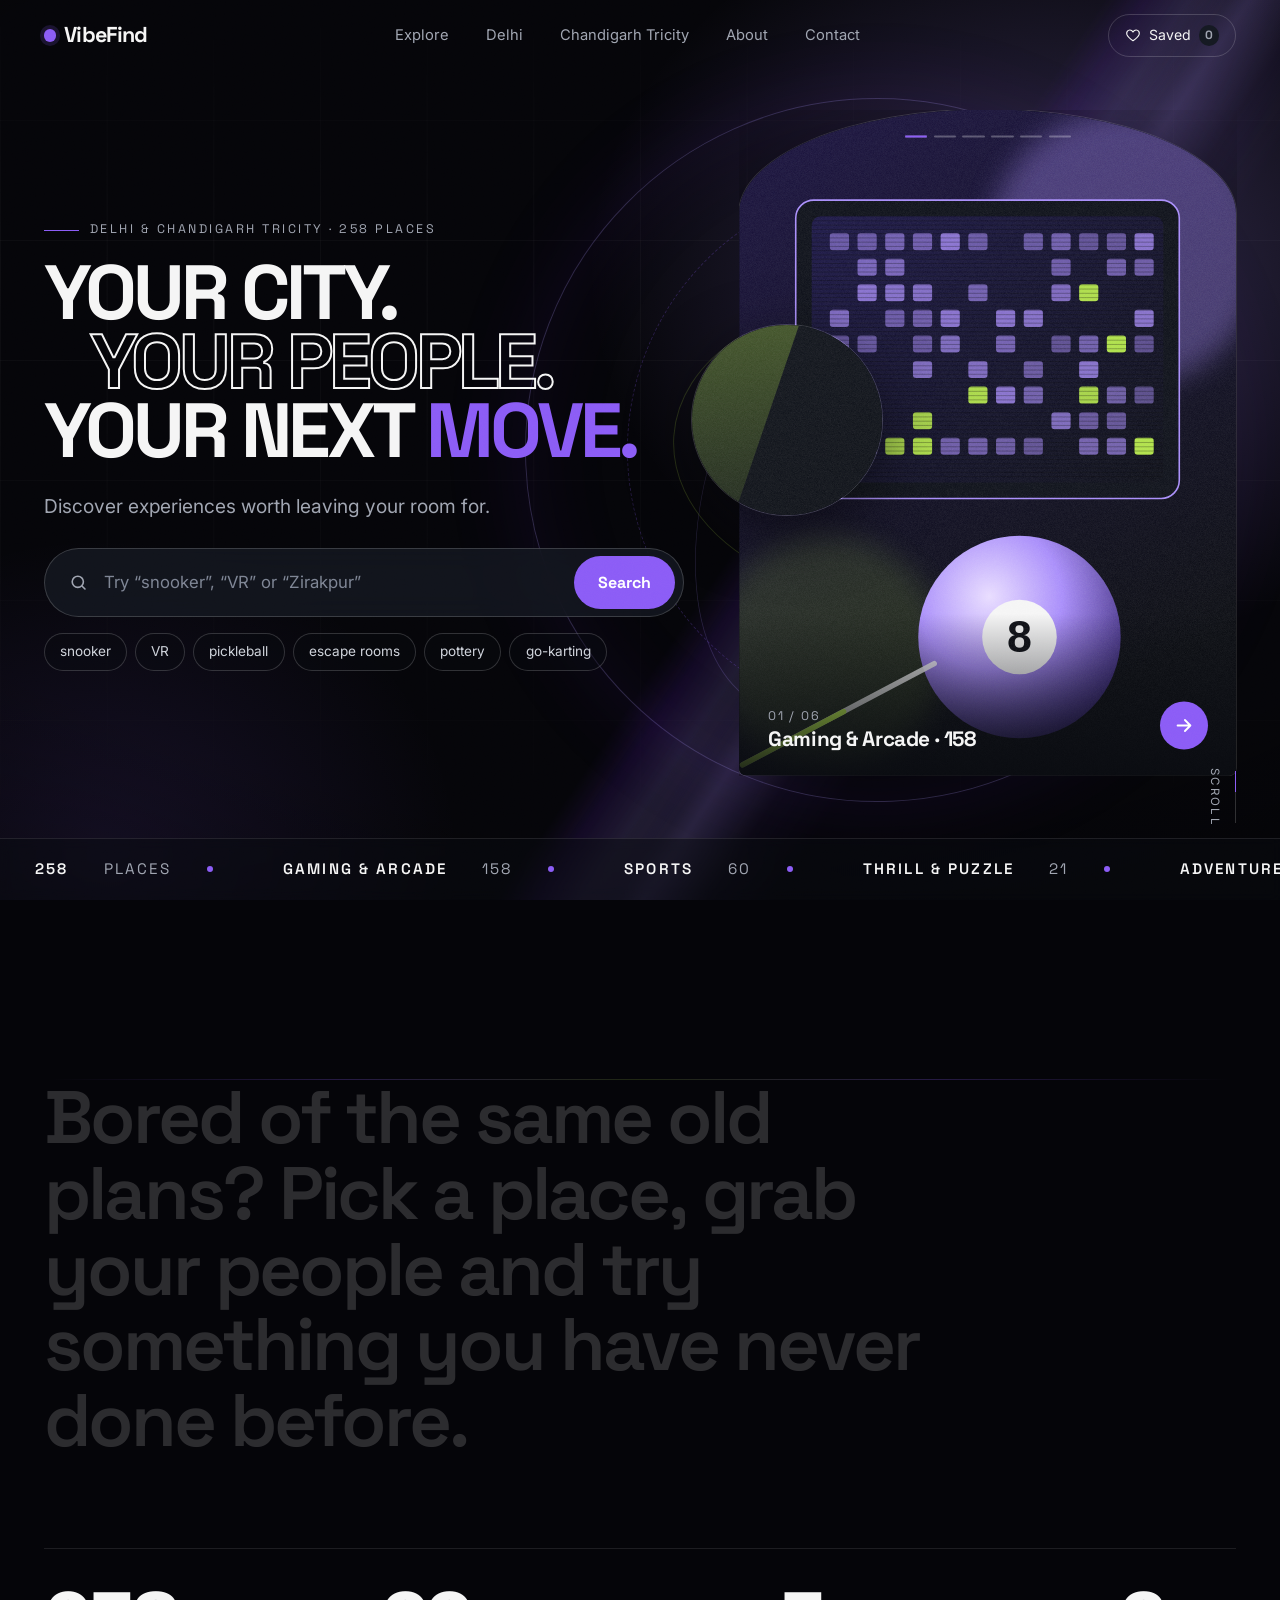
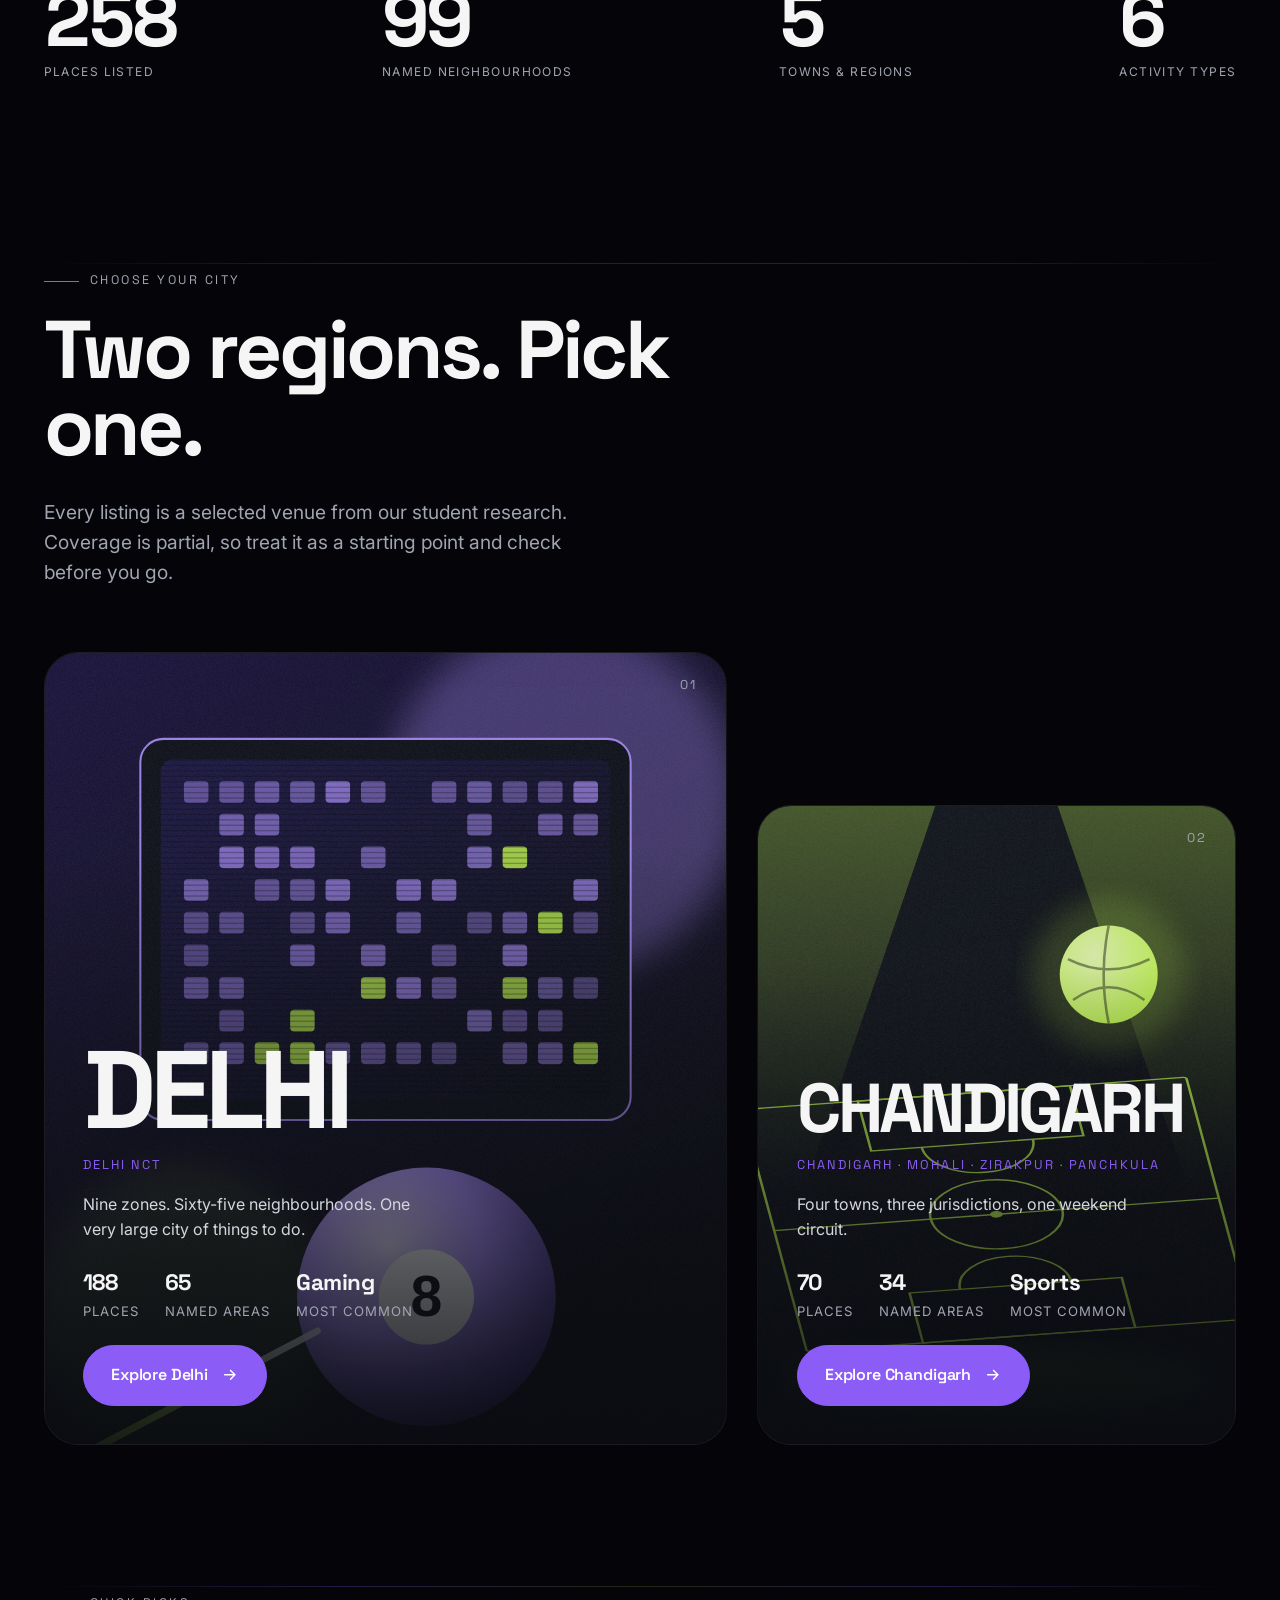
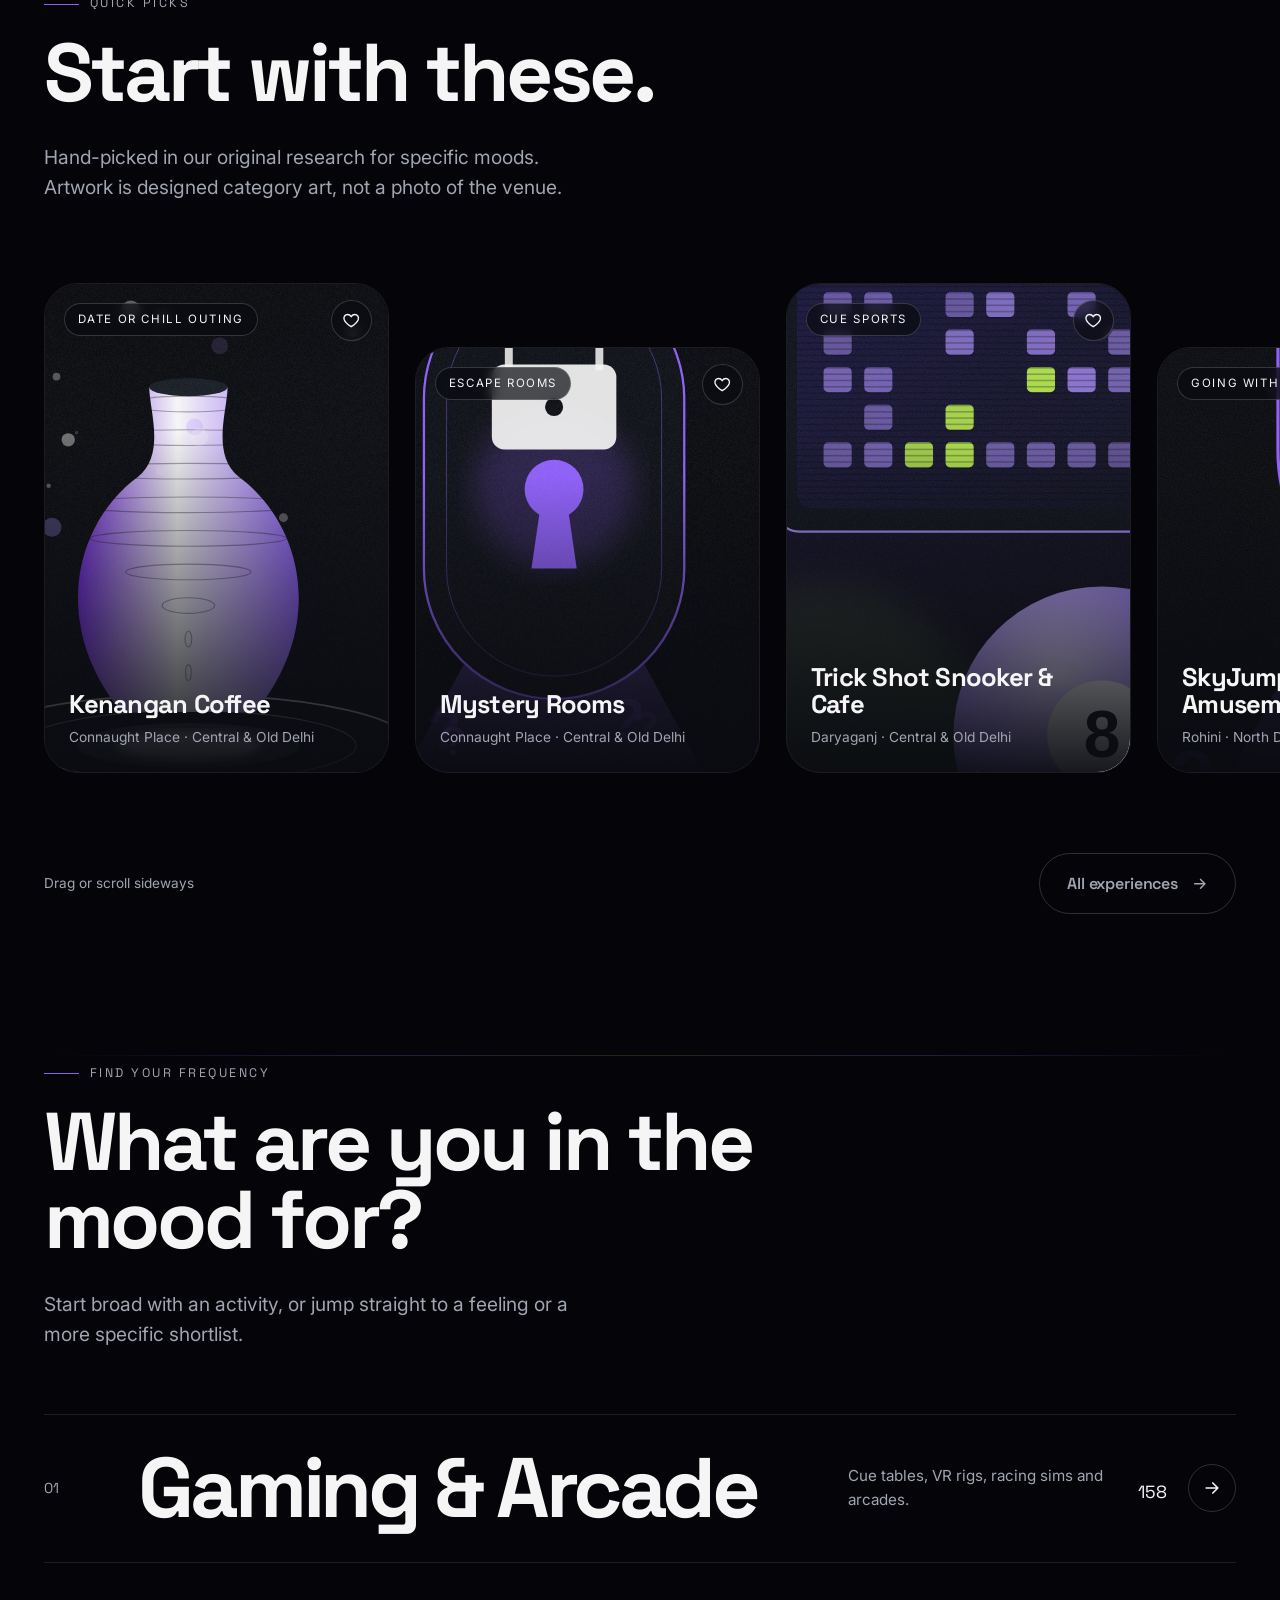
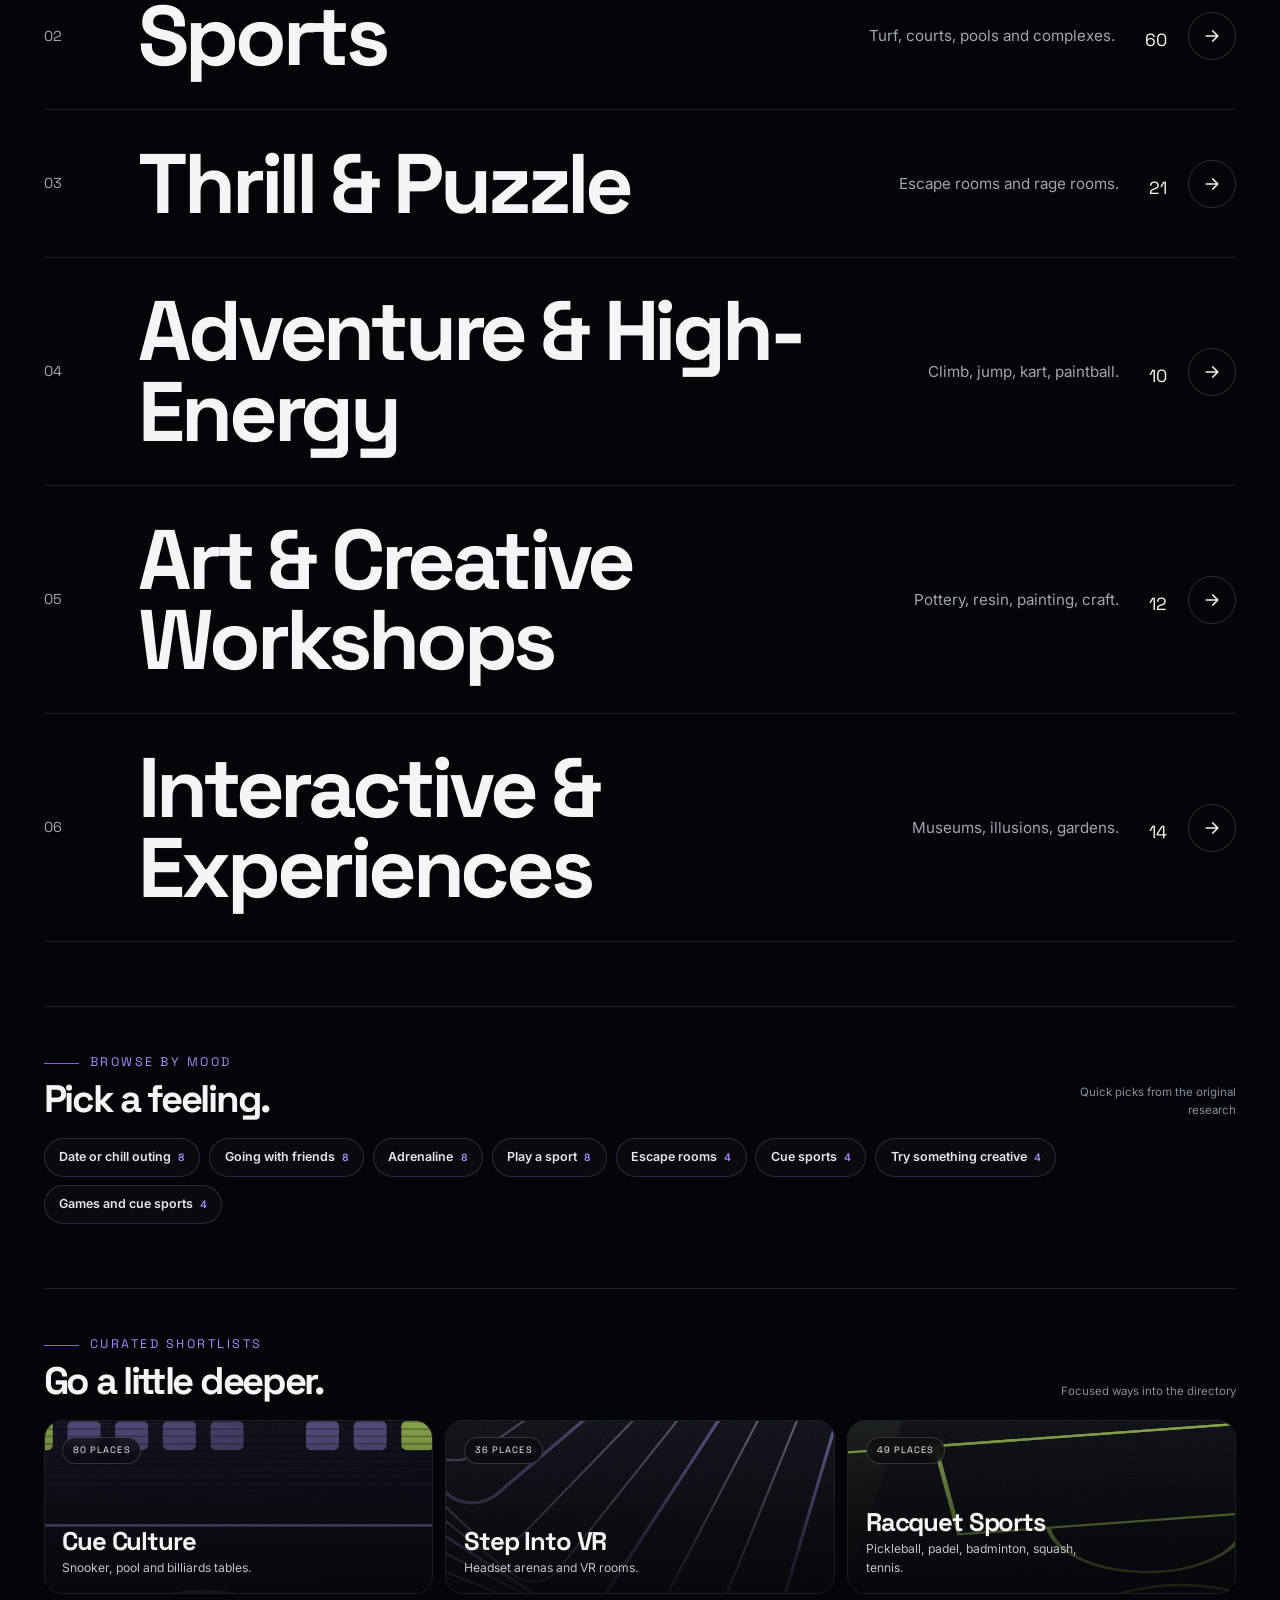
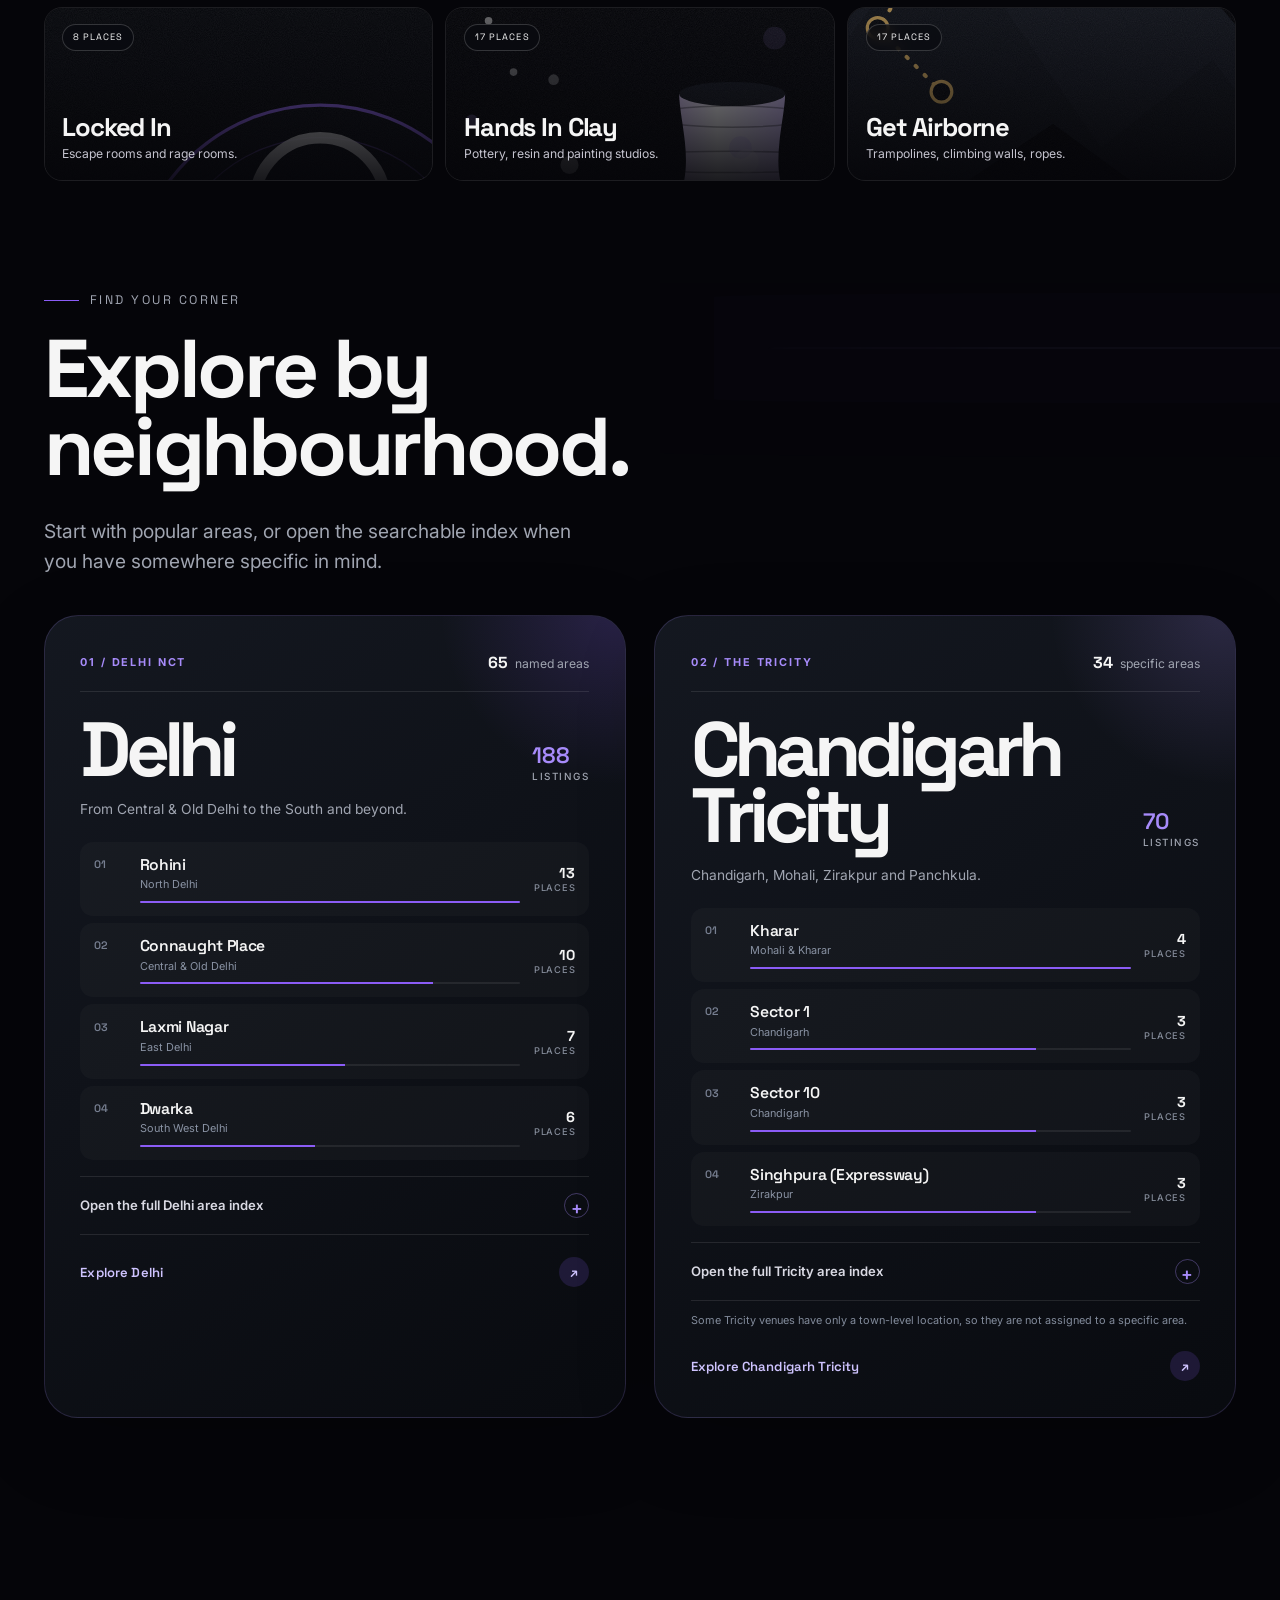
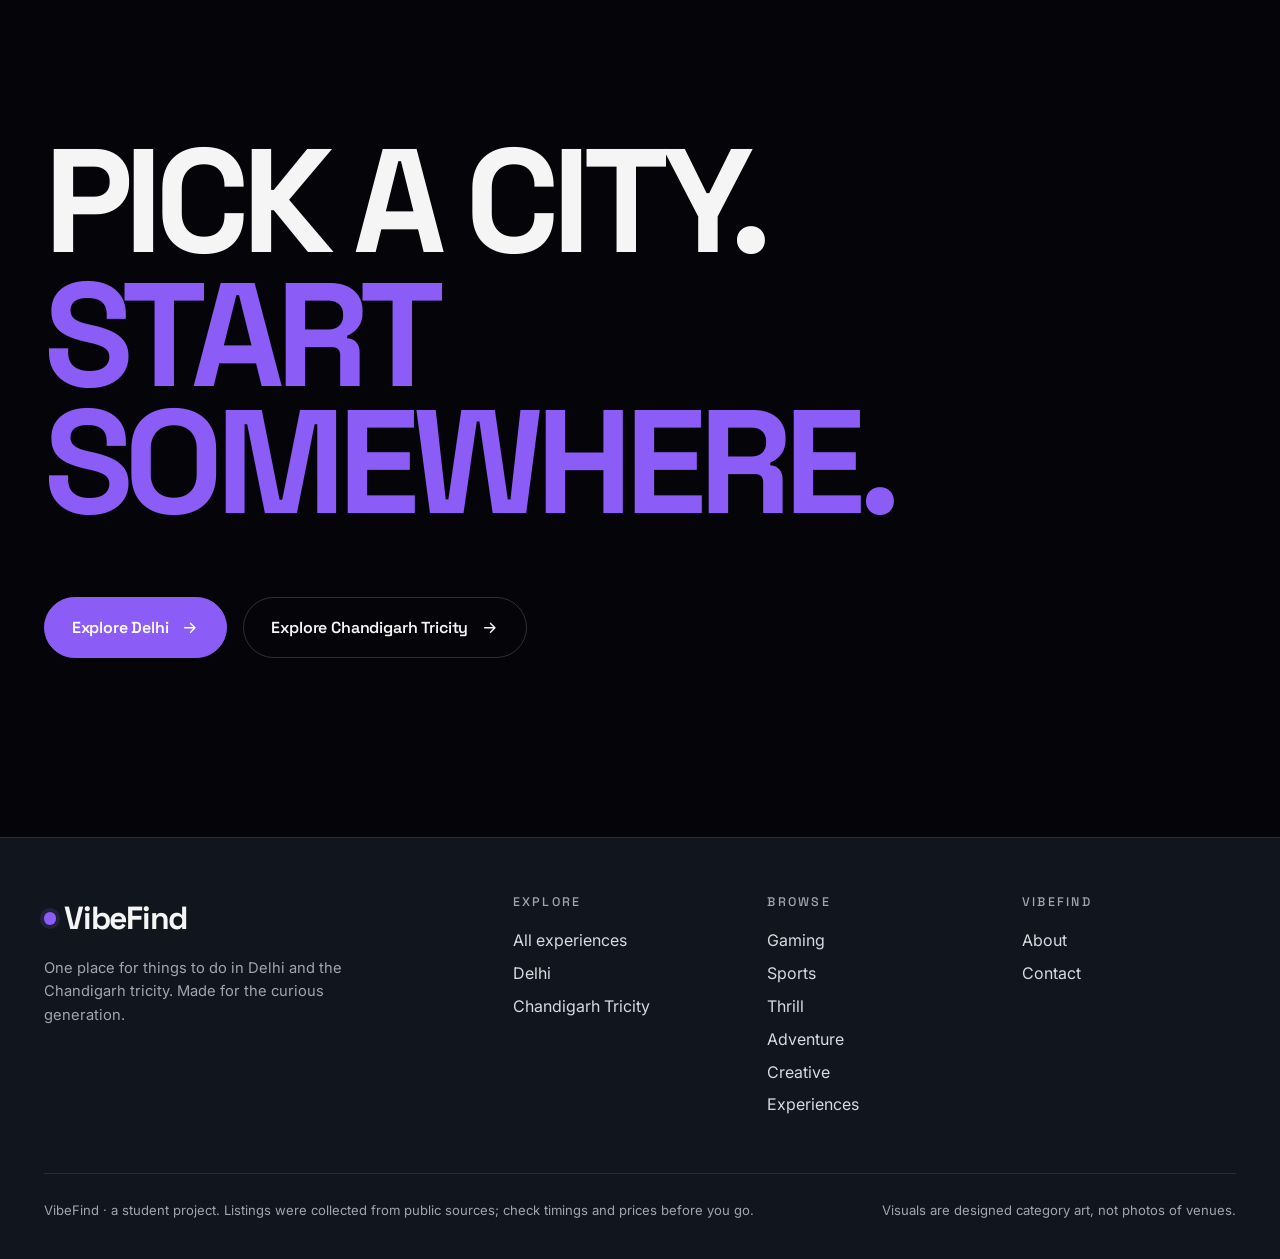
<file: VibeFind/index.html>
<!DOCTYPE html>
<html lang="en">
<head>
<meta charset="UTF-8">
<meta name="viewport" content="width=device-width, initial-scale=1">
<title>VibeFind · Your city. Your people. Your next move. Things to do in Delhi & Chandigarh Tricity</title>
<meta name="description" content="Gaming zones, sports turfs, escape rooms, VR, pottery and more. 258 places to try across Delhi, Chandigarh, Mohali, Zirakpur and Panchkula.">
<meta name="theme-color" content="#090B10">
<script>document.documentElement.classList.add('js')</script>
<link rel="preconnect" href="https://fonts.googleapis.com"><link rel="preconnect" href="https://fonts.gstatic.com" crossorigin>
<link rel="stylesheet" href="https://fonts.googleapis.com/css2?family=Inter:wght@400;500;600&family=Space+Grotesk:wght@500;600;700&display=swap">
<link rel="stylesheet" href="css/tokens.css">
<link rel="stylesheet" href="css/base.css">
<link rel="stylesheet" href="css/layout.css">
<link rel="stylesheet" href="css/components.css">
<link rel="stylesheet" href="css/motion.css">
<link rel="stylesheet" href="css/cinematic.css">
<link rel="stylesheet" href="css/responsive.css">
<link rel="stylesheet" href="css/final.css">
<link rel="stylesheet" href="css/innovations.css">
<link rel="stylesheet" href="css/area-explorer.css">
<link rel="stylesheet" href="css/final-experience.css">
</head>
<body class="page-home">
<main id="main">

<!-- HERO -->
<section class="hero" aria-labelledby="hero-title">
  <div class="hero__bg" data-depth="0.15"></div><div class="hero__grid"></div>
  <div class="hero-beam beam-a" aria-hidden="true"></div><div class="hero-beam beam-b" aria-hidden="true"></div><div class="hero-ring ring-a" aria-hidden="true"></div><div class="hero-ring ring-b" aria-hidden="true"></div>
  <div class="hero__copy">
    <p class="eyebrow" data-intro style="--d:0"><span>Delhi &amp; Chandigarh Tricity · <b id="heroCount" style="font-weight:inherit">258</b> places</span></p>
    <h1 class="hero__title display" id="hero-title" aria-label="Your city. Your people. Your next move.">
      <span class="ln" aria-hidden="true"><span style="--i:0">Your city.</span></span>
      <span class="ln" aria-hidden="true"><span class="out" style="--i:1">Your people.</span></span>
      <span class="ln" aria-hidden="true"><span style="--i:2">Your next <span class="accent">move.</span></span></span>
    </h1>
    <div class="hero__sub">
      <p class="lede" data-intro style="--d:2">Discover experiences worth leaving your room for.</p>
    </div>
    <div class="search" data-intro style="--d:3">
      <form id="searchForm" role="search" autocomplete="off">
        <svg viewBox="0 0 24 24" fill="none" stroke="currentColor" stroke-width="2" stroke-linecap="round" aria-hidden="true"><circle cx="11" cy="11" r="7"/><path d="m20 20-3.500-3.500"/></svg>
        <label class="vh" for="q">Search experiences</label>
        <input id="q" name="q" type="search" placeholder="Try “snooker”, “VR” or “Zirakpur”" role="combobox" aria-expanded="false" aria-controls="suggest" aria-autocomplete="list">
        <button type="submit">Search</button>
      </form>
      <div class="suggest" id="suggest" role="listbox"></div>
    </div>
    <div class="chips" id="chips" data-intro style="--d:4"></div>
  </div>
  <div class="stage" id="stage" data-parallax="0.05">
    <div class="stage__dots" id="stageDots"></div>
    <div class="stage__cap" id="stageCap"><div><span></span><b></b></div><a href="explore.html">
      <svg viewBox="0 0 24 24" width="22" height="22" fill="none" stroke="currentColor" stroke-width="2" stroke-linecap="round" stroke-linejoin="round" aria-hidden="true"><path d="M5 12h14M13 6l6 6-6 6"/></svg></a></div>
  </div>
  <div class="orb" data-depth="0.5" aria-hidden="true"><div class="scene" id="orbScene"></div></div>
  <div class="scroll-cue" aria-hidden="true"><i></i>Scroll</div>
  <div class="hero__foot" aria-hidden="true"><div class="ticker" id="ticker"></div></div>
</section>

<!-- STATEMENT -->
<section class="statement">
  <div class="wrap">
    <p class="big words">Bored of the same old plans? Pick a place, grab your people and try something you have never done before.</p>
    <div class="stats" id="stats"></div>
  </div>
</section>

<!-- CITIES -->
<section class="sec" id="cities" style="padding-top:0">
  <div class="wrap">
    <div class="sec__head"><div><p class="eyebrow" data-reveal>Choose your city</p><h2 class="h2" data-reveal style="--d:1">Two regions. Pick one.</h2></div>
      <p class="lede" data-reveal style="--d:2">Every listing is a selected venue from our student research. Coverage is partial, so treat it as a starting point and check before you go.</p></div>
    <div class="cities" id="cityGrid"></div>
  </div>
</section>

<!-- FEATURED -->
<section class="sec" id="featured" style="padding-top:0">
  <div class="wrap">
    <div class="sec__head"><div><p class="eyebrow" data-reveal>Quick picks</p><h2 class="h2" data-reveal style="--d:1">Start with these.</h2></div>
      <p class="lede" data-reveal style="--d:2">Hand-picked in our original research for specific moods. Artwork is designed category art, not a photo of the venue.</p></div>
    <div class="rail" id="rail" tabindex="0" aria-label="Featured experiences, scroll sideways"></div>
    <div class="rail__hint"><span>Drag or scroll sideways</span><a class="btn" href="explore.html">All experiences <svg viewBox="0 0 24 24" fill="none" stroke="currentColor" stroke-width="2" stroke-linecap="round" stroke-linejoin="round" aria-hidden="true"><path d="M5 12h14M13 6l6 6-6 6"/></svg></a></div>
  </div>
</section>

<!-- DISCOVERY: categories, moods and focused shortlists in one place -->
<section class="sec discovery-mix" id="activities" style="padding-top:0">
  <div class="wrap">
    <div class="sec__head"><div><p class="eyebrow" data-reveal>Find your frequency</p><h2 class="h2" data-reveal style="--d:1">What are you in the mood for?</h2></div>
      <p class="lede" data-reveal style="--d:2">Start broad with an activity, or jump straight to a feeling or a more specific shortlist.</p></div>
    <div class="catlist" id="catlist"></div>
    <div class="discovery-mix__moods" data-reveal>
      <div class="discovery-mix__subhead"><div><p class="eyebrow">Browse by mood</p><h3>Pick a feeling.</h3></div><span>Quick picks from the original research</span></div>
      <div class="moods" id="moods"></div>
    </div>
    <div class="discovery-mix__collections" data-reveal>
      <div class="discovery-mix__subhead"><div><p class="eyebrow">Curated shortlists</p><h3>Go a little deeper.</h3></div><span>Focused ways into the directory</span></div>
      <div class="colls" id="colls"></div>
    </div>
  </div>
  <div class="peek" id="peek" aria-hidden="true"><div class="scene"></div></div>
</section>

<!-- AREA EXPLORER: compact by default, complete when opened -->
<section class="sec area-atlas-section" id="areas" style="padding-top:0">
  <div class="wrap">
    <div class="sec__head area-atlas__heading">
      <div><p class="eyebrow" data-reveal>Find your corner</p><h2 class="h2" data-reveal style="--d:1">Explore by neighbourhood.</h2></div>
      <p class="lede" data-reveal style="--d:2">Start with popular areas, or open the searchable index when you have somewhere specific in mind.</p>
    </div>
    <div class="area-atlas" id="areaAtlas">
      <article class="area-atlas__city area-atlas__city--delhi" data-area-city="delhi" data-reveal>
        <header class="area-atlas__top"><span class="area-atlas__index">01 / DELHI NCT</span><span class="area-atlas__total"><b id="areasN-delhi">65</b> named areas</span></header>
        <div class="area-atlas__headline"><h3>Delhi</h3><span>188 <small>listings</small></span></div>
        <p class="area-atlas__desc">From Central &amp; Old Delhi to the South and beyond.</p>
        <div class="area-atlas__featured" id="areas-delhi" aria-label="Popular Delhi areas"></div>
        <details class="area-atlas__all"><summary><span>Open the full Delhi area index</span><span class="area-atlas__plus" aria-hidden="true">+</span></summary>
          <div class="area-atlas__allbody"><label class="area-atlas__search"><span class="vh">Search Delhi areas</span><span aria-hidden="true">⌕</span><input type="search" data-area-search="delhi" placeholder="Search 65 areas" autocomplete="off"></label><div class="area-atlas__list" data-area-list="delhi"></div><p class="area-atlas__none" data-area-none="delhi" hidden>No areas match that search.</p></div>
        </details>
        <a class="area-atlas__citylink" href="delhi.html">Explore Delhi <span aria-hidden="true">↗</span></a>
      </article>
      <article class="area-atlas__city area-atlas__city--tricity" data-area-city="tricity" data-reveal>
        <header class="area-atlas__top"><span class="area-atlas__index">02 / THE TRICITY</span><span class="area-atlas__total"><b id="areasN-tricity">34</b> specific areas</span></header>
        <div class="area-atlas__headline"><h3>Chandigarh<br>Tricity</h3><span>70 <small>listings</small></span></div>
        <p class="area-atlas__desc">Chandigarh, Mohali, Zirakpur and Panchkula.</p>
        <div class="area-atlas__featured" id="areas-tricity" aria-label="Popular Chandigarh Tricity areas"></div>
        <details class="area-atlas__all"><summary><span>Open the full Tricity area index</span><span class="area-atlas__plus" aria-hidden="true">+</span></summary>
          <div class="area-atlas__allbody"><label class="area-atlas__search"><span class="vh">Search Tricity areas</span><span aria-hidden="true">⌕</span><input type="search" data-area-search="tricity" placeholder="Search Chandigarh, Mohali, Zirakpur..." autocomplete="off"></label><div class="area-atlas__list" data-area-list="tricity"></div><p class="area-atlas__none" data-area-none="tricity" hidden>No areas match that search.</p></div>
        </details>
        <p class="area-atlas__note">Some Tricity venues have only a town-level location, so they are not assigned to a specific area.</p>
        <a class="area-atlas__citylink" href="chandigarh.html">Explore Chandigarh Tricity <span aria-hidden="true">↗</span></a>
      </article>
    </div>
  </div>
</section>

<!-- CTA -->
<section class="cta">
  <div class="wrap">
    <h2 class="display" data-split aria-label="Pick a city. Start somewhere.">
      <span class="ln" aria-hidden="true"><span style="--i:0">Pick a city.</span></span>
      <span class="ln" aria-hidden="true"><span class="accent" style="--i:1">Start somewhere.</span></span>
    </h2>
    <div class="cta__row"><a class="btn btn--solid" href="delhi.html">Explore Delhi <svg viewBox="0 0 24 24" fill="none" stroke="currentColor" stroke-width="2" stroke-linecap="round" stroke-linejoin="round" aria-hidden="true"><path d="M5 12h14M13 6l6 6-6 6"/></svg></a>
      <a class="btn" href="chandigarh.html">Explore Chandigarh Tricity <svg viewBox="0 0 24 24" fill="none" stroke="currentColor" stroke-width="2" stroke-linecap="round" stroke-linejoin="round" aria-hidden="true"><path d="M5 12h14M13 6l6 6-6 6"/></svg></a></div>
  </div>
</section>
</main>
<noscript><p style="padding:2rem;text-align:center">VibeFind needs JavaScript to show its listings. <a href="explore.html" style="color:#C6FF4D">Open Explore</a></p></noscript>

<script src="js/data/config.js" defer></script>
<script src="js/data/experiences.js" defer></script>
<script src="js/data/photos.js" defer></script>
<script src="js/core/utils.js" defer></script>
<script src="js/core/wishlist.js" defer></script>
<script src="js/core/store.js" defer></script>
<script src="js/ui/scenes.js" defer></script>
<script src="js/ui/cards.js" defer></script>
<script src="js/ui/nav.js" defer></script>
<script src="js/motion/reveal.js" defer></script>
<script src="js/motion/parallax.js" defer></script>
<script src="js/motion/cursor.js" defer></script>
<script src="js/motion/transitions.js" defer></script>
<script src="js/motion/polish.js" defer></script>
<script src="js/motion/shuffle.js" defer></script>
<script src="js/pages/home.js" defer></script>
</body>
</html>
</file>
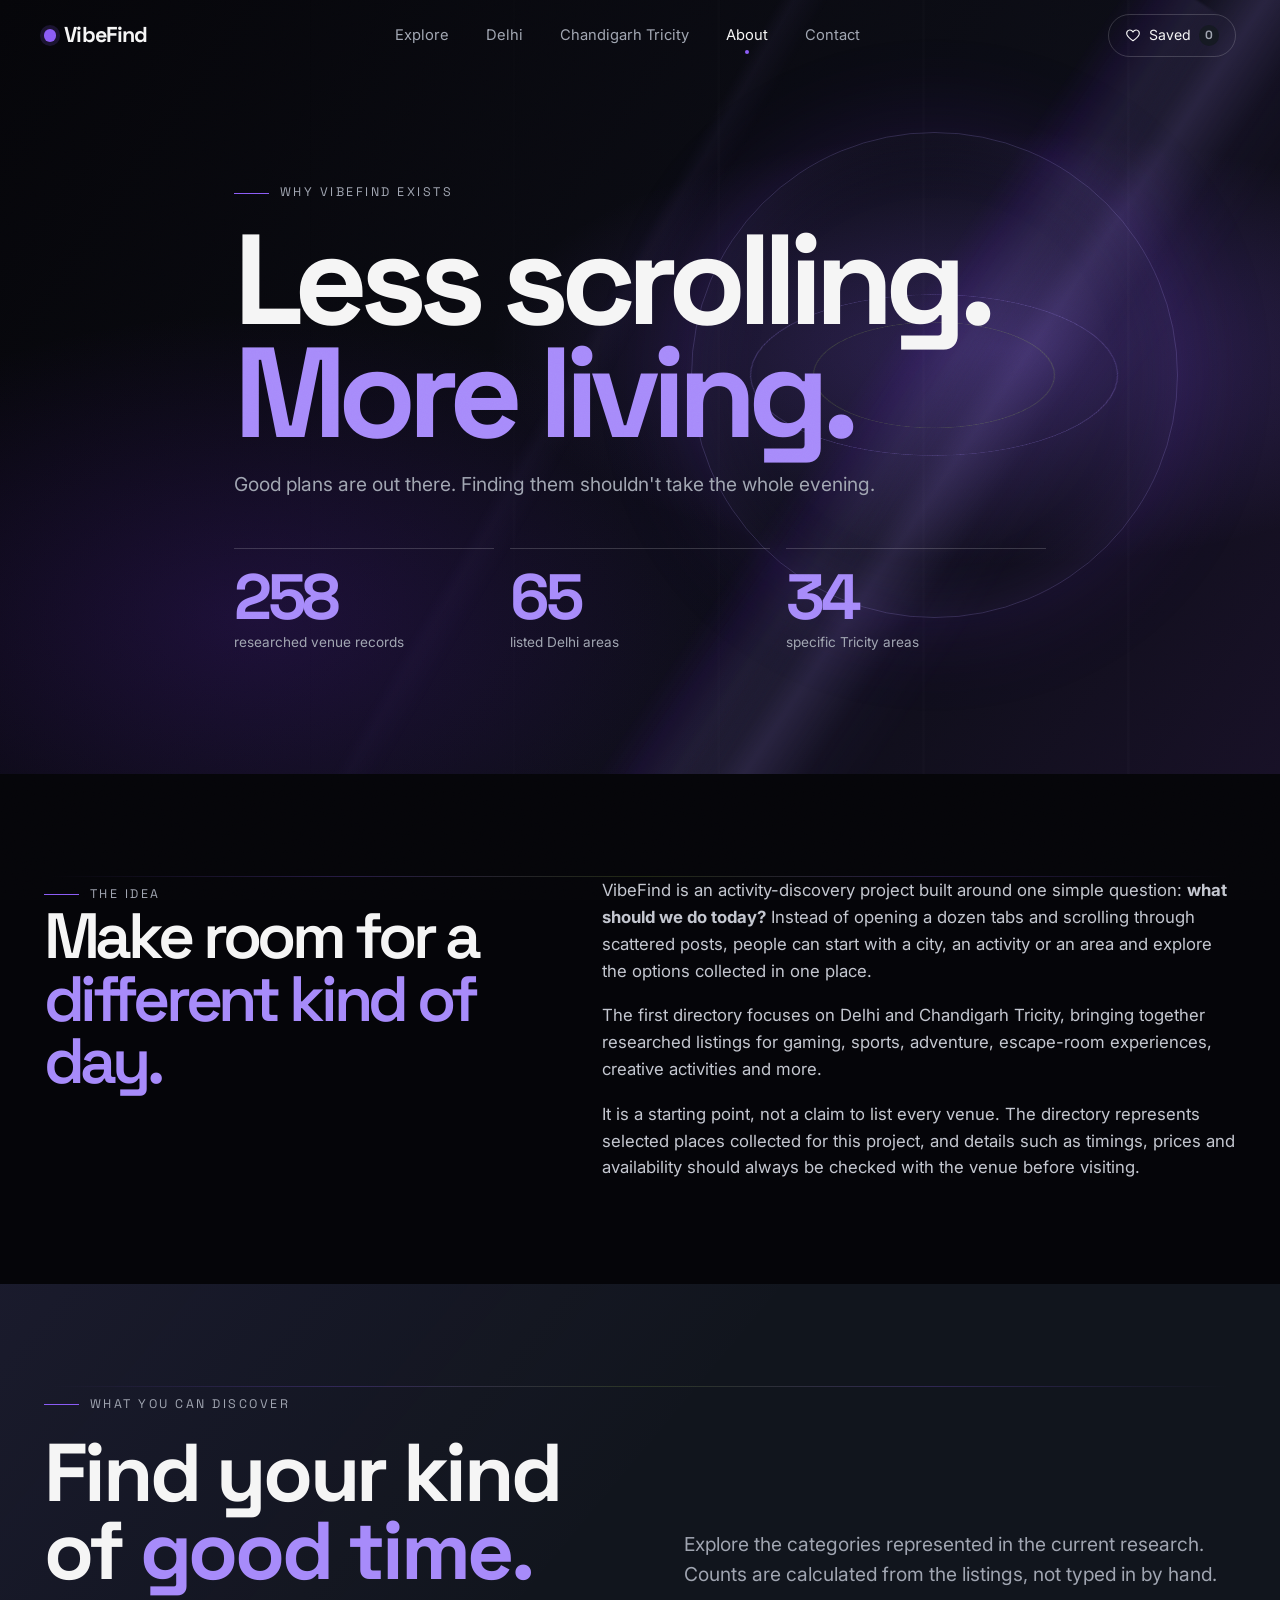
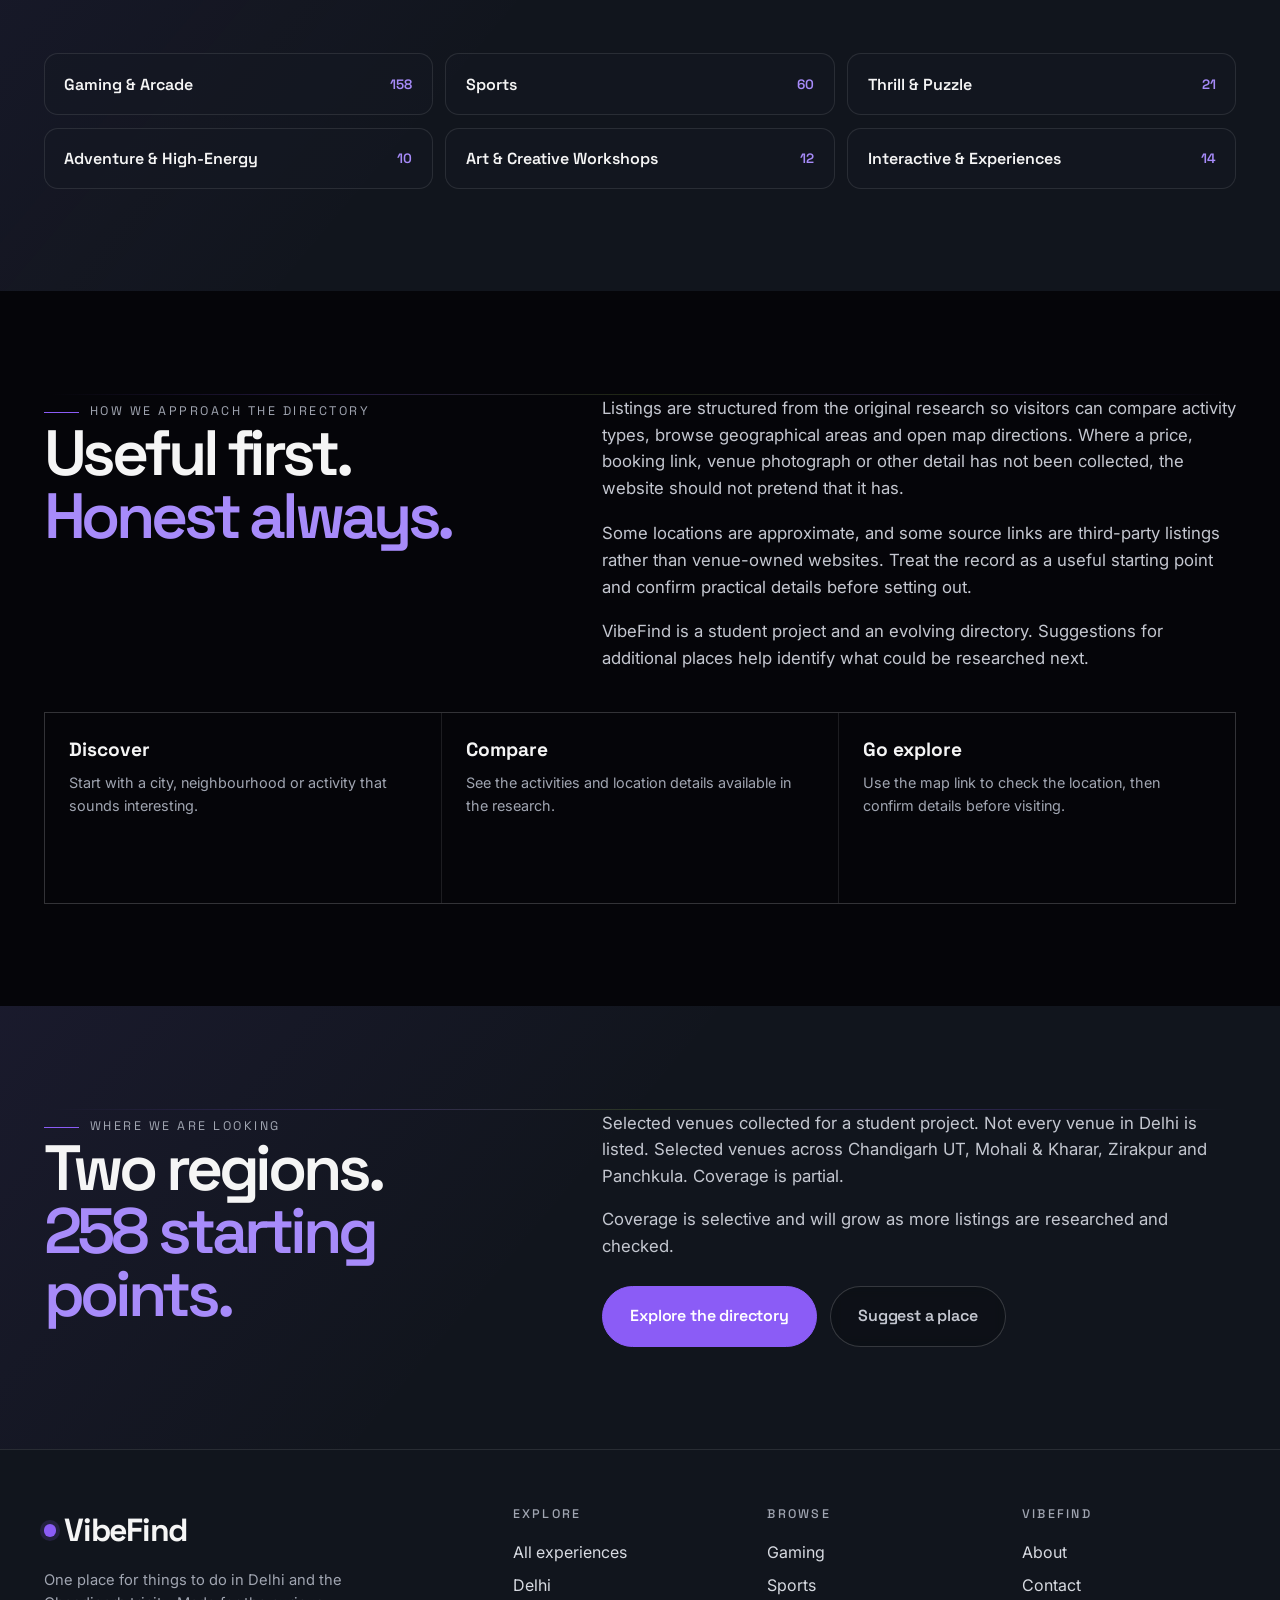
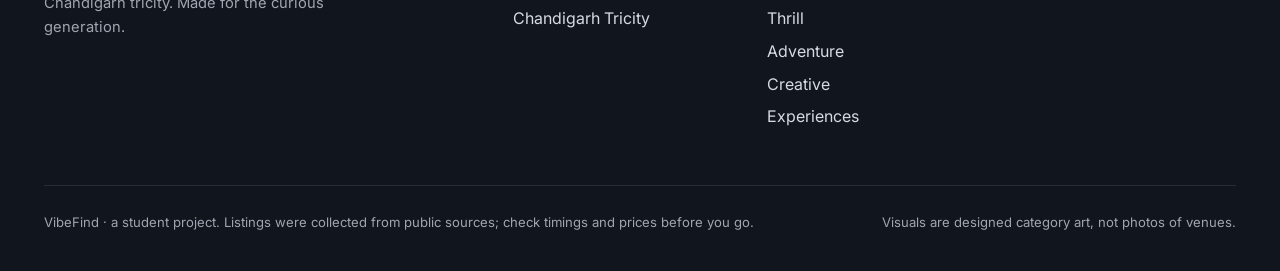
<file: VibeFind/about.html>
<!DOCTYPE html>
<html lang="en">
<head>
<title>About VibeFind · Discover more</title>
<meta name="description" content="The idea behind VibeFind: making it easier to discover activities and experiences across Delhi and Chandigarh Tricity.">
<meta charset="UTF-8">
<meta name="viewport" content="width=device-width, initial-scale=1">
<meta name="theme-color" content="#090B10">
<script>document.documentElement.classList.add('js')</script>
<link rel="preconnect" href="https://fonts.googleapis.com">
<link rel="preconnect" href="https://fonts.gstatic.com" crossorigin>
<link rel="stylesheet" href="https://fonts.googleapis.com/css2?family=Inter:wght@400;500;600;700&family=Space+Grotesk:wght@400;500;600;700&display=swap">
<link rel="stylesheet" href="css/tokens.css">
<link rel="stylesheet" href="css/base.css">
<link rel="stylesheet" href="css/layout.css">
<link rel="stylesheet" href="css/components.css">
<link rel="stylesheet" href="css/motion.css">
<link rel="stylesheet" href="css/cinematic.css">
<link rel="stylesheet" href="css/responsive.css">
<link rel="stylesheet" href="css/detail-pages.css">
<link rel="stylesheet" href="css/final.css">
<link rel="stylesheet" href="css/innovations.css">
<link rel="stylesheet" href="css/final-experience.css">
</head>
<body class="page-about" data-page="about">
<main id="main">
  <section class="story-hero">
    <div class="story-hero__visual"></div><div class="story-hero__orb" aria-hidden="true"></div>
    <div class="wrap story-hero__copy">
      <p class="eyebrow" data-reveal>Why VibeFind exists</p>
      <h1 data-reveal>Less scrolling.<br><em>More living.</em></h1>
      <p class="lede" data-reveal>Good plans are out there. Finding them shouldn't take the whole evening.</p>
      <div class="story-stats" id="aboutStats" data-reveal></div>
    </div>
  </section>
  <section class="story-block">
    <div class="wrap story-split">
      <div><p class="eyebrow" data-reveal>The idea</p><h2 class="story-big" data-reveal>Make room for a <em>different kind of day.</em></h2></div>
      <div class="story-copy" data-reveal>
        <p>VibeFind is an activity-discovery project built around one simple question: <strong>what should we do today?</strong> Instead of opening a dozen tabs and scrolling through scattered posts, people can start with a city, an activity or an area and explore the options collected in one place.</p>
        <p>The first directory focuses on Delhi and Chandigarh Tricity, bringing together researched listings for gaming, sports, adventure, escape-room experiences, creative activities and more.</p>
        <p>It is a starting point, not a claim to list every venue. The directory represents selected places collected for this project, and details such as timings, prices and availability should always be checked with the venue before visiting.</p>
      </div>
    </div>
  </section>
  <section class="story-block story-block--alt">
    <div class="wrap">
      <div class="sec__head"><div><p class="eyebrow" data-reveal>What you can discover</p><h2 class="h2" data-reveal>Find your kind<br>of <span class="accent-v">good time.</span></h2></div><p class="lede" data-reveal>Explore the categories represented in the current research. Counts are calculated from the listings, not typed in by hand.</p></div>
      <div class="story-cats" id="aboutCategories"></div>
    </div>
  </section>
  <section class="story-block">
    <div class="wrap story-split">
      <div><p class="eyebrow" data-reveal>How we approach the directory</p><h2 class="story-big" data-reveal>Useful first.<br><em>Honest always.</em></h2></div>
      <div class="story-copy" data-reveal>
        <p>Listings are structured from the original research so visitors can compare activity types, browse geographical areas and open map directions. Where a price, booking link, venue photograph or other detail has not been collected, the website should not pretend that it has.</p>
        <p>Some locations are approximate, and some source links are third-party listings rather than venue-owned websites. Treat the record as a useful starting point and confirm practical details before setting out.</p>
        <p>VibeFind is a student project and an evolving directory. Suggestions for additional places help identify what could be researched next.</p>
      </div>
    </div>
    <div class="wrap"><div class="story-principles" data-reveal>
      <div class="story-principle"><b>Discover</b><p>Start with a city, neighbourhood or activity that sounds interesting.</p></div>
      <div class="story-principle"><b>Compare</b><p>See the activities and location details available in the research.</p></div>
      <div class="story-principle"><b>Go explore</b><p>Use the map link to check the location, then confirm details before visiting.</p></div>
    </div></div>
  </section>
  <section class="story-block story-block--alt">
    <div class="wrap story-split">
      <div><p class="eyebrow" data-reveal>Where we are looking</p><h2 class="story-big" data-reveal>Two regions.<br><em>258 starting points.</em></h2></div>
      <div class="story-copy" data-reveal><p id="aboutCoverage"></p><p style="margin-top:1rem">Coverage is selective and will grow as more listings are researched and checked.</p><div class="form-actions" style="margin-top:1.6rem"><a class="btn btn--solid" href="explore.html">Explore the directory</a><a class="btn btn--ghost" href="contact.html">Suggest a place</a></div></div>
    </div>
  </section>
</main>
<noscript><p style="padding:2rem">Enable JavaScript to view live directory statistics.</p></noscript>
<script src="js/data/config.js" defer></script>
<script src="js/data/experiences.js" defer></script>
<script src="js/data/photos.js" defer></script>
<script src="js/core/utils.js" defer></script>
<script src="js/core/wishlist.js" defer></script>
<script src="js/core/store.js" defer></script>
<script src="js/ui/scenes.js" defer></script>
<script src="js/ui/cards.js" defer></script>
<script src="js/ui/nav.js" defer></script>
<script src="js/motion/reveal.js" defer></script>
<script src="js/motion/parallax.js" defer></script>
<script src="js/motion/cursor.js" defer></script>
<script src="js/motion/transitions.js" defer></script>
<script src="js/motion/polish.js" defer></script>
<script src="js/motion/shuffle.js" defer></script>
<script src="js/pages/about.js" defer></script>
</body>
</html>
</file>
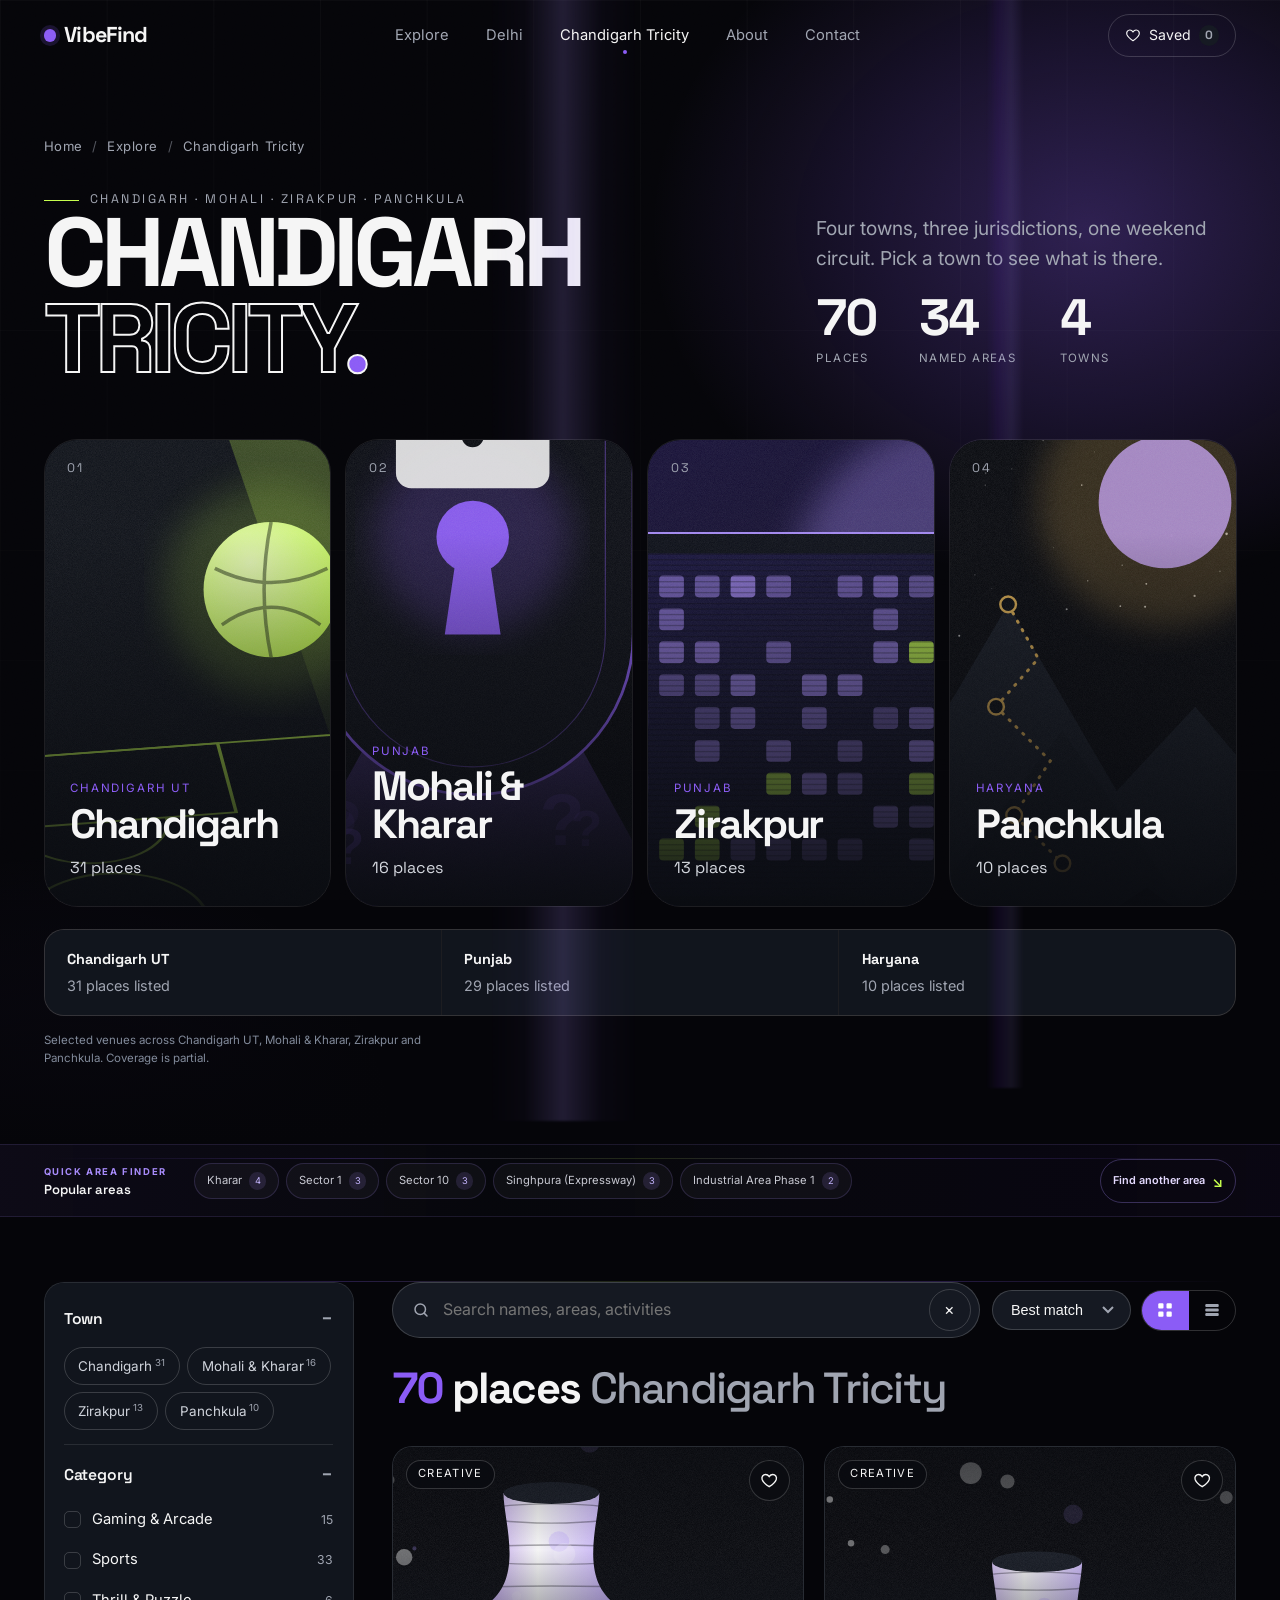
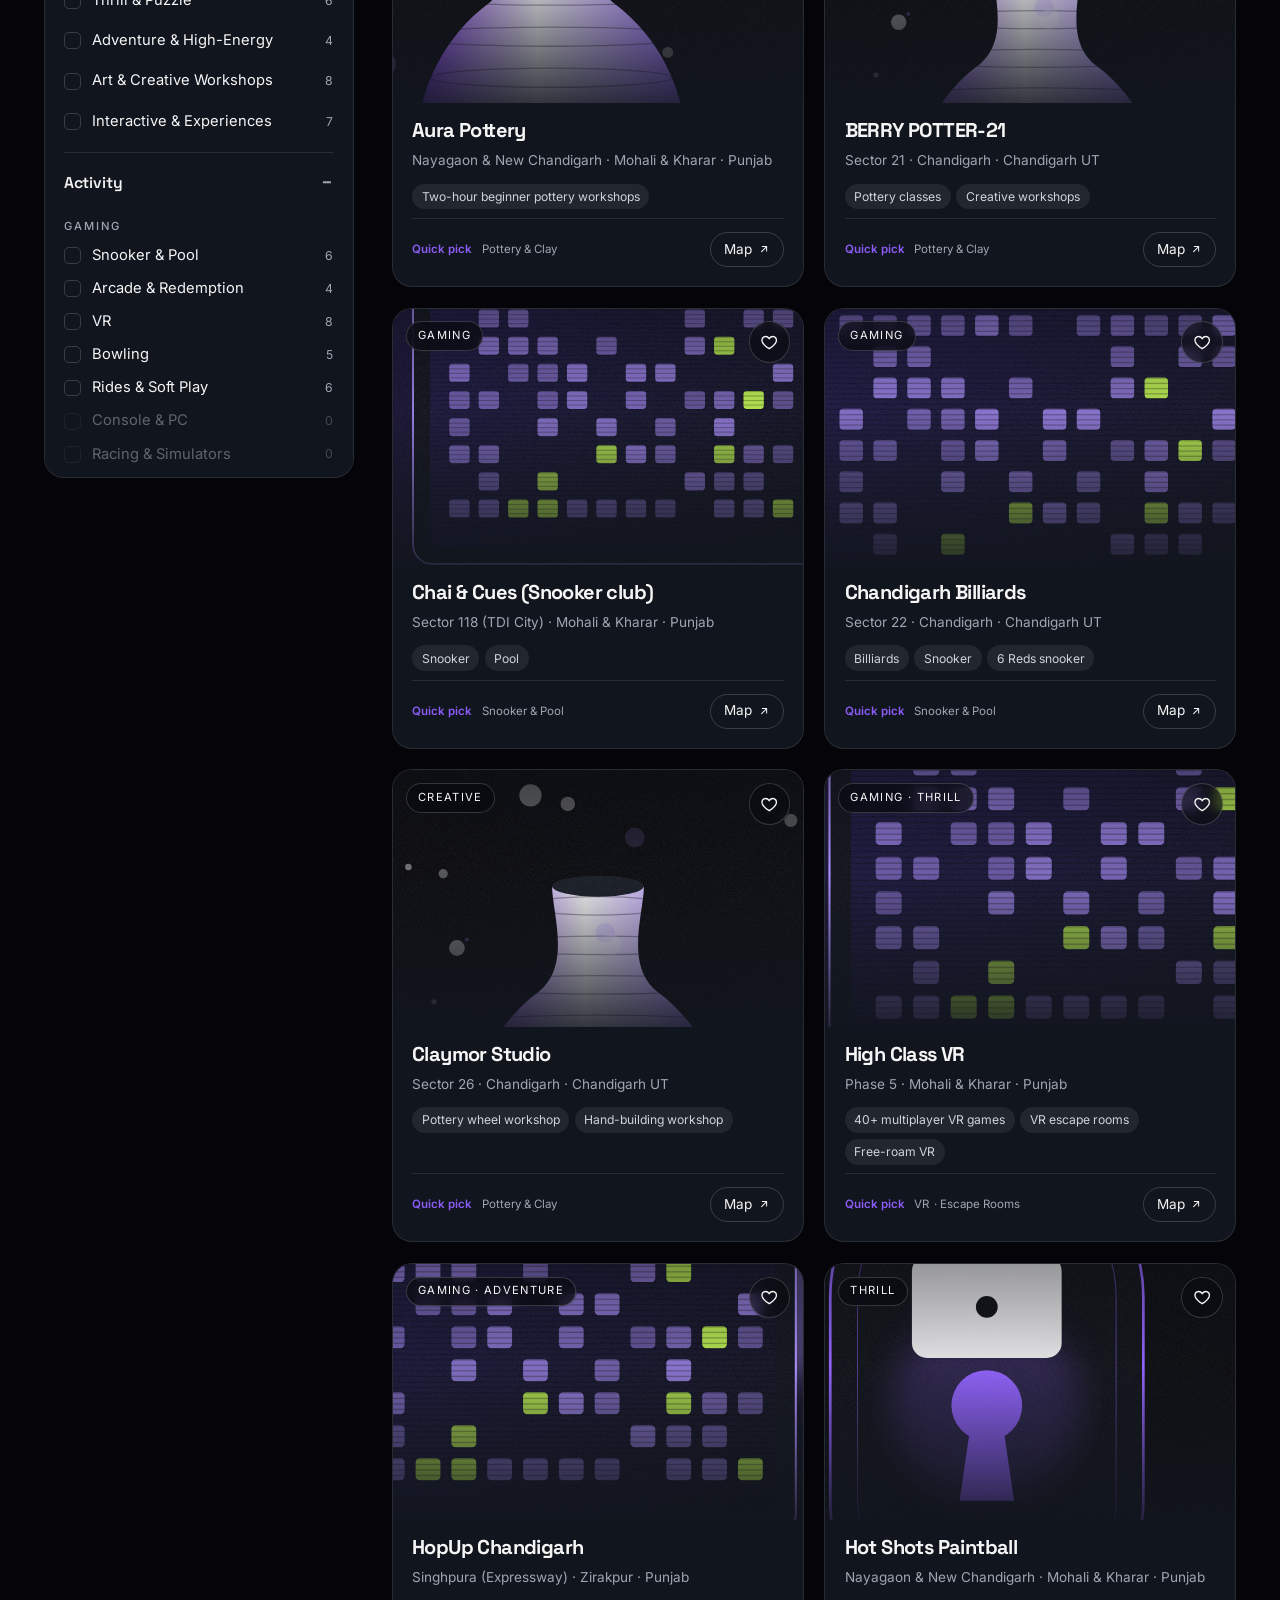
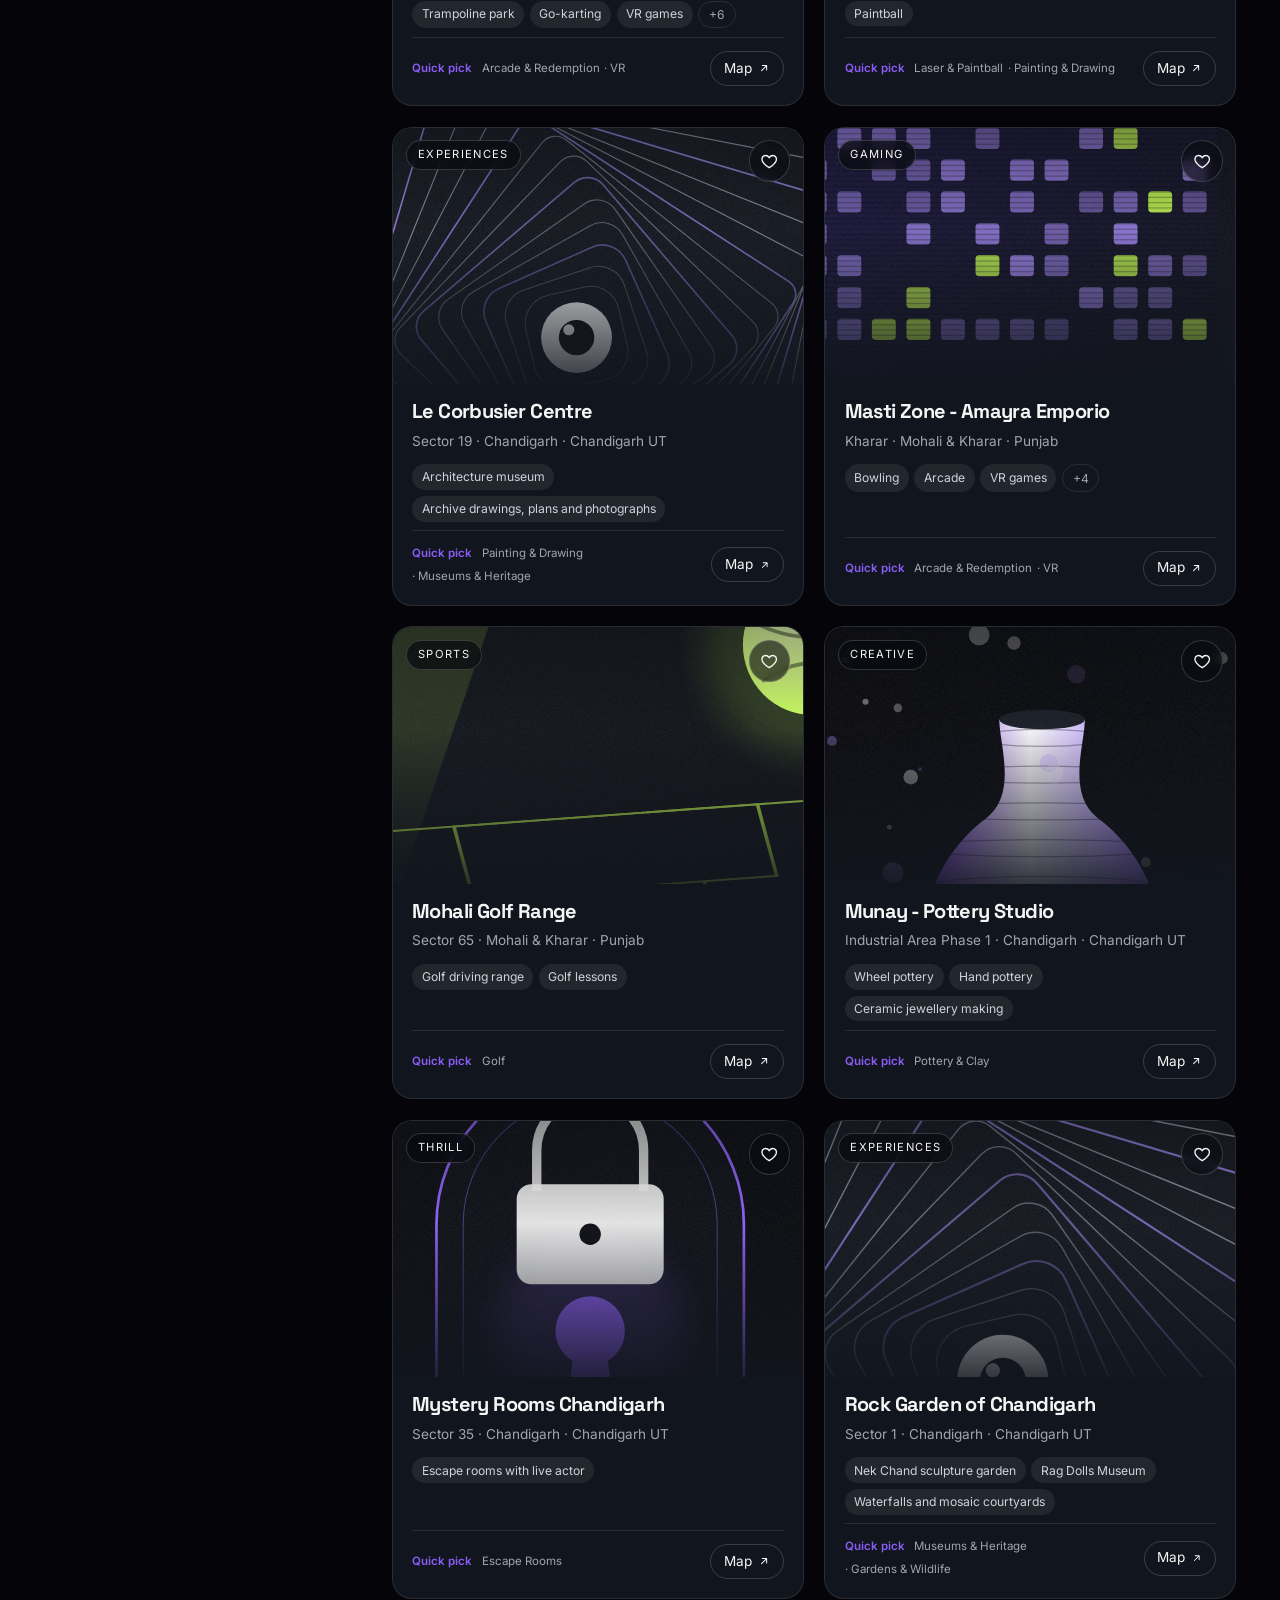
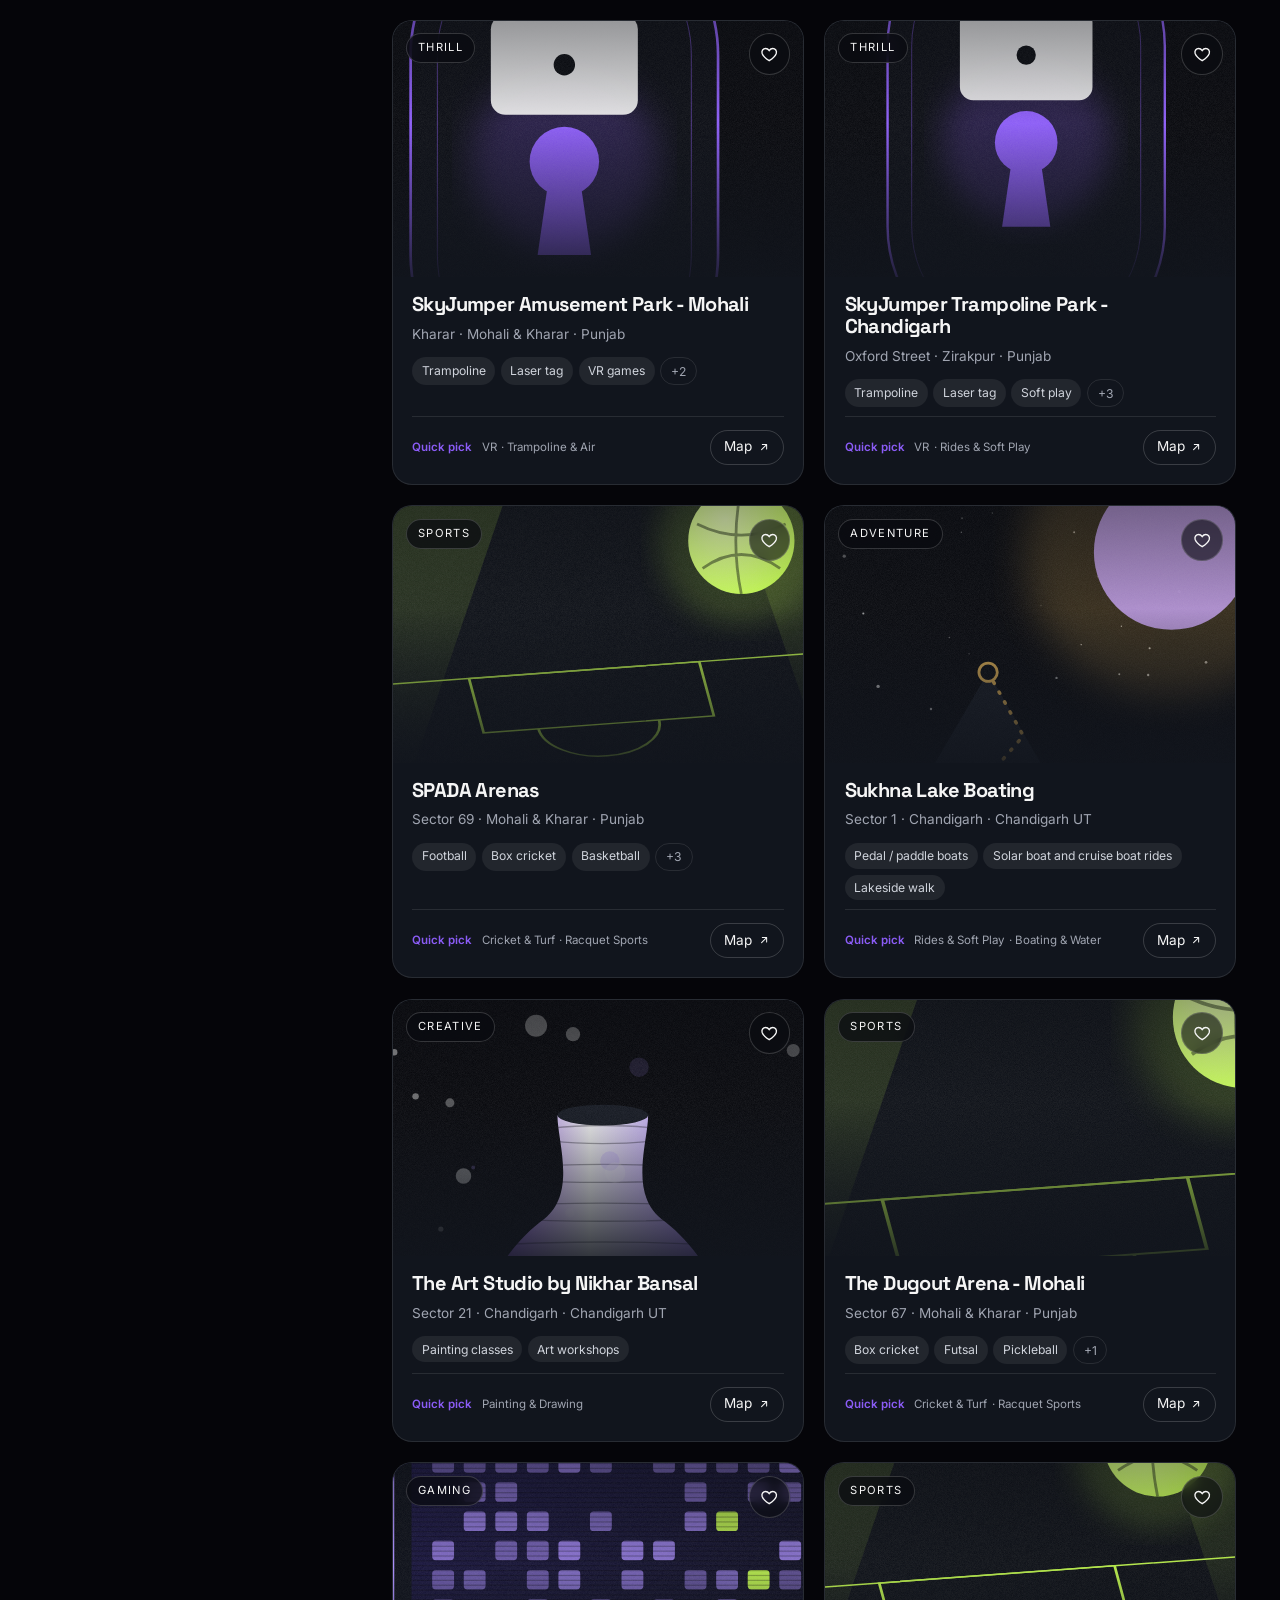
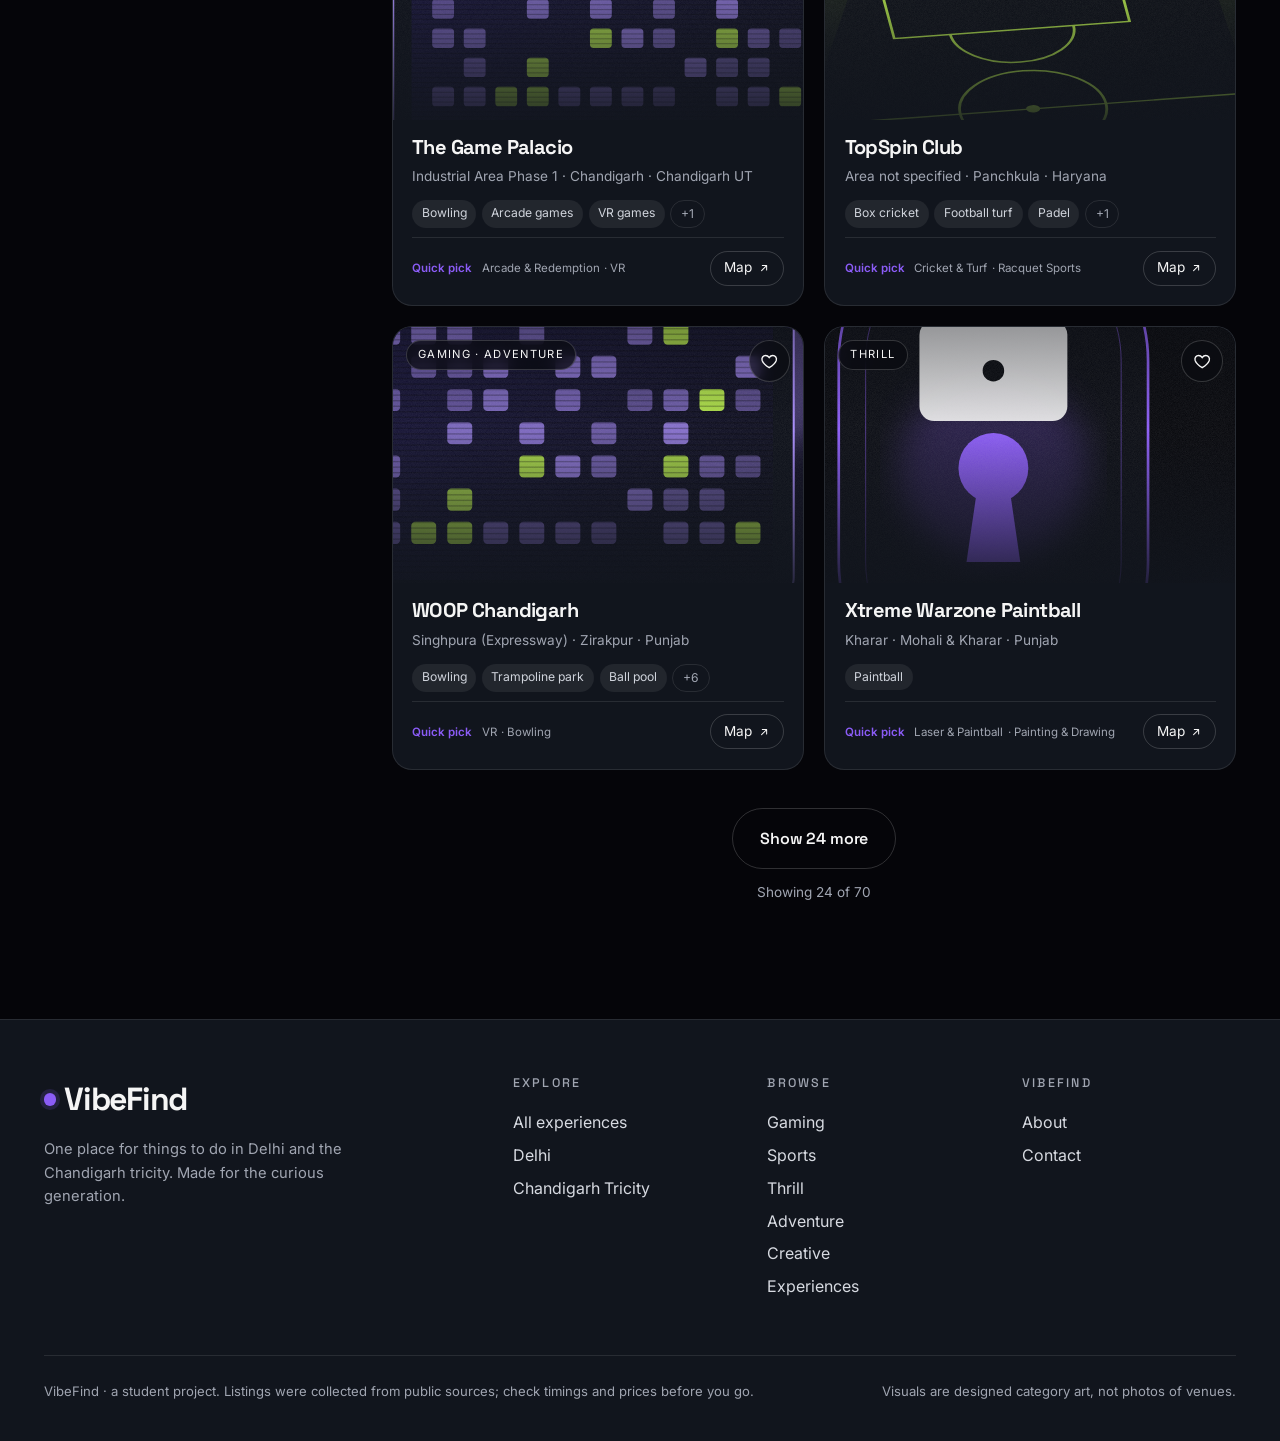
<file: VibeFind/chandigarh.html>
<!DOCTYPE html>
<html lang="en">
<head>
<meta charset="UTF-8">
<meta name="viewport" content="width=device-width, initial-scale=1">
<title>Chandigarh Tricity · VibeFind</title>
<meta name="description" content="Things to do across Chandigarh, Mohali, Kharar, Zirakpur and Panchkula: 70 listed gaming zones, sports venues, workshops and more.">
<meta name="theme-color" content="#090B10">
<script>document.documentElement.classList.add('js')</script>
<link rel="preconnect" href="https://fonts.googleapis.com"><link rel="preconnect" href="https://fonts.gstatic.com" crossorigin>
<link rel="stylesheet" href="https://fonts.googleapis.com/css2?family=Inter:wght@400;500;600&family=Space+Grotesk:wght@500;600;700&display=swap">
<link rel="stylesheet" href="css/tokens.css">
<link rel="stylesheet" href="css/base.css">
<link rel="stylesheet" href="css/layout.css">
<link rel="stylesheet" href="css/components.css">
<link rel="stylesheet" href="css/directory.css">
<link rel="stylesheet" href="css/motion.css">
<link rel="stylesheet" href="css/cinematic.css">
<link rel="stylesheet" href="css/responsive.css">
<link rel="stylesheet" href="css/final.css">
<link rel="stylesheet" href="css/innovations.css">
<link rel="stylesheet" href="css/area-explorer.css">
<link rel="stylesheet" href="css/final-experience.css">
</head>
<body class="page-city page-tricity" data-city="tricity">
<main id="main">
<section class="phero thero"><div class="phero__bg"></div><div class="phero__grid"></div>
<div class="wrap"><nav class="crumbs" aria-label="Breadcrumb" data-intro><a href="index.html">Home</a><i>/</i><a href="explore.html">Explore</a><i>/</i><span>Chandigarh Tricity</span></nav>
<div class="thero__top"><div><p class="eyebrow" data-intro style="--d:1">Chandigarh · Mohali · Zirakpur · Panchkula</p>
<h1 class="ptitle" aria-label="Chandigarh tricity."><span class="ln" aria-hidden="true"><span style="--i:0">Chandigarh</span></span><span class="ln" aria-hidden="true"><span class="out" style="--i:1">Tricity<span class="accent">.</span></span></span></h1></div>
<div data-intro style="--d:2"><p class="lede">Four towns, three jurisdictions, one weekend circuit. Pick a town to see what is there.</p><div class="pstats" id="pstats"></div></div></div>
<div class="regions" id="regions" data-intro style="--d:3"></div>
<div class="tnote" id="tnote" data-intro style="--d:4"></div><p class="coverage-inline" id="coverageNote"></p></div></section>
<section class="strip" aria-label="Popular neighbourhoods"><div class="wrap strip__wrap">
  <div class="strip__intro"><span class="strip__lab">QUICK AREA FINDER</span><strong>Popular areas</strong></div>
  <div class="strip__row" id="stripRow" aria-label="Choose a popular area"></div>
  <button class="strip__all" type="button" data-open-all-areas>Find another area <span aria-hidden="true">↘</span></button>
</div></section>
<section class="dirsec" id="directory" aria-label="Directory"><div class="wrap"><div id="dirRoot"></div></div></section>
<noscript><p style="padding:2rem;text-align:center">The directory needs JavaScript.</p></noscript>
</main>
<script src="js/data/config.js" defer></script>
<script src="js/data/experiences.js" defer></script>
<script src="js/data/photos.js" defer></script>
<script src="js/core/utils.js" defer></script>
<script src="js/core/wishlist.js" defer></script>
<script src="js/core/store.js" defer></script>
<script src="js/ui/scenes.js" defer></script>
<script src="js/ui/cards.js" defer></script>
<script src="js/ui/nav.js" defer></script>
<script src="js/ui/directory.js" defer></script>
<script src="js/motion/reveal.js" defer></script>
<script src="js/motion/parallax.js" defer></script>
<script src="js/motion/cursor.js" defer></script>
<script src="js/motion/transitions.js" defer></script>
<script src="js/motion/polish.js" defer></script>
<script src="js/motion/shuffle.js" defer></script>
<script src="js/pages/city.js" defer></script>
</body>
</html>
</file>
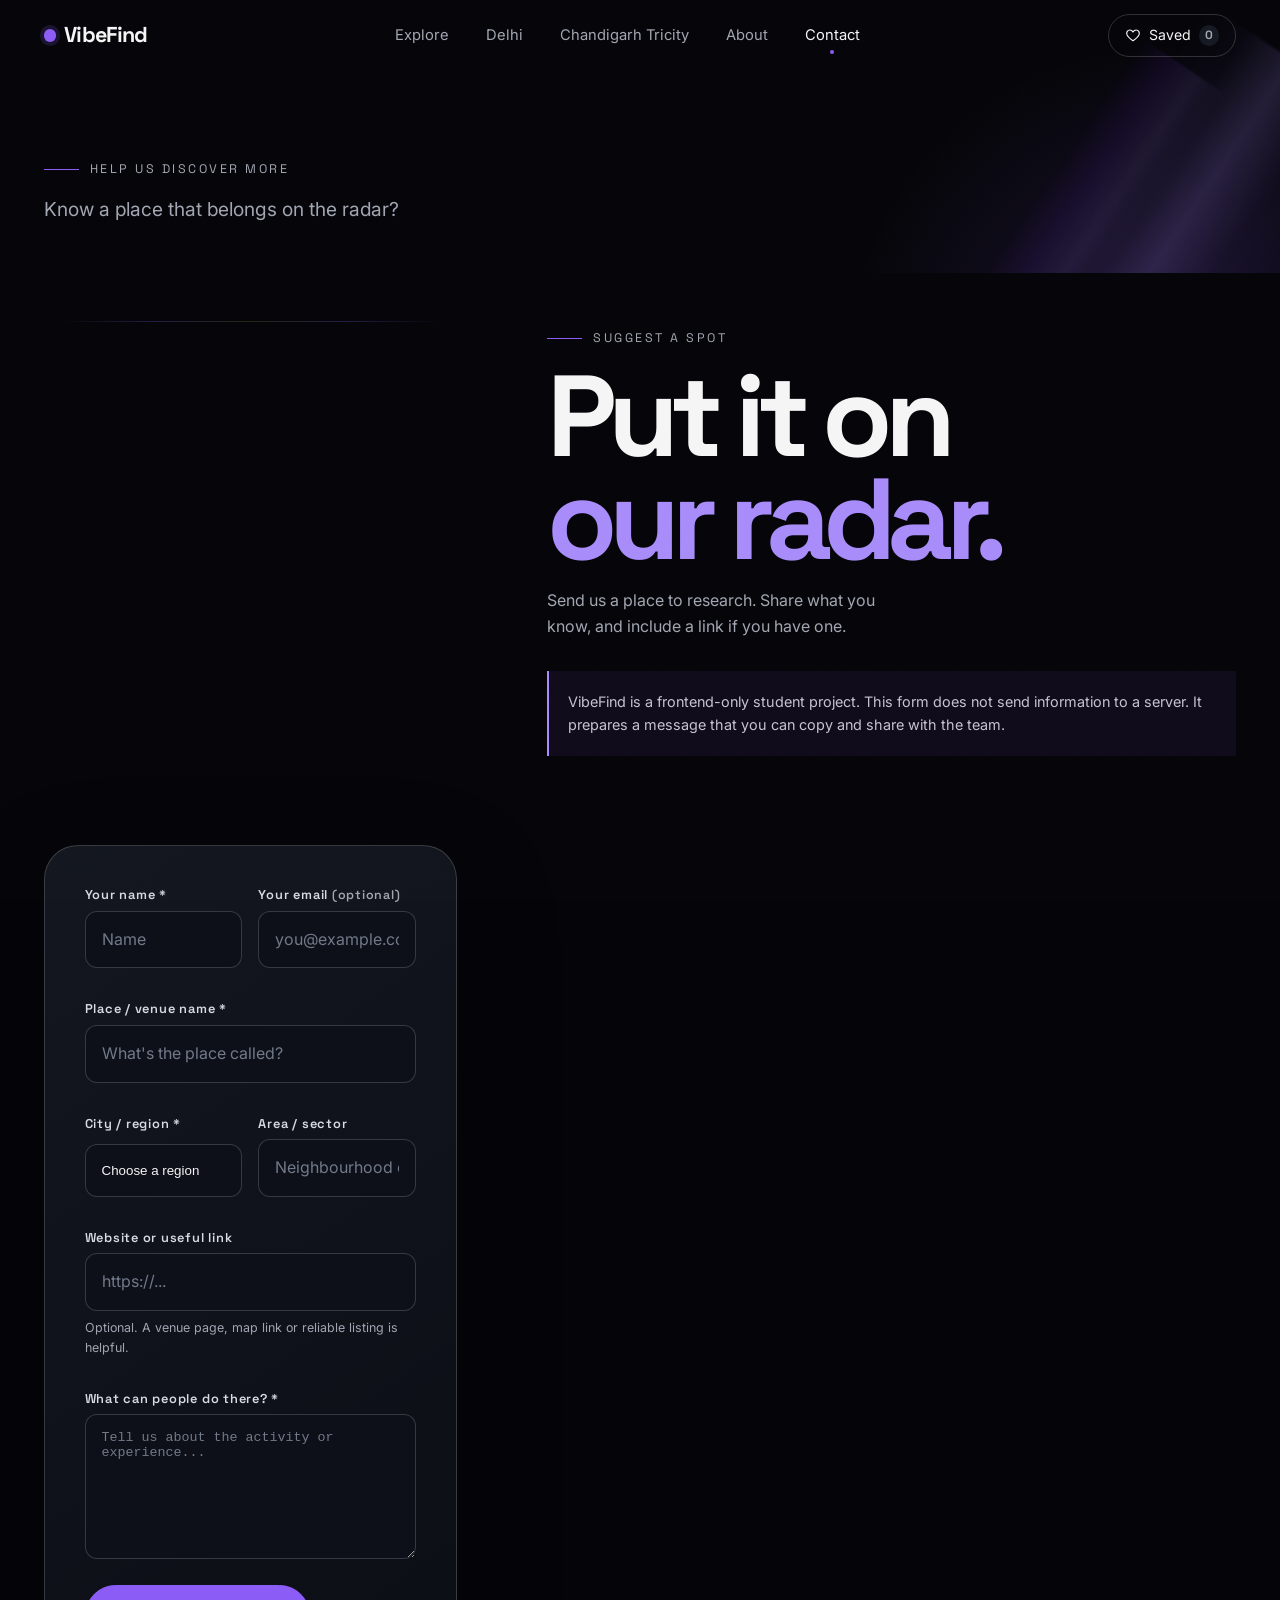
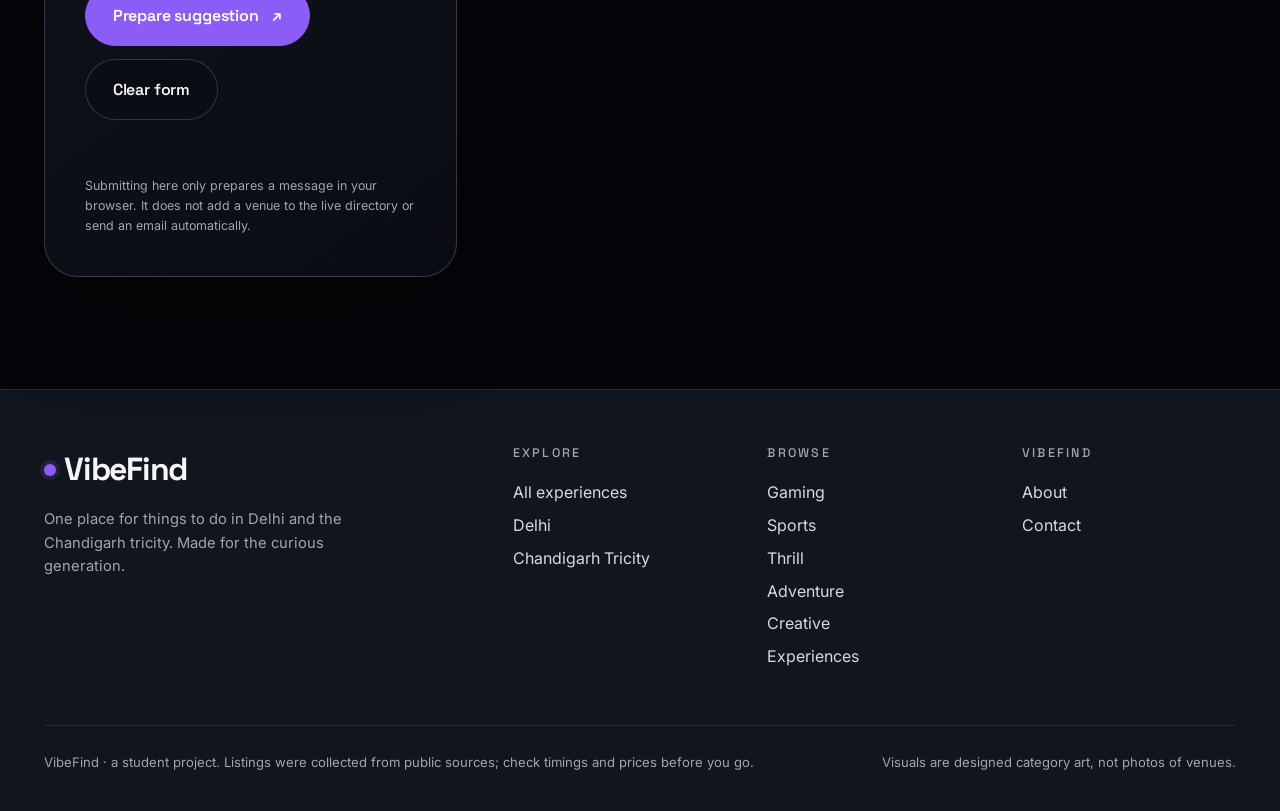
<file: VibeFind/contact.html>
<!DOCTYPE html>
<html lang="en">
<head>
<title>Suggest a place · VibeFind</title>
<meta name="description" content="Suggest an activity or venue for VibeFind to research.">
<meta charset="UTF-8">
<meta name="viewport" content="width=device-width, initial-scale=1">
<meta name="theme-color" content="#090B10">
<script>document.documentElement.classList.add('js')</script>
<link rel="preconnect" href="https://fonts.googleapis.com">
<link rel="preconnect" href="https://fonts.gstatic.com" crossorigin>
<link rel="stylesheet" href="https://fonts.googleapis.com/css2?family=Inter:wght@400;500;600;700&family=Space+Grotesk:wght@400;500;600;700&display=swap">
<link rel="stylesheet" href="css/tokens.css">
<link rel="stylesheet" href="css/base.css">
<link rel="stylesheet" href="css/layout.css">
<link rel="stylesheet" href="css/components.css">
<link rel="stylesheet" href="css/motion.css">
<link rel="stylesheet" href="css/cinematic.css">
<link rel="stylesheet" href="css/responsive.css">
<link rel="stylesheet" href="css/detail-pages.css">
<link rel="stylesheet" href="css/final.css">
<link rel="stylesheet" href="css/innovations.css">
<link rel="stylesheet" href="css/final-experience.css">
</head>
<body class="page-contact" data-page="contact">
<main id="main">
  <section class="contact-hero">
    <div class="wrap"><p class="eyebrow" data-reveal>Help us discover more</p><p class="lede" data-reveal style="margin-top:1rem">Know a place that belongs on the radar?</p></div>
  </section>
  <section class="contact-layout wrap">
    <aside class="contact-aside" data-reveal>
      <p class="eyebrow">Suggest a spot</p>
      <h1>Put it on<br><em>our radar.</em></h1>
      <p>Send us a place to research. Share what you know, and include a link if you have one.</p>
      <div class="contact-aside__note">VibeFind is a frontend-only student project. This form does not send information to a server. It prepares a message that you can copy and share with the team.</div>
    </aside>
    <form class="contact-form" id="suggestForm" novalidate data-reveal>
      <div class="form-grid">
        <div class="form-field"><label for="contactName">Your name *</label><input id="contactName" name="name" autocomplete="name" required maxlength="80" placeholder="Name"></div>
        <div class="form-field"><label for="contactEmail">Your email <span class="form-help">(optional)</span></label><input id="contactEmail" name="email" type="email" autocomplete="email" maxlength="120" placeholder="you@example.com"></div>
        <div class="form-field form-field--full"><label for="venueName">Place / venue name *</label><input id="venueName" name="venue" required maxlength="140" placeholder="What's the place called?"></div>
        <div class="form-field"><label for="region">City / region *</label><select id="region" name="region" required><option value="">Choose a region</option><option>Delhi</option><option>Chandigarh</option><option>Mohali / Kharar</option><option>Zirakpur</option><option>Panchkula</option><option>Other</option></select></div>
        <div class="form-field"><label for="area">Area / sector</label><input id="area" name="area" maxlength="100" placeholder="Neighbourhood or sector"></div>
        <div class="form-field form-field--full"><label for="venueLink">Website or useful link</label><input id="venueLink" name="link" type="url" maxlength="500" placeholder="https://..."><span class="form-help">Optional. A venue page, map link or reliable listing is helpful.</span></div>
        <div class="form-field form-field--full"><label for="reason">What can people do there? *</label><textarea id="reason" name="reason" required minlength="12" maxlength="1500" placeholder="Tell us about the activity or experience..."></textarea></div>
      </div>
      <div class="form-actions"><button class="btn btn--solid" type="submit">Prepare suggestion <span aria-hidden="true">↗</span></button><button class="btn btn--ghost" type="reset" id="resetSuggestion">Clear form</button></div>
      <p class="form-status" id="formStatus" role="status" aria-live="polite"></p>
      <div class="form-copy" id="copyBox"><div class="form-field"><label for="copyText">Your prepared message</label><textarea id="copyText" readonly></textarea></div><div class="form-actions"><button type="button" class="btn btn--solid" id="copyBtn">Copy message</button><a class="btn btn--ghost" id="mailBtn" href="#" hidden>Open email app</a></div></div>
      <p class="form-disclaimer">Submitting here only prepares a message in your browser. It does not add a venue to the live directory or send an email automatically.</p>
    </form>
  </section>
</main>
<script src="js/data/config.js" defer></script>
<script src="js/data/experiences.js" defer></script>
<script src="js/data/photos.js" defer></script>
<script src="js/core/utils.js" defer></script>
<script src="js/core/wishlist.js" defer></script>
<script src="js/core/store.js" defer></script>
<script src="js/ui/scenes.js" defer></script>
<script src="js/ui/cards.js" defer></script>
<script src="js/ui/nav.js" defer></script>
<script src="js/motion/reveal.js" defer></script>
<script src="js/motion/parallax.js" defer></script>
<script src="js/motion/cursor.js" defer></script>
<script src="js/motion/transitions.js" defer></script>
<script src="js/motion/polish.js" defer></script>
<script src="js/motion/shuffle.js" defer></script>
<script src="js/pages/contact.js" defer></script>
</body>
</html>
</file>
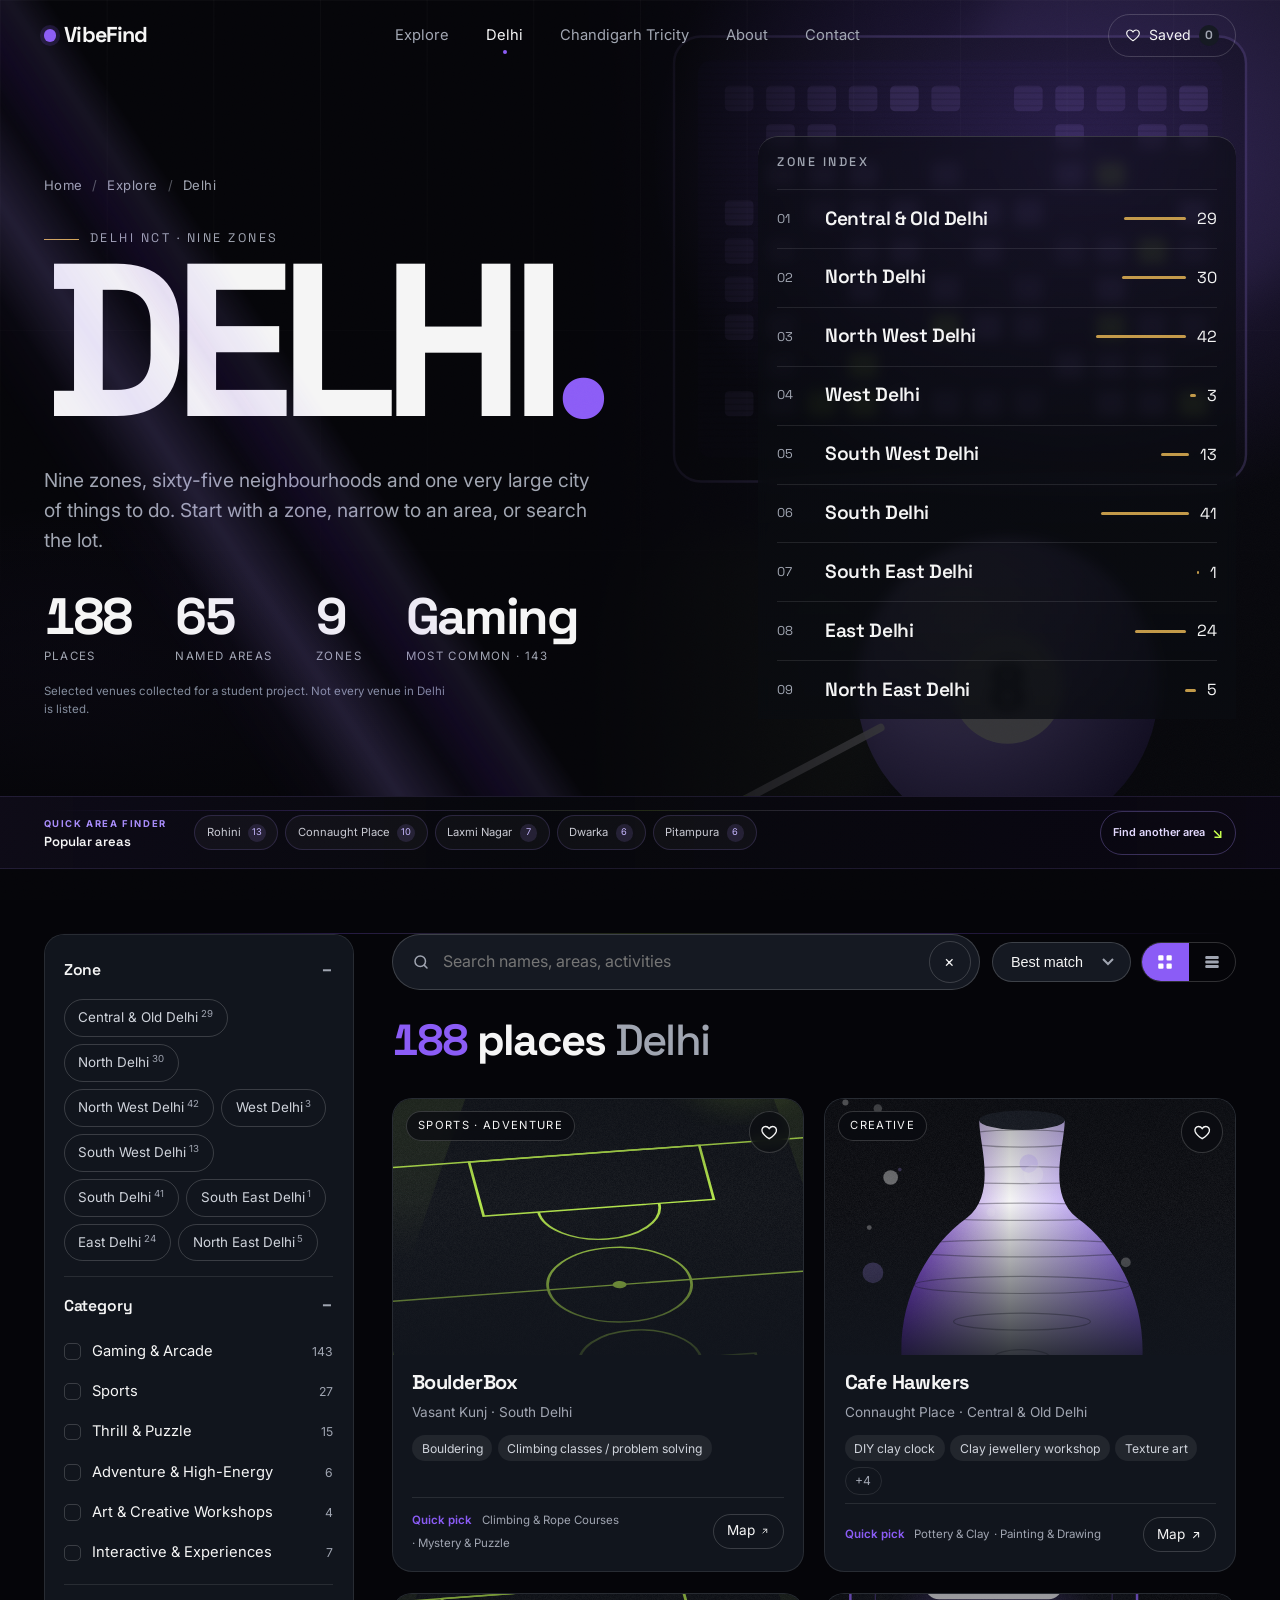
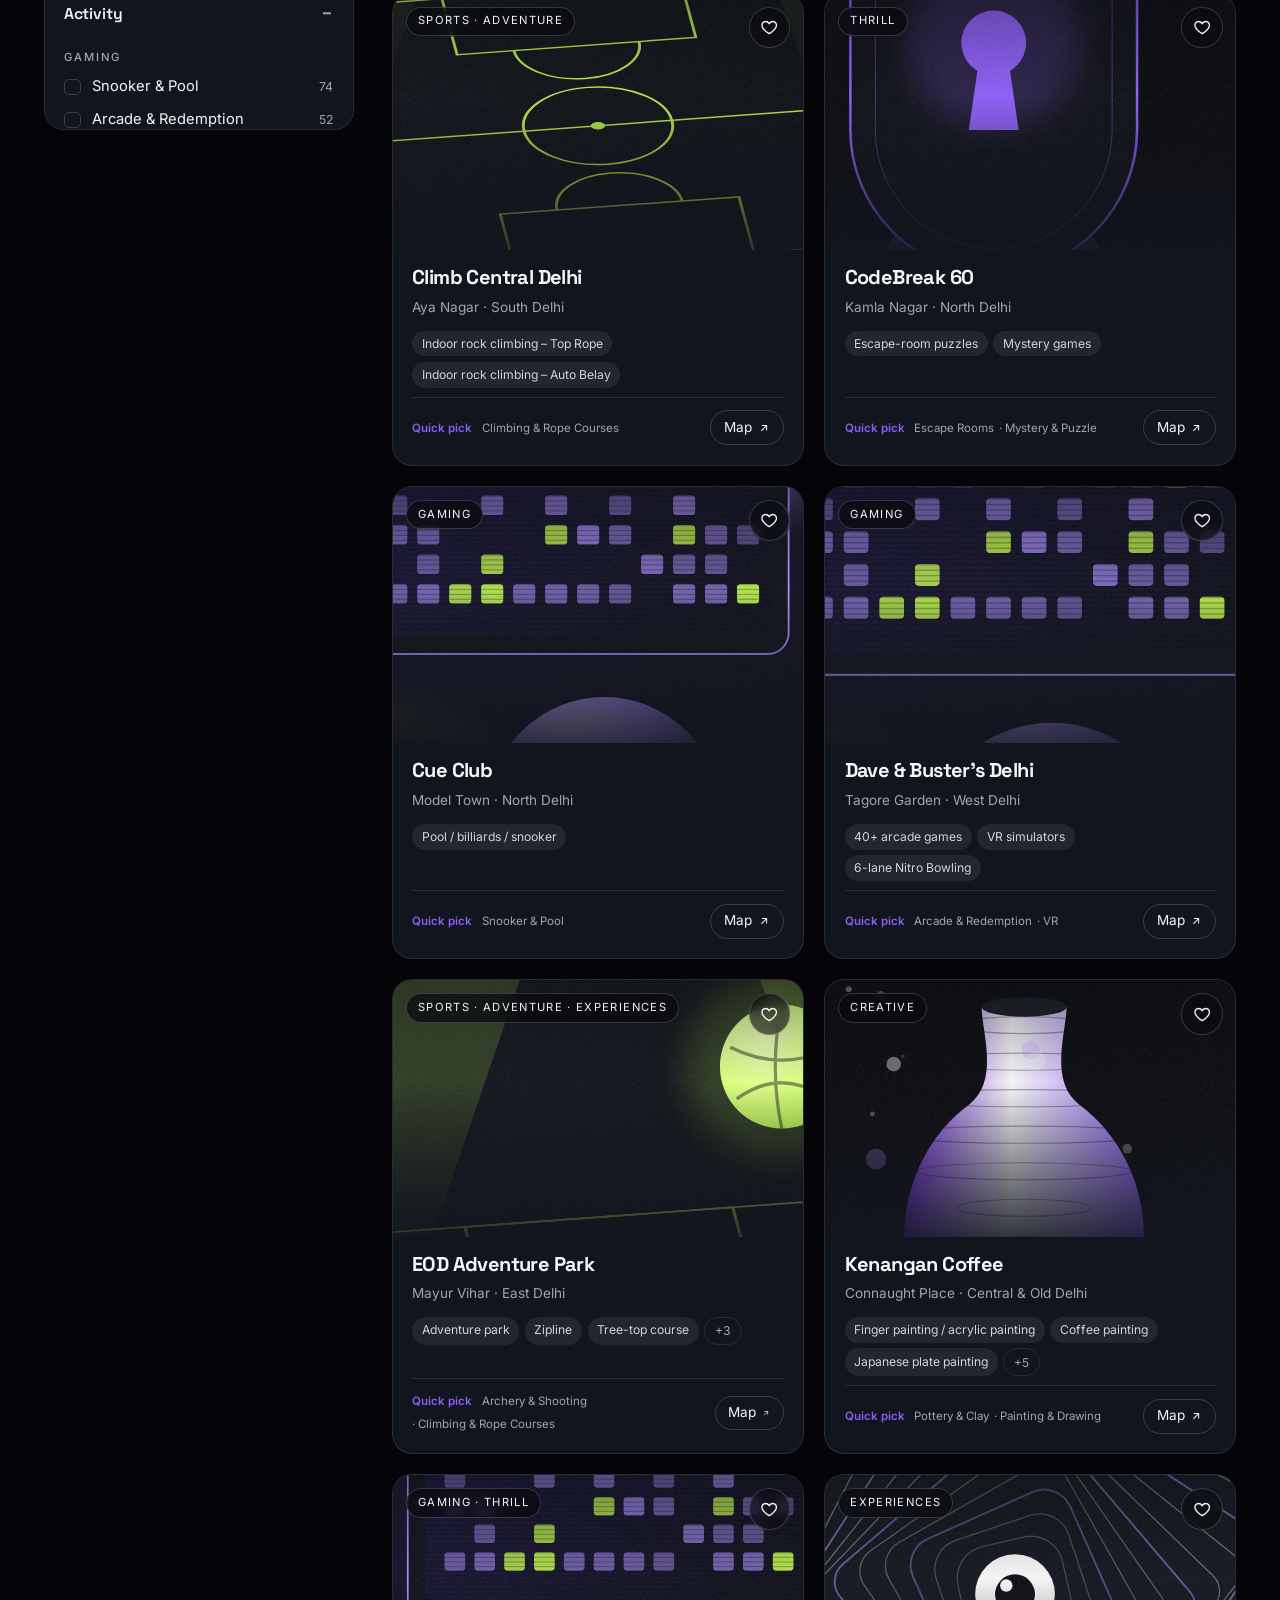
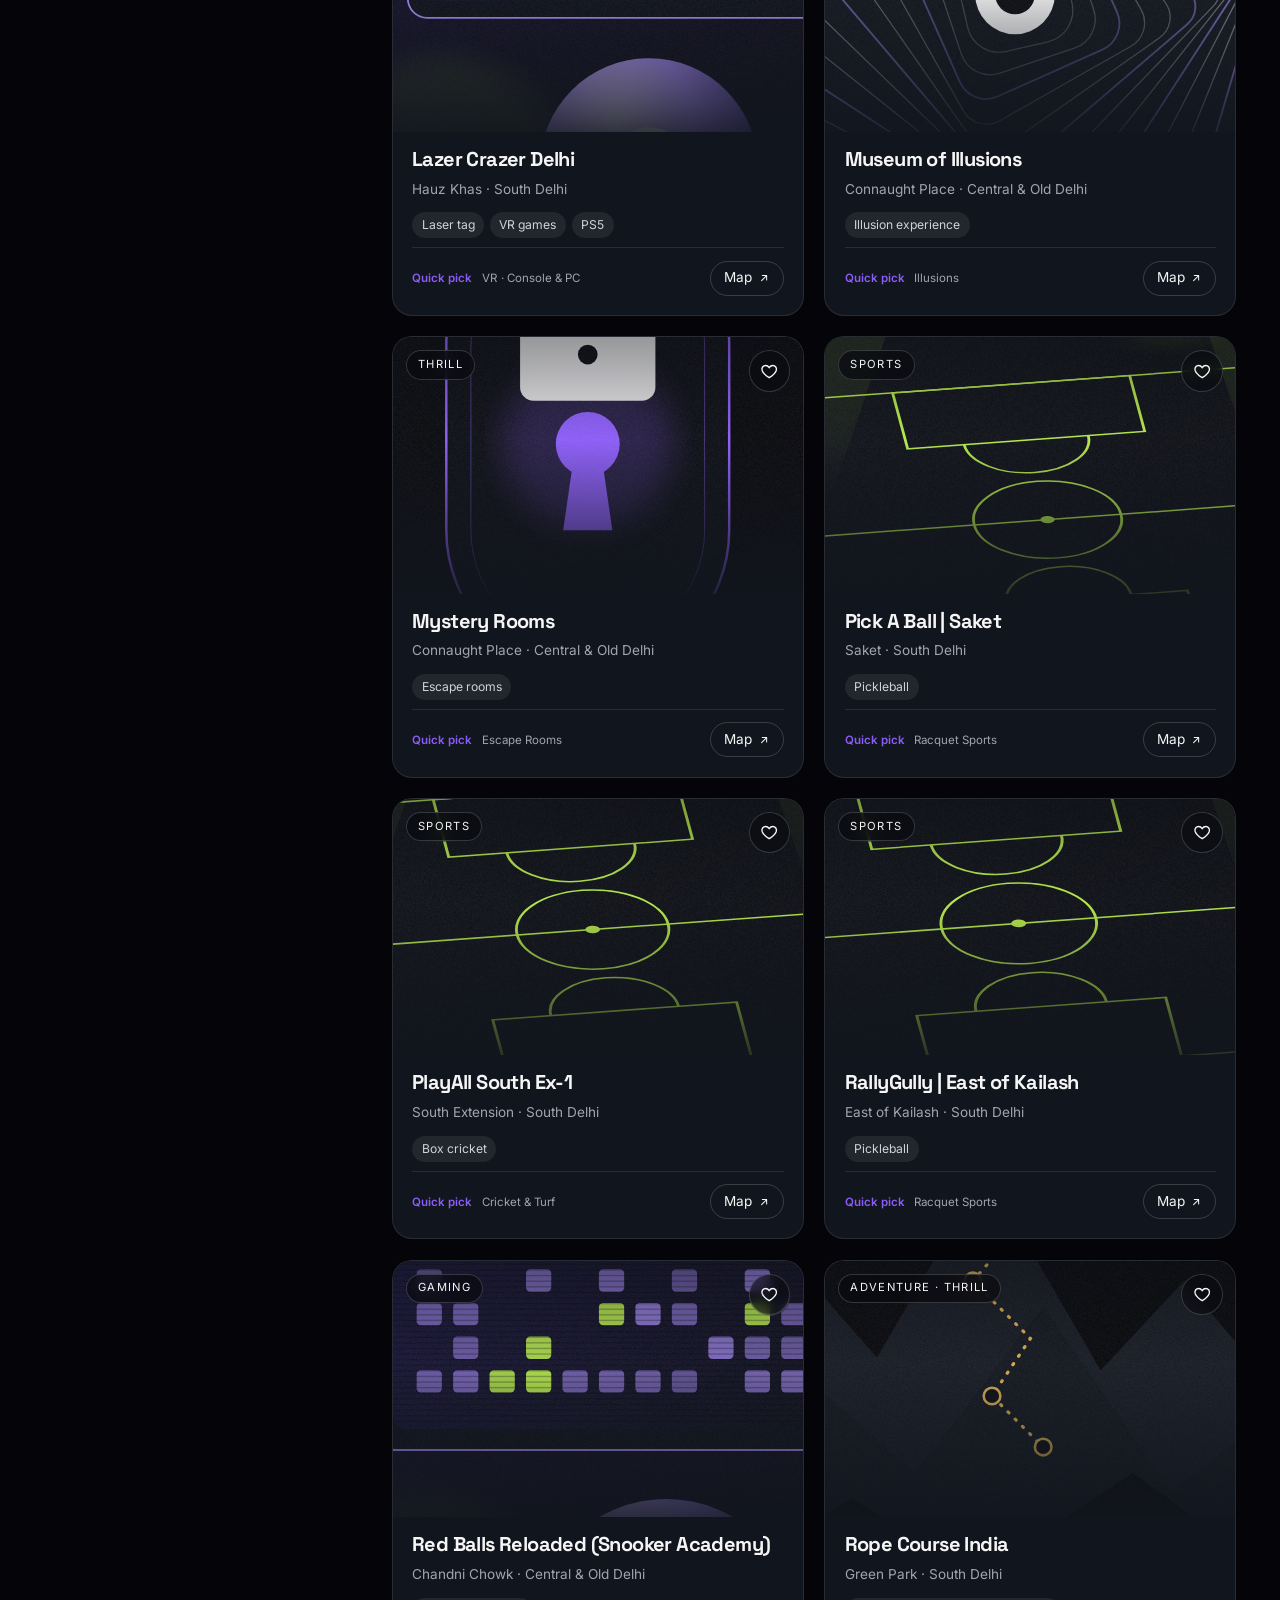
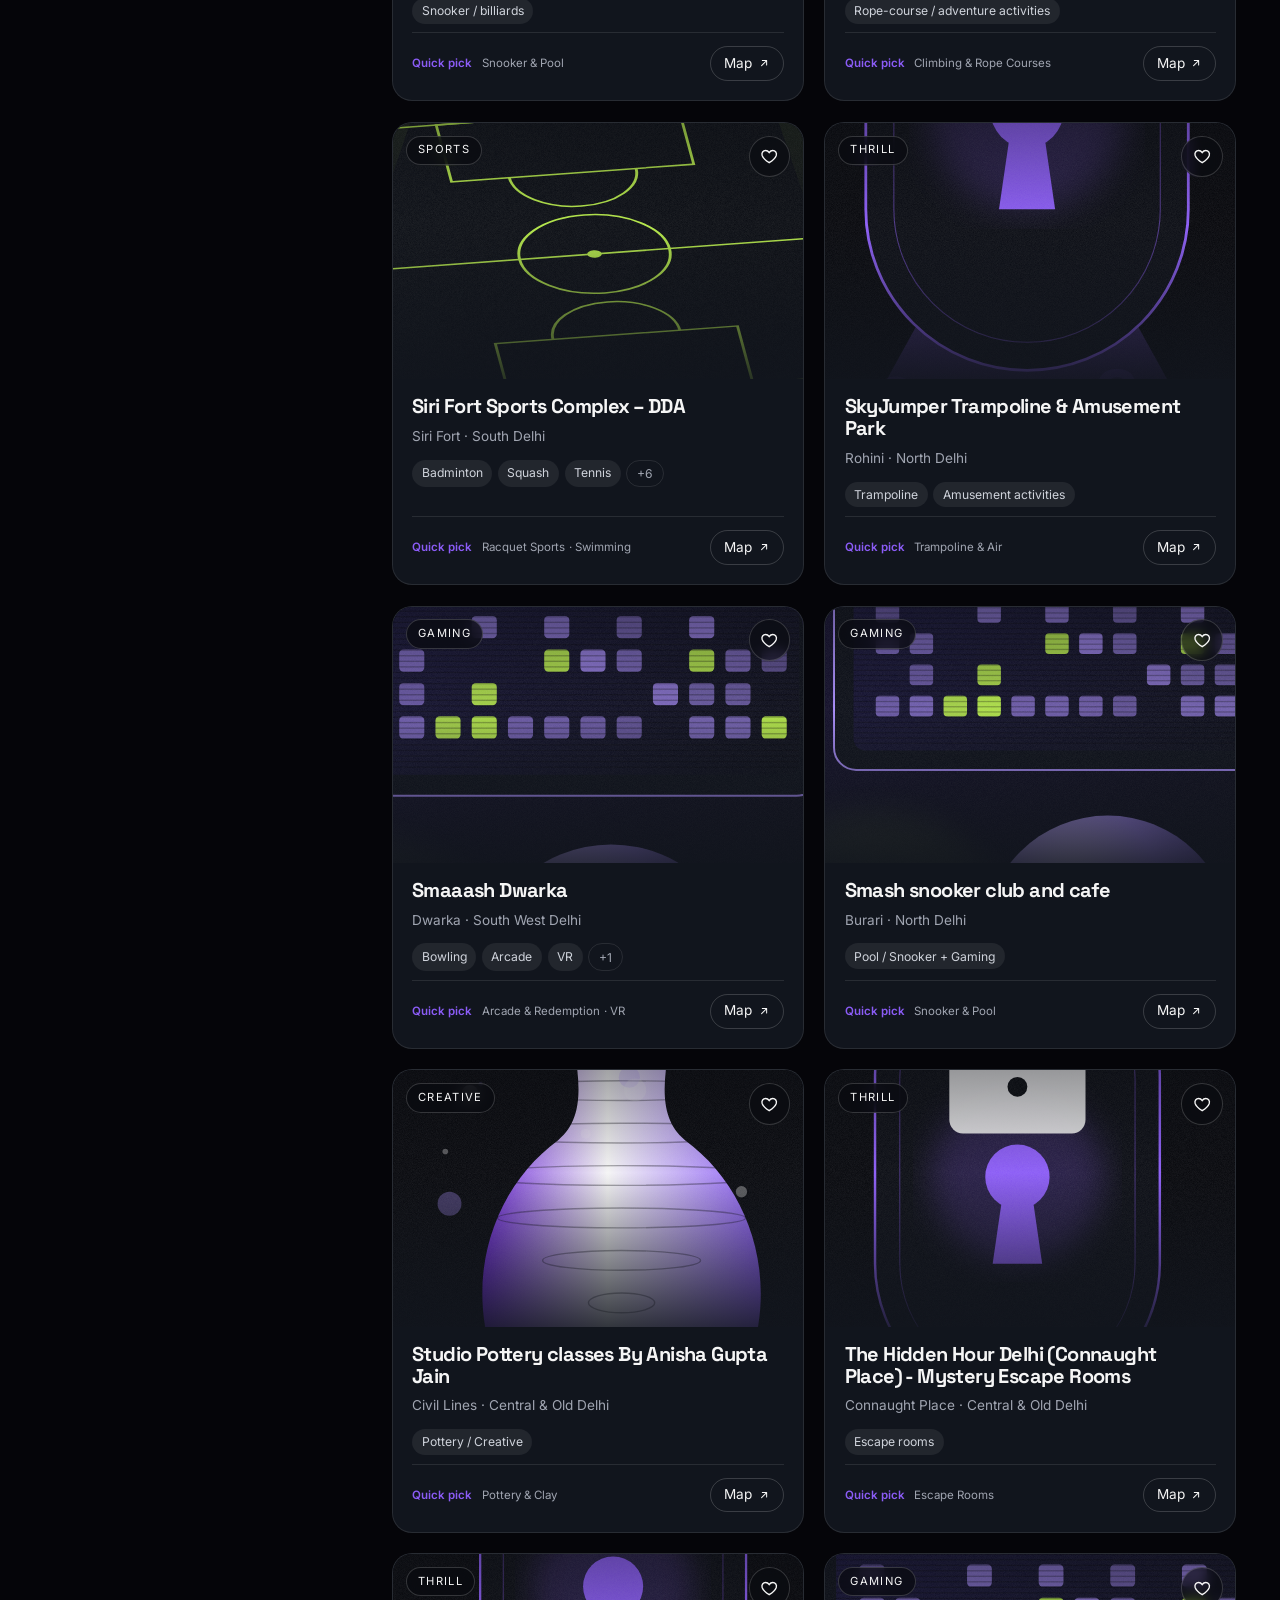
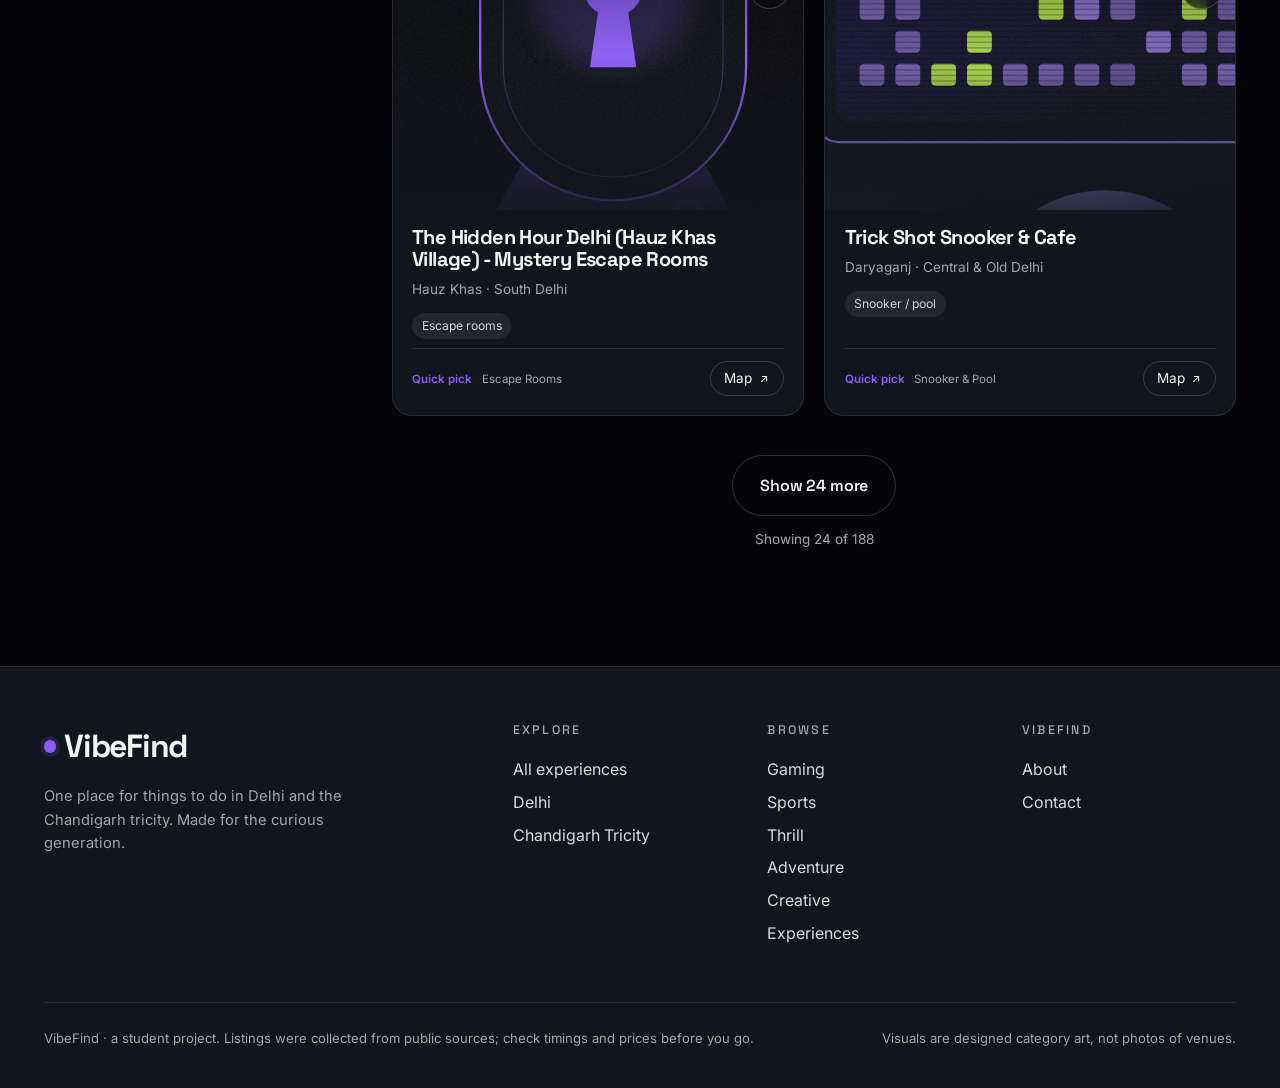
<file: VibeFind/delhi.html>
<!DOCTYPE html>
<html lang="en">
<head>
<meta charset="UTF-8">
<meta name="viewport" content="width=device-width, initial-scale=1">
<title>Delhi · VibeFind</title>
<meta name="description" content="Things to do in Delhi: 188 gaming zones, turfs, escape rooms, VR arenas and workshops across 9 zones and 65 areas.">
<meta name="theme-color" content="#090B10">
<script>document.documentElement.classList.add('js')</script>
<link rel="preconnect" href="https://fonts.googleapis.com"><link rel="preconnect" href="https://fonts.gstatic.com" crossorigin>
<link rel="stylesheet" href="https://fonts.googleapis.com/css2?family=Inter:wght@400;500;600&family=Space+Grotesk:wght@500;600;700&display=swap">
<link rel="stylesheet" href="css/tokens.css">
<link rel="stylesheet" href="css/base.css">
<link rel="stylesheet" href="css/layout.css">
<link rel="stylesheet" href="css/components.css">
<link rel="stylesheet" href="css/directory.css">
<link rel="stylesheet" href="css/motion.css">
<link rel="stylesheet" href="css/cinematic.css">
<link rel="stylesheet" href="css/responsive.css">
<link rel="stylesheet" href="css/final.css">
<link rel="stylesheet" href="css/innovations.css">
<link rel="stylesheet" href="css/area-explorer.css">
<link rel="stylesheet" href="css/final-experience.css">
</head>
<body class="page-city page-delhi" data-city="delhi">
<main id="main">
<section class="phero dhero"><div class="phero__bg"></div><div class="phero__grid"></div><div class="dhero__scene" aria-hidden="true"><div class="scene scene--gaming"></div></div>
<div class="wrap dhero__in"><div class="dhero__copy">
<nav class="crumbs" aria-label="Breadcrumb" data-intro><a href="index.html">Home</a><i>/</i><a href="explore.html">Explore</a><i>/</i><span>Delhi</span></nav>
<p class="eyebrow" data-intro style="--d:1">Delhi NCT · nine zones</p>
<h1 class="ptitle" aria-label="Delhi."><span class="ln" aria-hidden="true"><span style="--i:0">Delhi<span class="accent">.</span></span></span></h1>
<p class="lede" data-intro style="--d:2">Nine zones, sixty-five neighbourhoods and one very large city of things to do. Start with a zone, narrow to an area, or search the lot.</p>
<div class="pstats" id="pstats" data-intro style="--d:3"></div>
<p class="coverage-inline" id="coverageNote"></p>
</div><div class="zones" id="zones" data-intro style="--d:3"><h2>Zone index</h2></div></div></section>
<section class="strip" aria-label="Popular neighbourhoods"><div class="wrap strip__wrap">
  <div class="strip__intro"><span class="strip__lab">QUICK AREA FINDER</span><strong>Popular areas</strong></div>
  <div class="strip__row" id="stripRow" aria-label="Choose a popular area"></div>
  <button class="strip__all" type="button" data-open-all-areas>Find another area <span aria-hidden="true">↘</span></button>
</div></section>
<section class="dirsec" id="directory" aria-label="Directory"><div class="wrap"><div id="dirRoot"></div></div></section>
<noscript><p style="padding:2rem;text-align:center">The directory needs JavaScript.</p></noscript>
</main>
<script src="js/data/config.js" defer></script>
<script src="js/data/experiences.js" defer></script>
<script src="js/data/photos.js" defer></script>
<script src="js/core/utils.js" defer></script>
<script src="js/core/wishlist.js" defer></script>
<script src="js/core/store.js" defer></script>
<script src="js/ui/scenes.js" defer></script>
<script src="js/ui/cards.js" defer></script>
<script src="js/ui/nav.js" defer></script>
<script src="js/ui/directory.js" defer></script>
<script src="js/motion/reveal.js" defer></script>
<script src="js/motion/parallax.js" defer></script>
<script src="js/motion/cursor.js" defer></script>
<script src="js/motion/transitions.js" defer></script>
<script src="js/motion/polish.js" defer></script>
<script src="js/motion/shuffle.js" defer></script>
<script src="js/pages/city.js" defer></script>
</body>
</html>
</file>
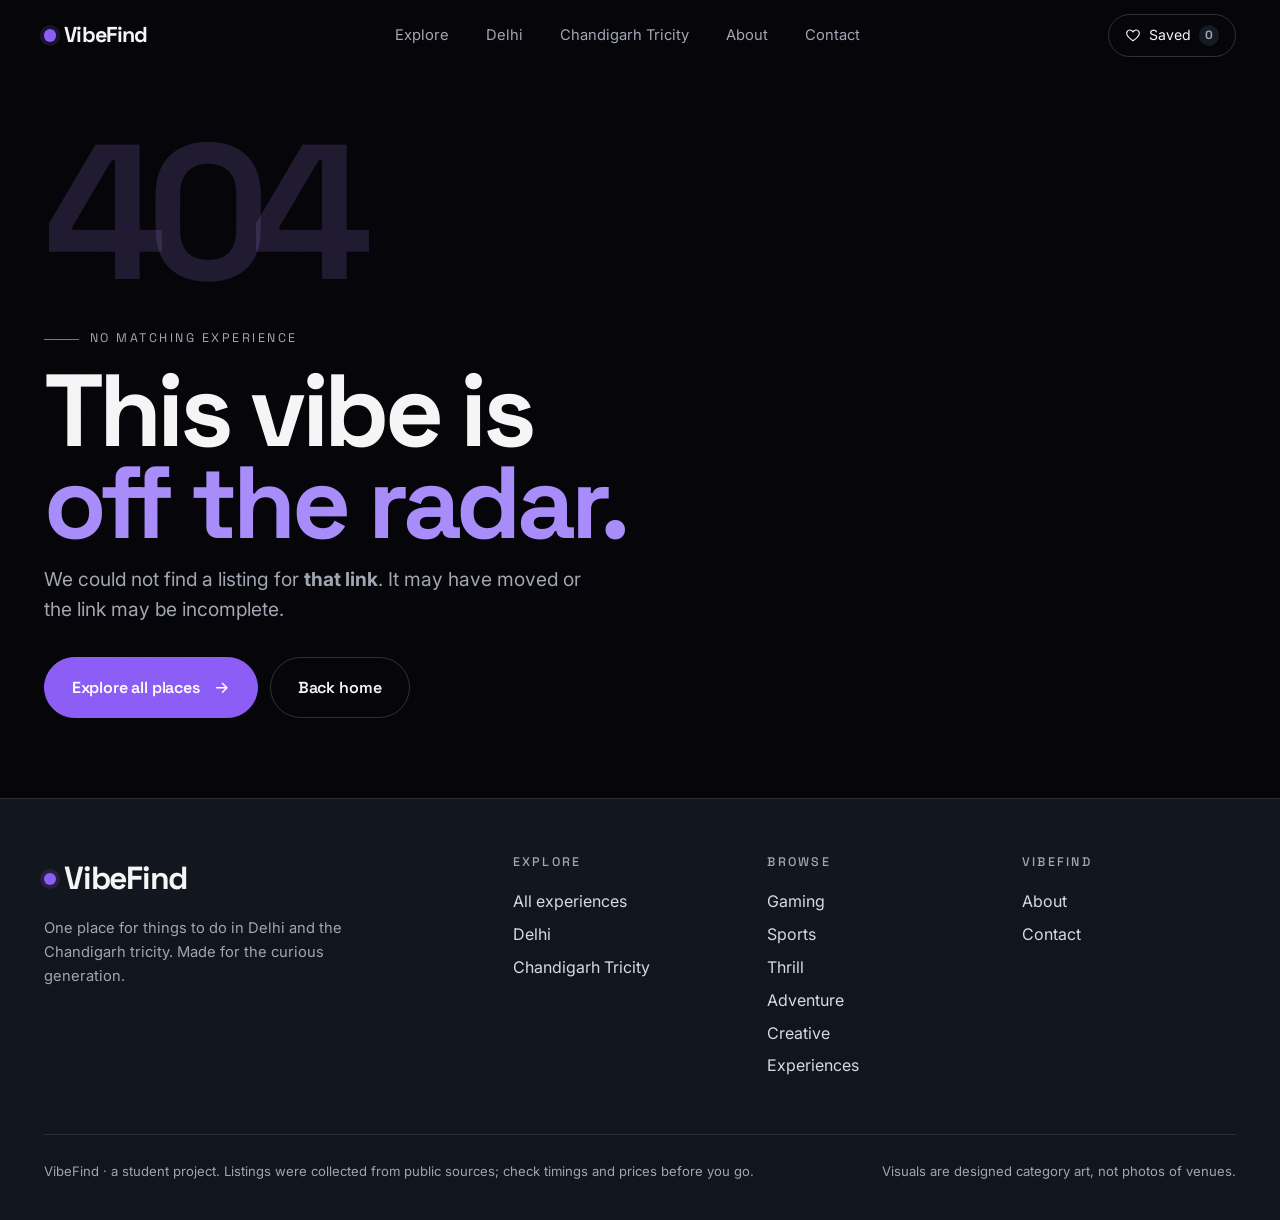
<file: VibeFind/experience.html>
<!DOCTYPE html>
<html lang="en">
<head>
<title>Experience · VibeFind</title>
<meta name="description" content="Explore the details, activities and location of this VibeFind experience.">
<meta charset="UTF-8">
<meta name="viewport" content="width=device-width, initial-scale=1">
<meta name="theme-color" content="#090B10">
<script>document.documentElement.classList.add('js')</script>
<link rel="preconnect" href="https://fonts.googleapis.com">
<link rel="preconnect" href="https://fonts.gstatic.com" crossorigin>
<link rel="stylesheet" href="https://fonts.googleapis.com/css2?family=Inter:wght@400;500;600;700&family=Space+Grotesk:wght@400;500;600;700&display=swap">
<link rel="stylesheet" href="css/tokens.css">
<link rel="stylesheet" href="css/base.css">
<link rel="stylesheet" href="css/layout.css">
<link rel="stylesheet" href="css/components.css">
<link rel="stylesheet" href="css/motion.css">
<link rel="stylesheet" href="css/cinematic.css">
<link rel="stylesheet" href="css/responsive.css">
<link rel="stylesheet" href="css/detail-pages.css">
<link rel="stylesheet" href="css/final.css">
<link rel="stylesheet" href="css/innovations.css">
<link rel="stylesheet" href="css/final-experience.css">
</head>
<body class="page-detail" data-page="experience">
<main id="main">
  <div id="detailRoot">
    <section class="detail-empty"><div class="wrap"><p class="eyebrow">VibeFind experience</p><h1 class="display" style="font-size:clamp(3rem,10vw,8rem);margin:1rem 0">Loading<span class="accent-v">.</span></h1><p class="lede">Opening the experience details…</p></div></section>
  </div>
</main>
<noscript><p style="padding:2rem">Enable JavaScript to view this experience.</p></noscript>
<script src="js/data/config.js" defer></script>
<script src="js/data/experiences.js" defer></script>
<script src="js/data/photos.js" defer></script>
<script src="js/core/utils.js" defer></script>
<script src="js/core/wishlist.js" defer></script>
<script src="js/core/store.js" defer></script>
<script src="js/ui/scenes.js" defer></script>
<script src="js/ui/cards.js" defer></script>
<script src="js/ui/nav.js" defer></script>
<script src="js/motion/reveal.js" defer></script>
<script src="js/motion/parallax.js" defer></script>
<script src="js/motion/cursor.js" defer></script>
<script src="js/motion/transitions.js" defer></script>
<script src="js/motion/polish.js" defer></script>
<script src="js/motion/shuffle.js" defer></script>
<script src="js/pages/experience.js" defer></script>
</body>
</html>
</file>
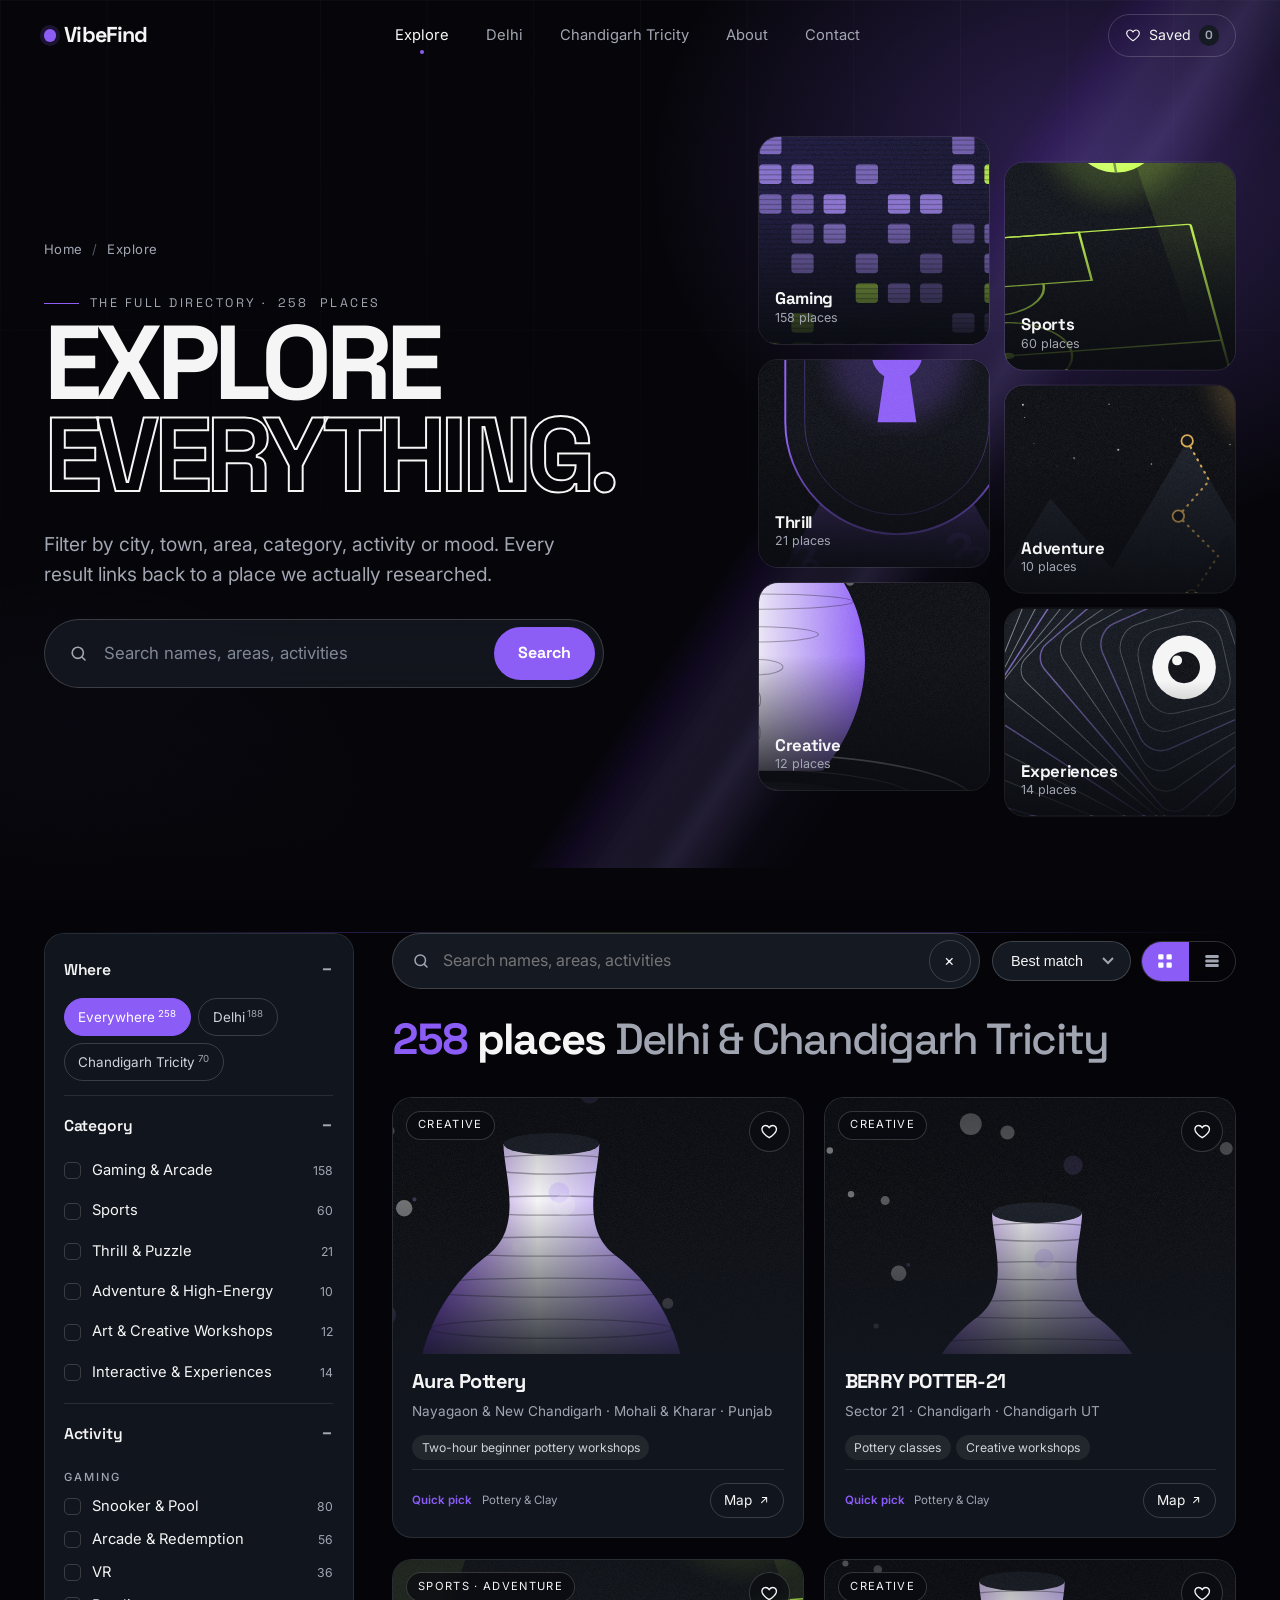
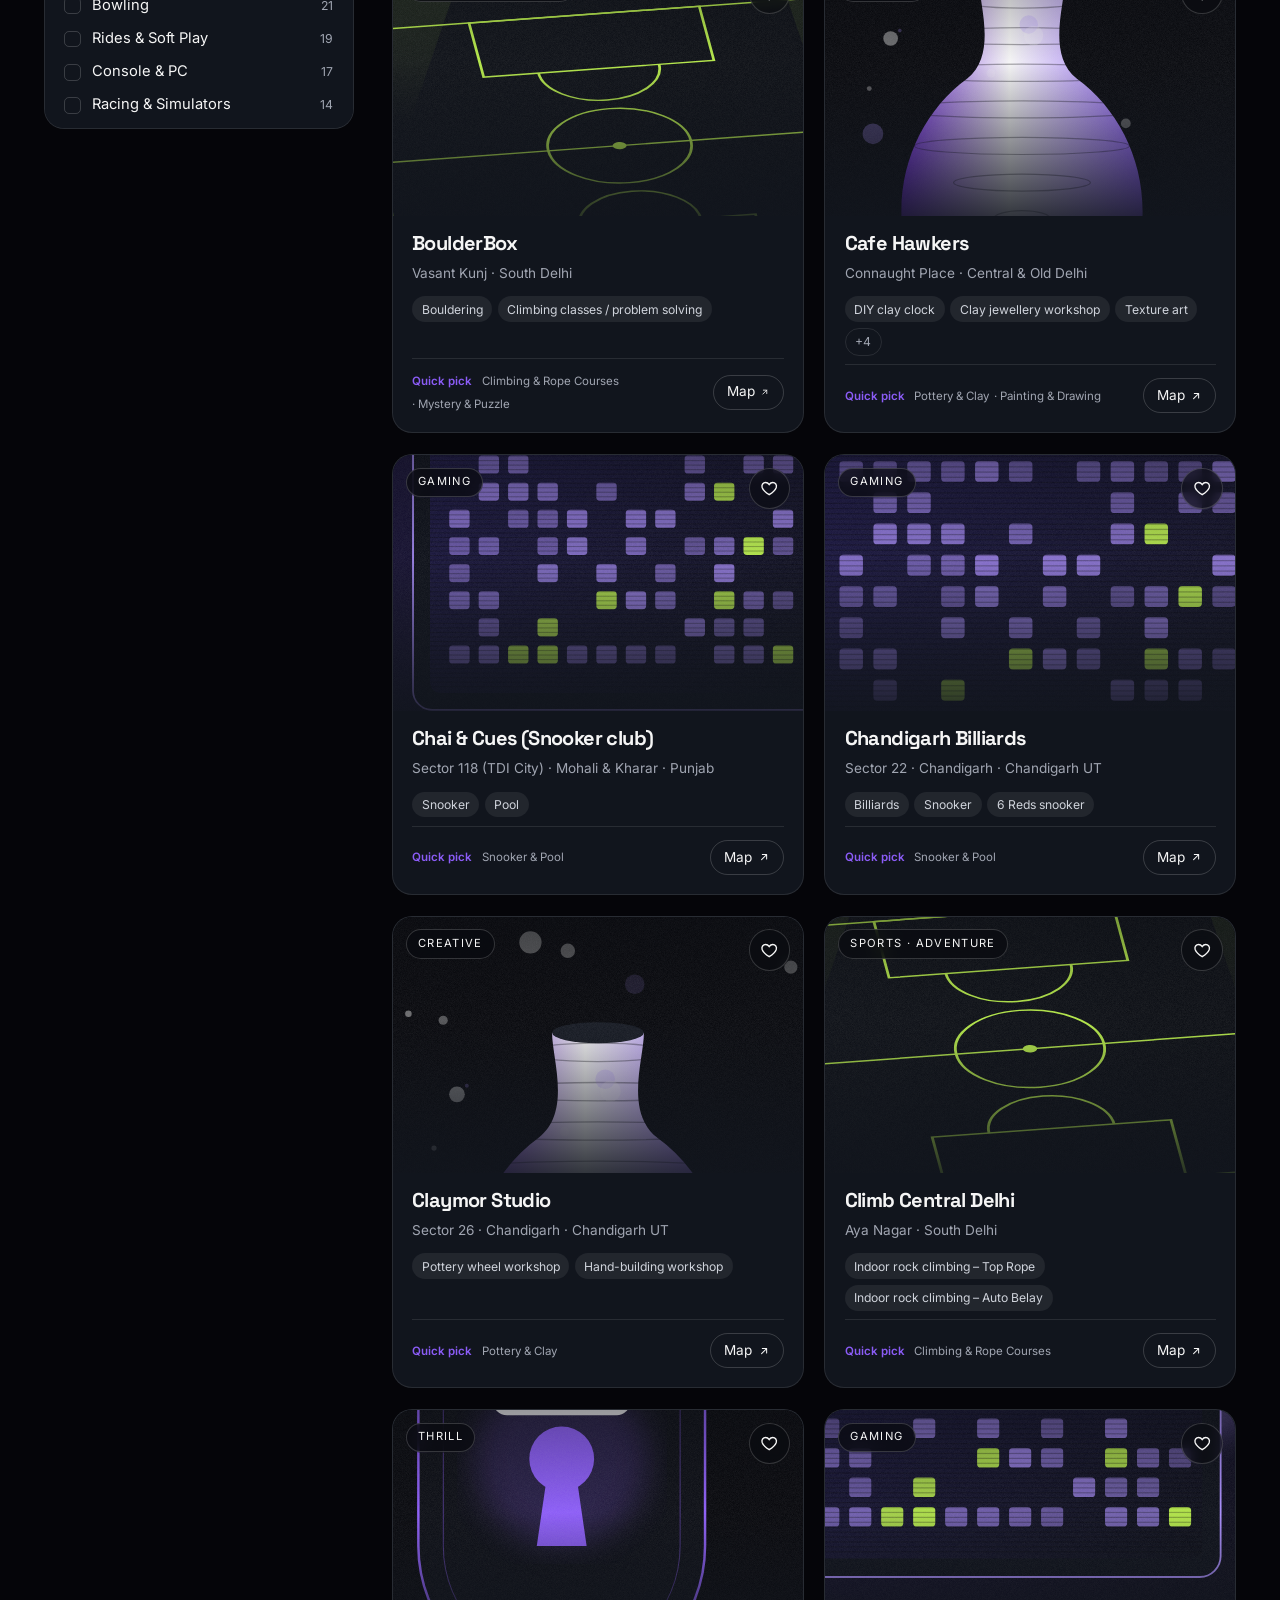
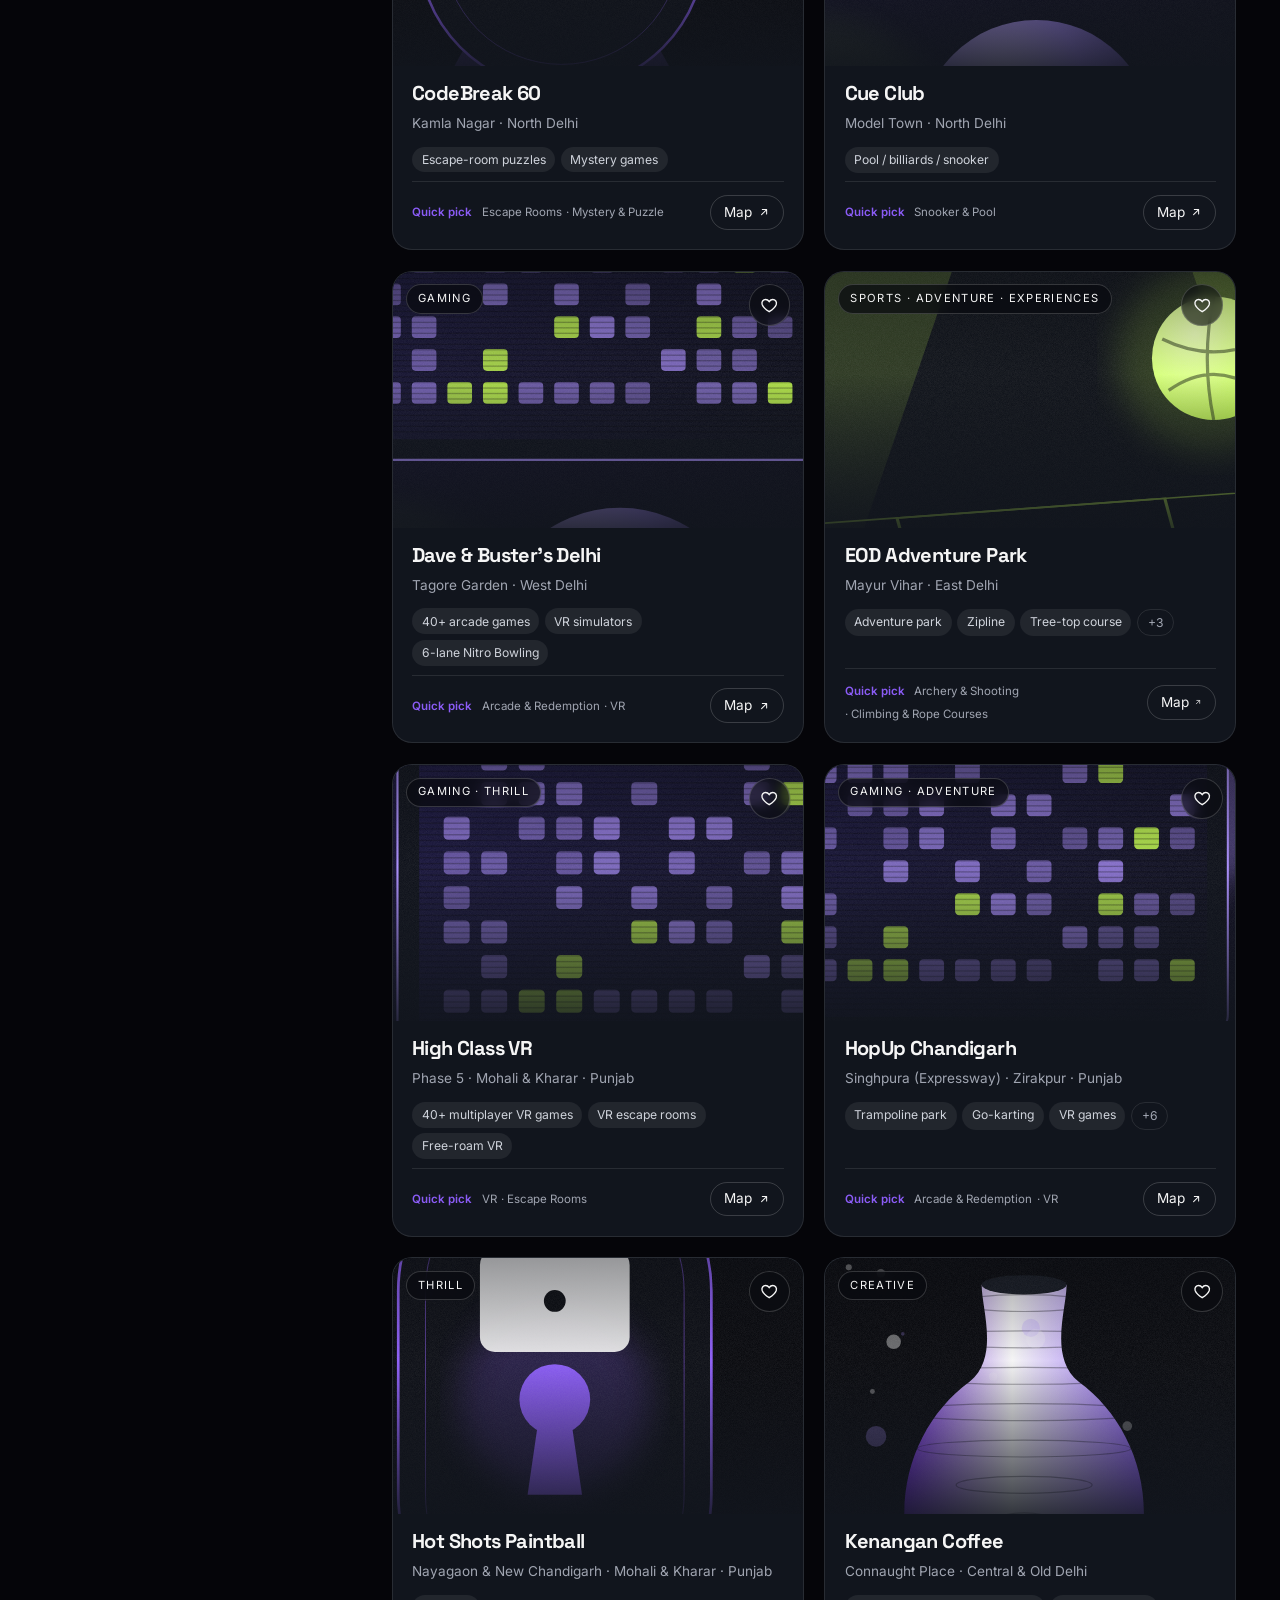
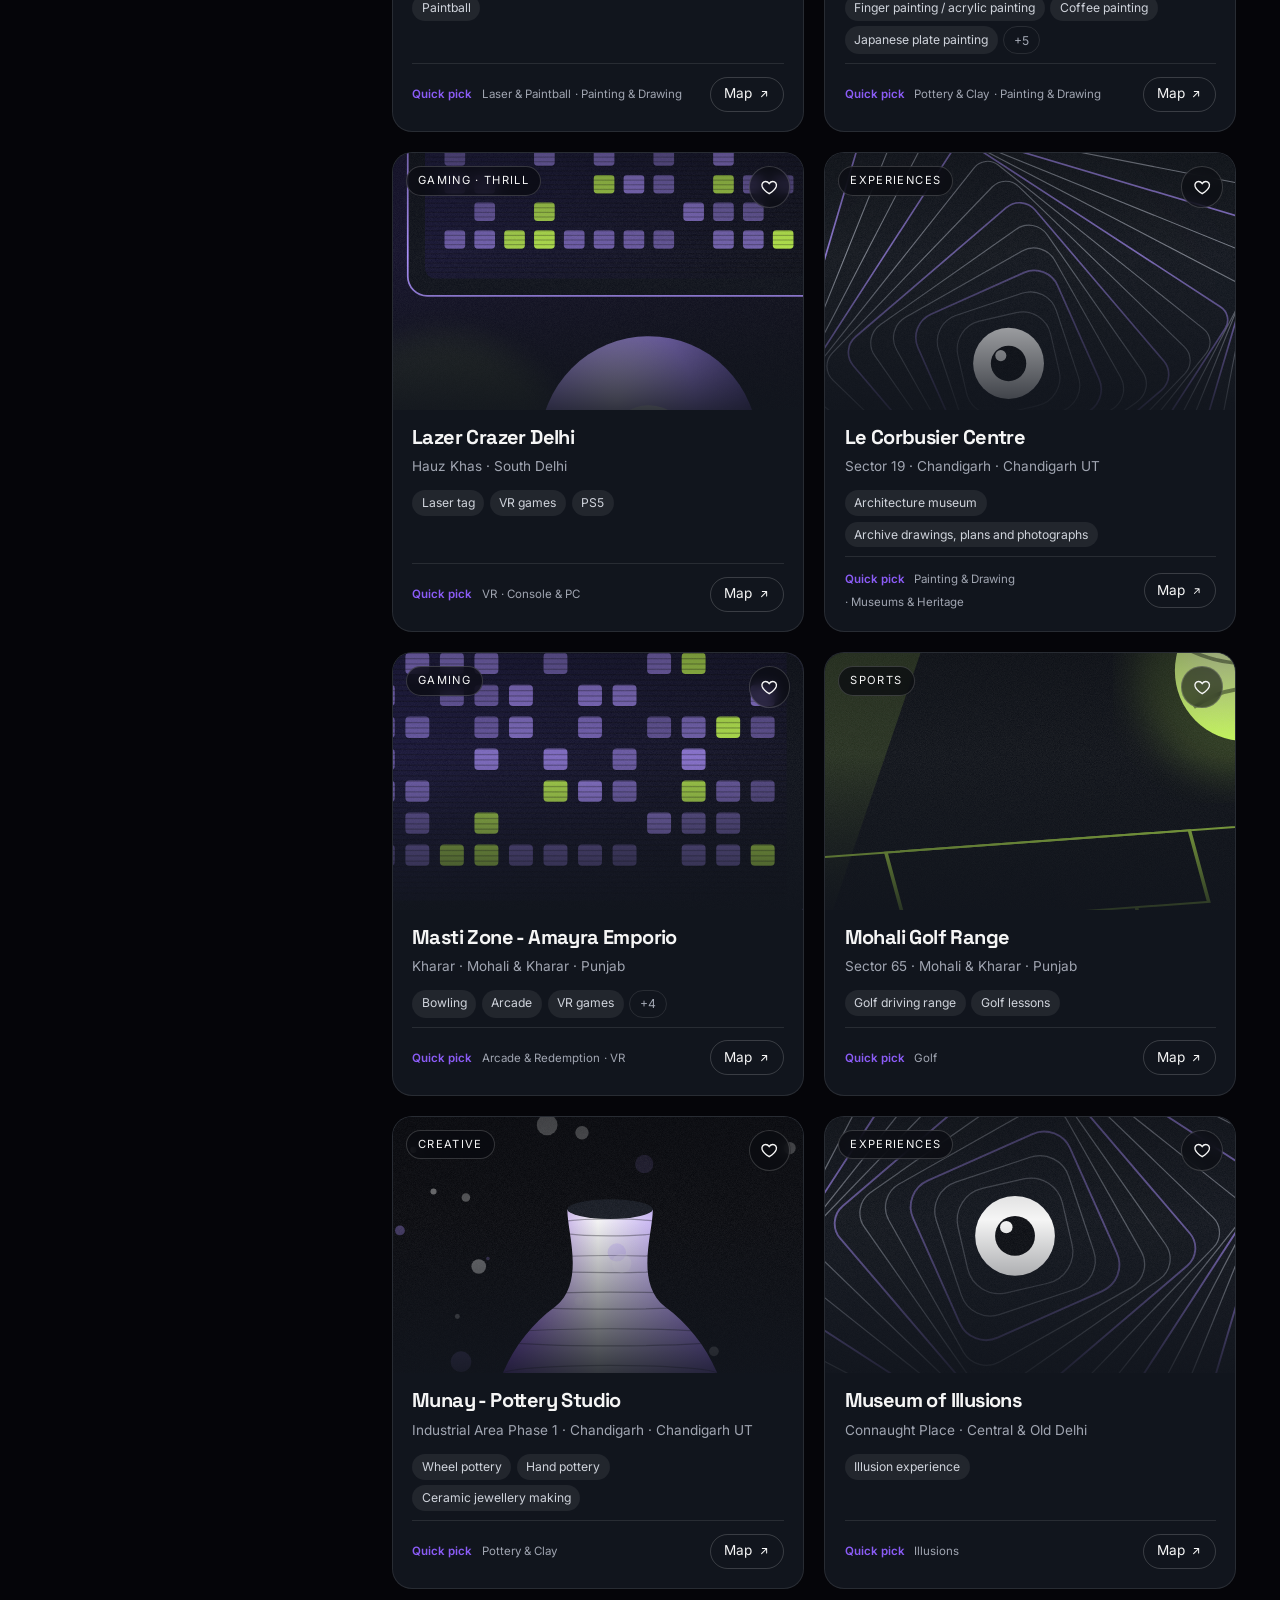
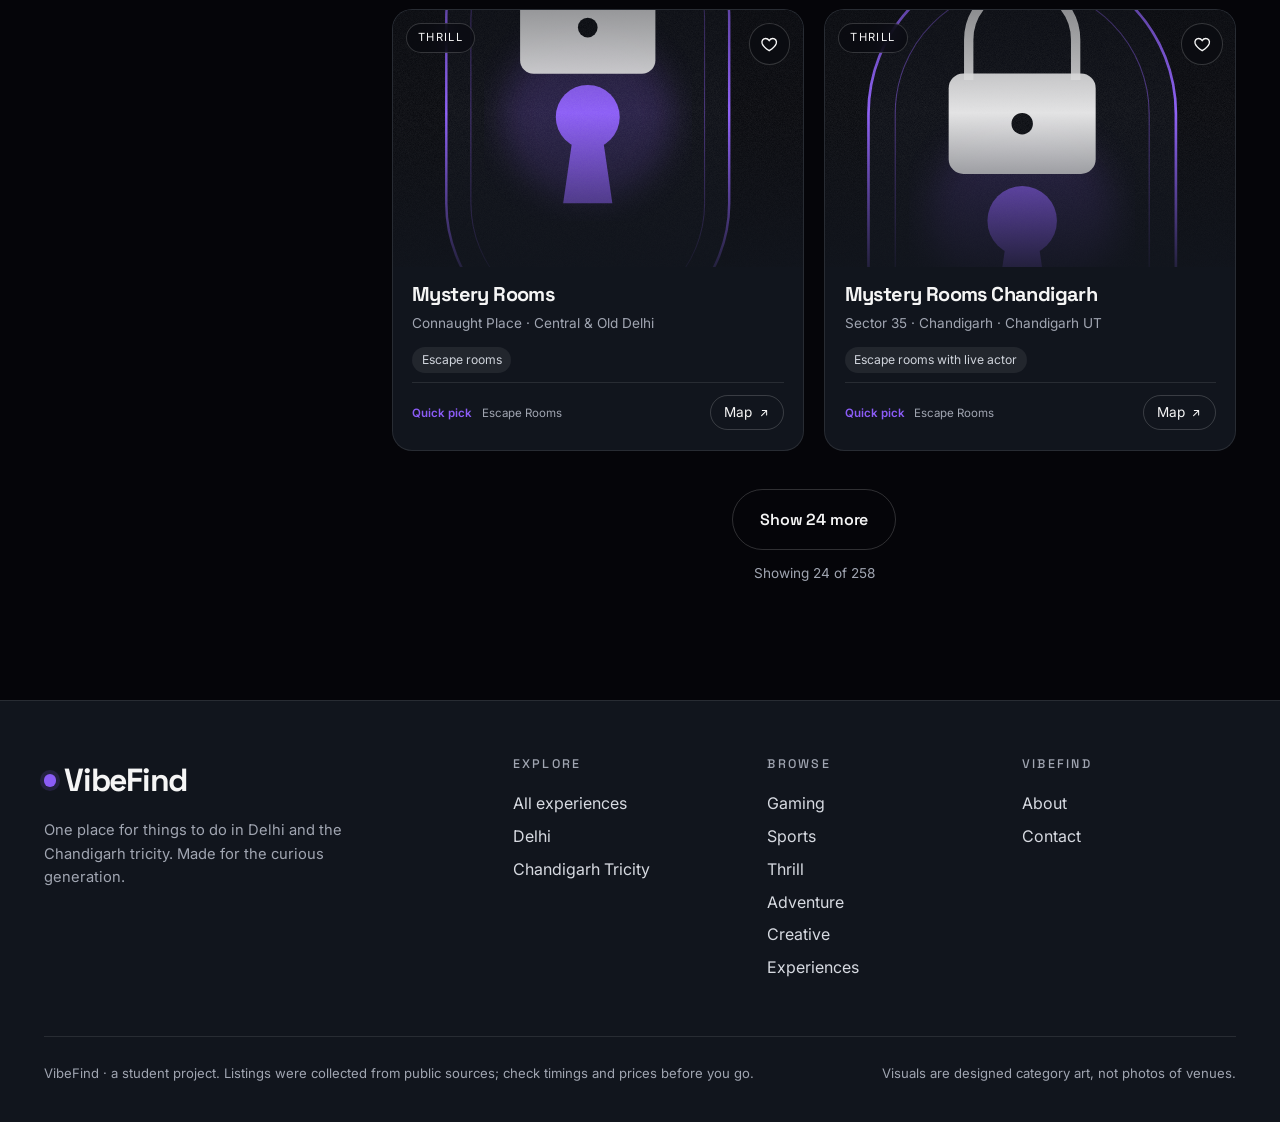
<file: VibeFind/explore.html>
<!DOCTYPE html>
<html lang="en">
<head>
<meta charset="UTF-8">
<meta name="viewport" content="width=device-width, initial-scale=1">
<title>Explore · VibeFind</title>
<meta name="description" content="Search and filter 258 experiences across Delhi, Chandigarh, Mohali, Zirakpur and Panchkula: gaming, sports, escape rooms, VR, pottery and more.">
<meta name="theme-color" content="#090B10">
<script>document.documentElement.classList.add('js')</script>
<link rel="preconnect" href="https://fonts.googleapis.com"><link rel="preconnect" href="https://fonts.gstatic.com" crossorigin>
<link rel="stylesheet" href="https://fonts.googleapis.com/css2?family=Inter:wght@400;500;600&family=Space+Grotesk:wght@500;600;700&display=swap">
<link rel="stylesheet" href="css/tokens.css">
<link rel="stylesheet" href="css/base.css">
<link rel="stylesheet" href="css/layout.css">
<link rel="stylesheet" href="css/components.css">
<link rel="stylesheet" href="css/directory.css">
<link rel="stylesheet" href="css/motion.css">
<link rel="stylesheet" href="css/cinematic.css">
<link rel="stylesheet" href="css/responsive.css">
<link rel="stylesheet" href="css/final.css">
<link rel="stylesheet" href="css/innovations.css">
<link rel="stylesheet" href="css/area-explorer.css">
<link rel="stylesheet" href="css/final-experience.css">
</head>
<body class="page-explore">
<main id="main">
<section class="phero xhero"><div class="phero__bg"></div><div class="phero__grid"></div>
<div class="wrap xhero__in"><div class="xhero__copy">
<nav class="crumbs" aria-label="Breadcrumb" data-intro><a href="index.html">Home</a><i>/</i><span>Explore</span></nav>
<p class="eyebrow" data-intro style="--d:1">The full directory · <span id="heroCount">258</span> places</p>
<h1 class="ptitle" aria-label="Explore everything."><span class="ln" aria-hidden="true"><span style="--i:0">Explore</span></span><span class="ln" aria-hidden="true"><span class="out" style="--i:1">everything.</span></span></h1>
<p class="lede" data-intro style="--d:2">Filter by city, town, area, category, activity or mood. Every result links back to a place we actually researched.</p>
<div class="search" data-intro style="--d:3"><form id="heroForm" role="search"><svg viewBox="0 0 24 24" fill="none" stroke="currentColor" stroke-width="2" stroke-linecap="round" aria-hidden="true"><circle cx="11" cy="11" r="7"/><path d="m20 20-3.5-3.5"/></svg><label class="vh" for="hq">Search experiences</label><input id="hq" type="search" placeholder="Search names, areas, activities" autocomplete="off"><button type="submit">Search</button></form></div>
</div><div class="tiles" id="tiles" data-intro style="--d:2"></div></div></section>
<section class="dirsec" id="directory" aria-label="Directory"><div class="wrap"><div id="dirRoot"></div></div></section>
<noscript><p style="padding:2rem;text-align:center">The directory needs JavaScript.</p></noscript>
</main>
<script src="js/data/config.js" defer></script>
<script src="js/data/experiences.js" defer></script>
<script src="js/data/photos.js" defer></script>
<script src="js/core/utils.js" defer></script>
<script src="js/core/wishlist.js" defer></script>
<script src="js/core/store.js" defer></script>
<script src="js/ui/scenes.js" defer></script>
<script src="js/ui/cards.js" defer></script>
<script src="js/ui/nav.js" defer></script>
<script src="js/ui/directory.js" defer></script>
<script src="js/motion/reveal.js" defer></script>
<script src="js/motion/parallax.js" defer></script>
<script src="js/motion/cursor.js" defer></script>
<script src="js/motion/transitions.js" defer></script>
<script src="js/motion/polish.js" defer></script>
<script src="js/motion/shuffle.js" defer></script>
<script src="js/pages/explore.js" defer></script>
</body>
</html>
</file>
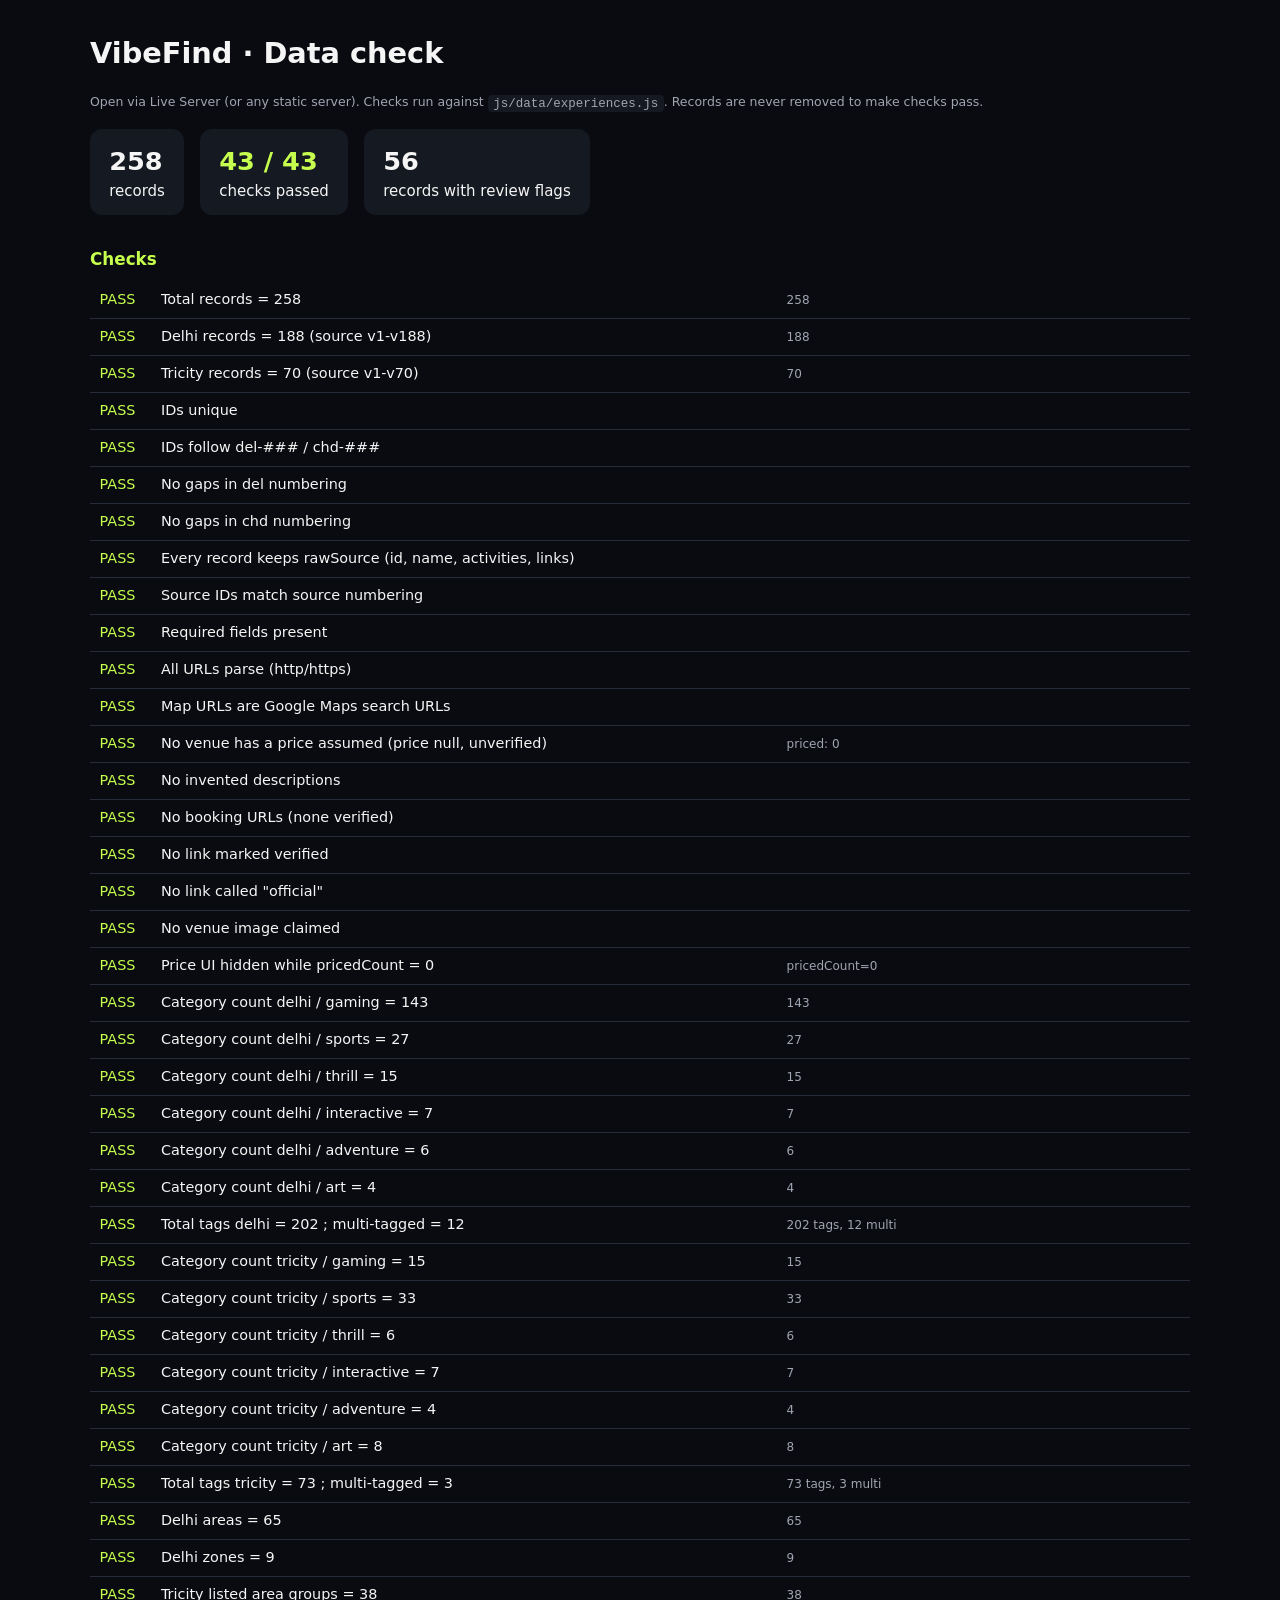
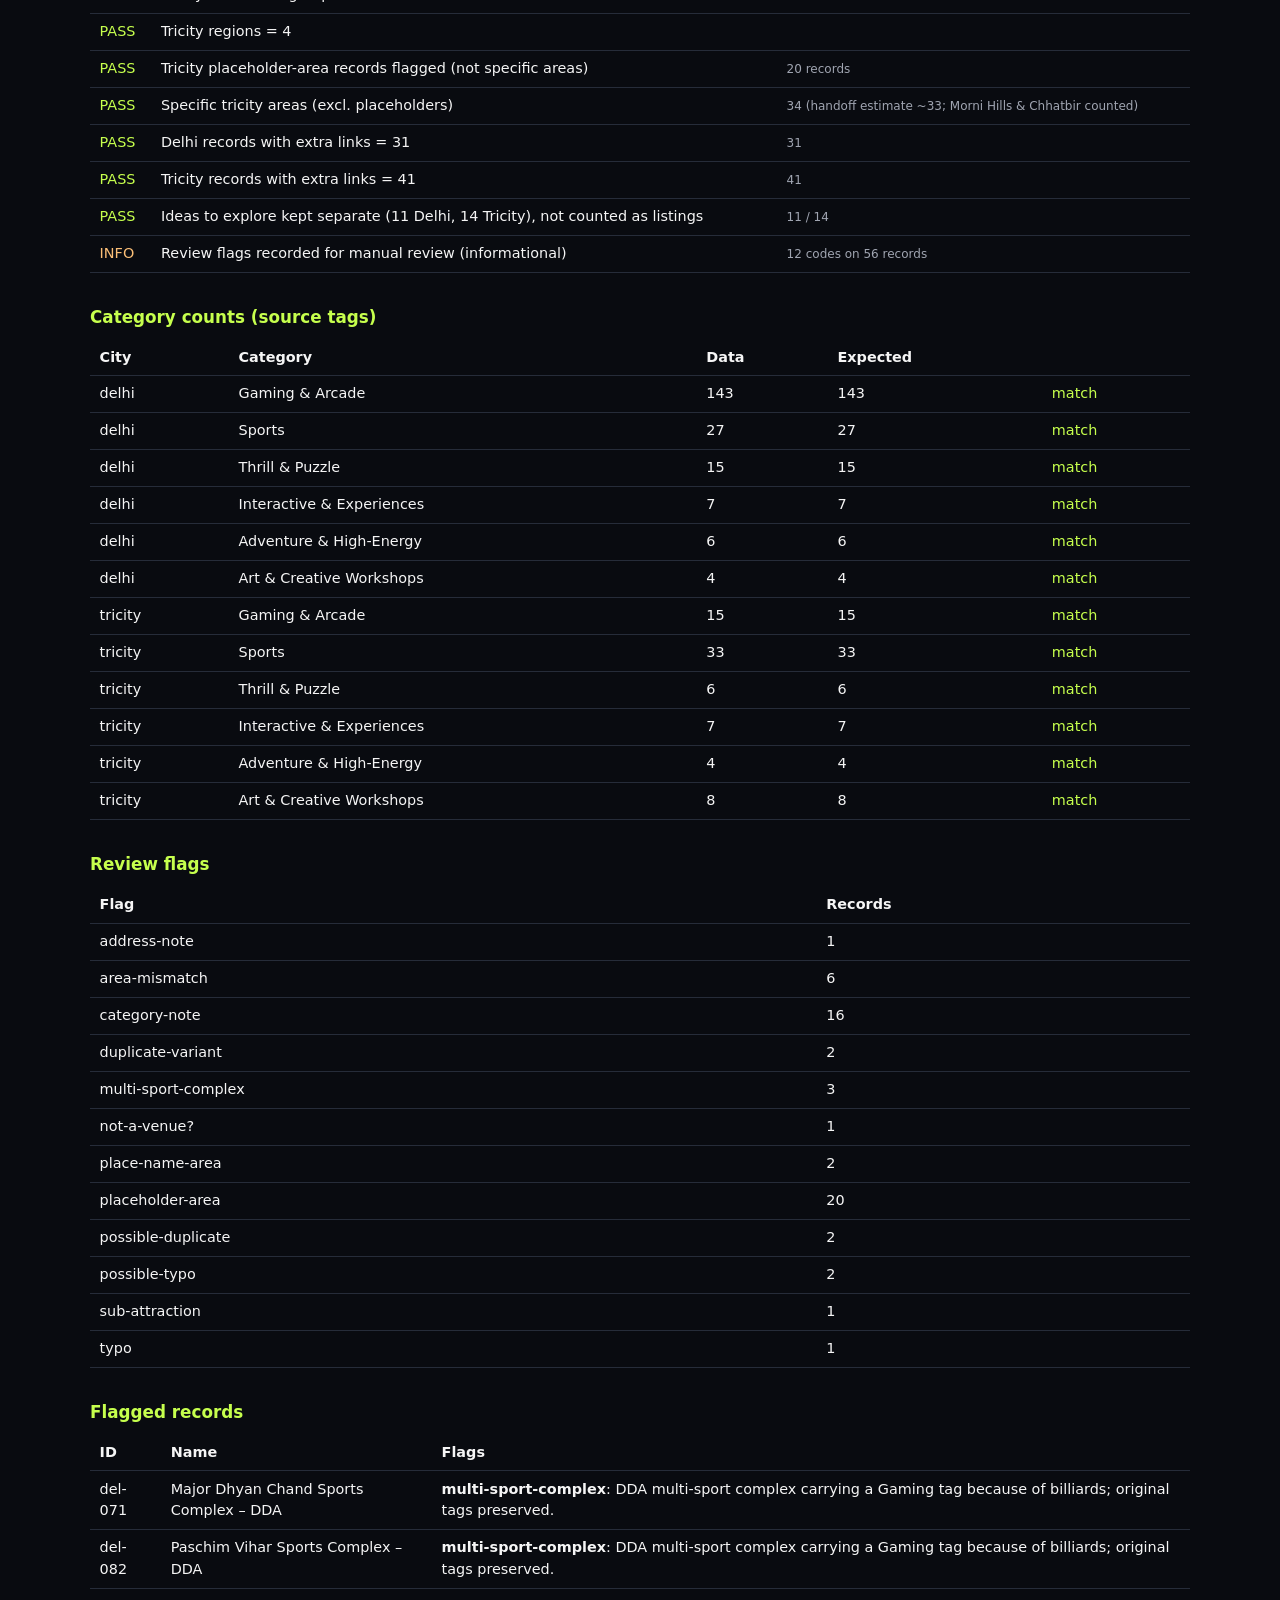
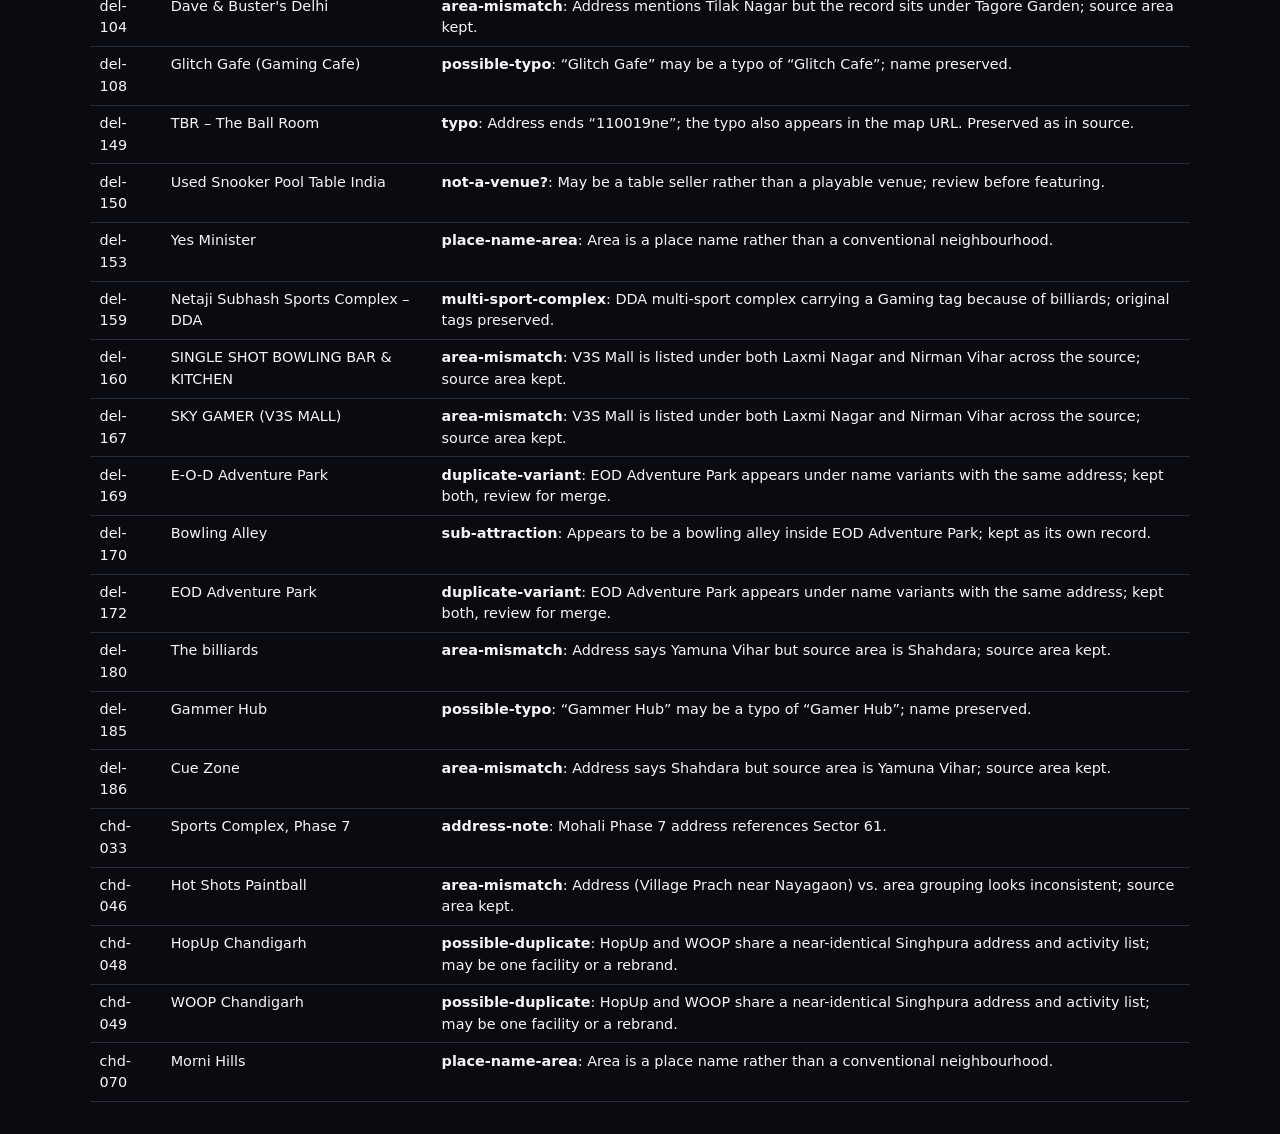
<file: VibeFind/tools/data-check.html>
<!DOCTYPE html>
<html lang="en"><head><meta charset="UTF-8"><meta name="viewport" content="width=device-width,initial-scale=1">
<title>VibeFind · Data check</title>
<style>
body{font:15px/1.5 system-ui,sans-serif;background:#090B10;color:#F5F5F5;margin:0;padding:2rem;max-width:1100px;margin-inline:auto}
h1{font-size:1.8rem;margin:0 0 .3rem}h2{font-size:1.05rem;margin:2rem 0 .6rem;color:#C6FF4D}
.sum{display:flex;gap:1rem;flex-wrap:wrap;margin:1rem 0}.sum div{background:#151922;border-radius:12px;padding:.8rem 1.2rem}.sum b{font-size:1.6rem;display:block}
table{border-collapse:collapse;width:100%}td,th{border-bottom:1px solid #262c39;padding:.45rem .6rem;text-align:left;vertical-align:top;font-size:.9rem}
.ok{color:#C6FF4D}.bad{color:#ff6b6b}.warn{color:#fbbf77}small{color:#A0A5B1}code{background:#151922;padding:.1rem .35rem;border-radius:4px}
</style></head><body>
<h1>VibeFind · Data check</h1><p><small>Open via Live Server (or any static server). Checks run against <code>js/data/experiences.js</code>. Records are never removed to make checks pass.</small></p>
<div class="sum" id="sum"></div><h2>Checks</h2><table id="checks"></table>
<h2>Category counts (source tags)</h2><table id="cats"></table>
<h2>Review flags</h2><table id="flags"></table>
<h2>Flagged records</h2><table id="flagged"></table>
<script src="../js/data/config.js"></script><script src="../js/data/experiences.js"></script><script src="../js/data/photos.js"></script>
<script src="../js/core/utils.js"></script><script src="../js/core/wishlist.js"></script><script src="../js/core/store.js"></script>
<script src="data-check.js"></script>
</body></html>
</file>
<file: VibeFind/css/tokens.css>
/* VibeFind design tokens: Dark Cinematic / Electric Ultraviolet */
:root{
  --bg:#050509;
  --surface:#151922;
  --surface-2:#11151D;
  --line:rgba(245,245,245,.1);
  --line-2:rgba(245,245,245,.18);
  --text:#F5F5F5;
  --muted:#A0A5B1;
  /* Kept as --lime for backward compatibility with the existing CSS; this is now the electric-purple primary accent. */
  --lime:#8B5CF6;
  --lime-ink:#FFFFFF;
  --violet:#A78BFA;
  --purple-deep:#6D28D9;
  --acid-lime:#C6FF4D;
  --amber:#D6A84F;
  --font-display:"Space Grotesk","Sora","Inter",system-ui,-apple-system,"Segoe UI",sans-serif;
  --font-body:"Inter",system-ui,-apple-system,"Segoe UI",Roboto,sans-serif;
  --ease-out:cubic-bezier(.16,1,.3,1);
  --ease-io:cubic-bezier(.65,0,.35,1);
  --ease-snap:cubic-bezier(.2,.9,.2,1);
  --gutter:clamp(1.1rem,3.4vw,3.2rem);
  --max:1560px;
  --r-s:10px;--r-m:20px;--r-l:34px;
  --s1:.5rem;--s2:1rem;--s3:1.5rem;--s4:2.5rem;--s5:4rem;--s6:7rem;--s7:11rem;
  --nav-h:72px;
  --z-nav:50;--z-drawer:80;--z-wipe:100;--z-cursor:120;
}
</file>
<file: VibeFind/css/base.css>
*,*::before,*::after{box-sizing:border-box}
html{-webkit-text-size-adjust:100%;scroll-behavior:smooth}
body{margin:0;background:var(--bg);color:var(--text);font-family:var(--font-body);font-size:1rem;line-height:1.6;-webkit-font-smoothing:antialiased;overflow-x:hidden;min-height:100vh}
img,svg{display:block;max-width:100%}
a{color:inherit;text-decoration:none}
button,input{font:inherit;color:inherit}
button{cursor:pointer;background:none;border:0;padding:0}
ul{list-style:none;margin:0;padding:0}
h1,h2,h3,h4,p{margin:0}
::selection{background:var(--lime);color:var(--lime-ink)}
:focus-visible{outline:2px solid var(--lime);outline-offset:3px;border-radius:4px}
.skip{position:absolute;left:1rem;top:-4rem;background:var(--lime);color:var(--lime-ink);padding:.6rem 1rem;border-radius:8px;z-index:200;font-weight:600}
.skip:focus{top:1rem}
.vh{position:absolute;width:1px;height:1px;overflow:hidden;clip:rect(0 0 0 0);white-space:nowrap}
/* film grain over everything, very low */
body::after{content:"";position:fixed;inset:0;pointer-events:none;z-index:90;opacity:.055;mix-blend-mode:overlay;
  background-image:url("data:image/svg+xml,%3Csvg xmlns='http://www.w3.org/2000/svg' width='180' height='180'%3E%3Cfilter id='n'%3E%3CfeTurbulence type='fractalNoise' baseFrequency='.9' numOctaves='2' stitchTiles='stitch'/%3E%3C/filter%3E%3Crect width='100%25' height='100%25' filter='url(%23n)'/%3E%3C/svg%3E")}
::-webkit-scrollbar{width:10px}::-webkit-scrollbar-track{background:var(--bg)}::-webkit-scrollbar-thumb{background:#262c39;border-radius:10px;border:2px solid var(--bg)}
.eyebrow{font-family:var(--font-display);font-size:.78rem;letter-spacing:.2em;text-transform:uppercase;color:var(--muted);display:inline-flex;align-items:center;gap:.7rem}
.eyebrow::before{content:"";width:2.2rem;height:1px;background:var(--lime)}
.display{font-family:var(--font-display);font-weight:700;letter-spacing:-.045em;line-height:.9;text-transform:none}
.h2{font-family:var(--font-display);font-weight:700;letter-spacing:-.04em;line-height:.95;font-size:clamp(2.4rem,6.4vw,6rem)}
.lede{font-size:clamp(1.05rem,1.5vw,1.3rem);color:var(--muted);max-width:46ch;line-height:1.55}
.accent{color:var(--lime)} .accent-v{color:var(--violet)}
.num{font-family:var(--font-display);font-variant-numeric:tabular-nums}
</file>
<file: VibeFind/css/layout.css>
.wrap{width:100%;max-width:var(--max);margin-inline:auto;padding-inline:var(--gutter)}
section{position:relative}
.sec{padding-block:clamp(5rem,11vw,10rem)}
.sec__head{display:flex;justify-content:space-between;align-items:flex-end;gap:2rem;margin-bottom:clamp(2rem,5vw,4.5rem);flex-wrap:wrap}
.sec__head .h2{margin-top:1.2rem;max-width:14ch}

/* NAV */
.nav{position:fixed;inset:0 0 auto 0;height:var(--nav-h);z-index:var(--z-nav);display:flex;align-items:center;transition:background .4s,backdrop-filter .4s,transform .5s var(--ease-out),border-color .4s;border-bottom:1px solid transparent}
.nav.is-solid{background:rgba(9,11,16,.72);backdrop-filter:blur(16px) saturate(1.4);-webkit-backdrop-filter:blur(16px) saturate(1.4);border-color:var(--line)}
.nav.is-hidden{transform:translateY(-100%)}
.nav__in{display:flex;align-items:center;justify-content:space-between;gap:1rem;width:100%}
.logo{font-family:var(--font-display);font-weight:700;font-size:1.35rem;letter-spacing:-.04em;display:inline-flex;align-items:center;gap:.5rem}
.logo i{width:.8rem;height:.8rem;border-radius:50%;background:var(--lime);box-shadow:0 0 0 4px rgba(139,92,246,.16);display:block;transition:transform .5s var(--ease-out)}
.logo:hover i{transform:scale(1.5)}
.nav__links{display:flex;gap:.3rem;align-items:center}
.nav__links a{position:relative;padding:.55rem 1rem;font-size:.92rem;color:var(--muted);border-radius:99px;transition:color .3s}
.nav__links a:hover,.nav__links a[aria-current="page"]{color:var(--text)}
.nav__links a[aria-current="page"]::after{content:"";position:absolute;left:50%;bottom:.15rem;width:4px;height:4px;border-radius:50%;background:var(--lime);transform:translateX(-50%)}
.nav__right{display:flex;align-items:center;gap:.6rem}
.nav__saved{display:inline-flex;align-items:center;gap:.5rem;padding:.55rem 1rem;border:1px solid var(--line-2);border-radius:99px;font-size:.88rem;transition:border-color .3s,background .3s}
.nav__saved:hover{border-color:var(--lime)}
.nav__saved b{font-family:var(--font-display);min-width:1.3rem;height:1.3rem;display:inline-grid;place-items:center;background:var(--lime);color:var(--lime-ink);border-radius:99px;font-size:.75rem;padding-inline:.25rem}
.nav__saved b[data-n="0"]{background:var(--surface);color:var(--muted)}
.nav__burger{display:none;width:44px;height:44px;border-radius:50%;border:1px solid var(--line-2);position:relative}
.nav__burger span{position:absolute;left:13px;right:13px;height:1.5px;background:var(--text);transition:transform .5s var(--ease-out),top .5s var(--ease-out)}
.nav__burger span:first-child{top:18px}.nav__burger span:last-child{top:25px}
.menu-open .nav__burger span:first-child{top:21.5px;transform:rotate(45deg)}.menu-open .nav__burger span:last-child{top:21.5px;transform:rotate(-45deg)}
.mmenu{position:fixed;inset:0;z-index:calc(var(--z-nav) - 1);background:var(--bg);padding:calc(var(--nav-h) + 2rem) var(--gutter) 2rem;display:flex;flex-direction:column;justify-content:space-between;clip-path:circle(0 at calc(100% - 2.6rem) 2.2rem);transition:clip-path .8s var(--ease-io);visibility:hidden}
.menu-open .mmenu{clip-path:circle(150% at calc(100% - 2.6rem) 2.2rem);visibility:visible}
.mmenu a{display:block;font-family:var(--font-display);font-weight:700;font-size:clamp(2.4rem,11vw,4rem);letter-spacing:-.04em;line-height:1.1;padding:.2rem 0;border-bottom:1px solid var(--line)}
.mmenu small{color:var(--muted)}

/* HERO */
.hero{position:relative;min-height:100svh;display:grid;grid-template-columns:repeat(12,1fr);align-items:center;padding:calc(var(--nav-h) + 1rem) var(--gutter) 6.5rem;overflow:hidden;isolation:isolate}
.hero__bg{position:absolute;inset:0;z-index:-2;background:
  radial-gradient(60vw 50vw at 82% 30%,rgba(167,139,250,.28),transparent 60%),
  radial-gradient(45vw 40vw at 8% 95%,rgba(139,92,246,.12),transparent 62%),var(--bg)}
.hero__bg::after{content:"";position:absolute;inset:0;background:radial-gradient(120% 90% at 50% 40%,transparent 55%,rgba(0,0,0,.55))}
.hero__grid{position:absolute;inset:0;z-index:-1;opacity:.35;background-image:linear-gradient(var(--line) 1px,transparent 1px),linear-gradient(90deg,var(--line) 1px,transparent 1px);background-size:calc(100%/12) 120px;mask-image:linear-gradient(180deg,transparent,#000 30%,transparent 95%)}
.hero__copy{grid-column:1/9;grid-row:1;position:relative;z-index:3;max-width:var(--max)}
.hero__title{font-size:clamp(2.2rem,min(6vw,12svh),7.6rem);margin:1.2rem 0 1.6rem;white-space:nowrap;text-transform:uppercase;line-height:.84;letter-spacing:-.055em}
.hero__title .ln{display:block;overflow:hidden;padding-bottom:.06em}
.hero__title .ln:nth-child(2){padding-left:.6em}
.hero__title .out{color:transparent;-webkit-text-stroke:2px var(--text)}
.hero__sub{display:flex;gap:2.5rem;align-items:flex-start;flex-wrap:wrap;margin-bottom:1.6rem}
.stage{grid-column:8/13;grid-row:1;position:relative;z-index:1;height:min(74svh,760px);align-self:center;justify-self:end;width:min(100%,520px);border-radius:999px 999px 30px 30px/ 420px 420px 30px 30px;overflow:hidden;box-shadow:0 40px 120px rgba(0,0,0,.6),0 0 0 1px var(--line-2)}
.stage__slide{position:absolute;inset:0;opacity:0;transition:opacity 1.4s var(--ease-io),clip-path 1.6s var(--ease-io);clip-path:inset(100% 0 0 0)}
.stage__slide.is-active{opacity:1;clip-path:inset(0)}
.stage__slide .scene{position:absolute;inset:0;transform:scale(1.15);transition:transform 8s linear}
.stage__slide.is-active .scene{transform:scale(1)}
.stage__cap{position:absolute;left:0;right:0;bottom:0;padding:5.5rem 1.8rem 1.6rem;background:linear-gradient(transparent,rgba(9,11,16,.9));z-index:2;display:flex;justify-content:space-between;align-items:flex-end;gap:1rem;font-family:var(--font-display)}
.stage__cap b{font-size:1.3rem;letter-spacing:-.02em;display:block;line-height:1.1}
.stage__cap span{font-size:.78rem;letter-spacing:.14em;text-transform:uppercase;color:var(--muted)}
.stage__cap a{width:3rem;height:3rem;border-radius:50%;background:var(--lime);color:var(--lime-ink);display:grid;place-items:center;flex:none;transition:transform .5s var(--ease-out)}
.stage__cap a:hover{transform:rotate(-45deg) scale(1.1)}
.stage__dots{position:absolute;top:1.6rem;left:0;right:0;z-index:3;display:flex;justify-content:center;gap:.4rem}
.stage__dots i{width:1.4rem;height:2px;background:rgba(255,255,255,.28);border-radius:2px;overflow:hidden;position:relative}
.stage__dots i.is-on::after{content:"";position:absolute;inset:0;background:var(--lime);transform-origin:left;animation:dot 5.5s linear forwards}
@keyframes dot{from{transform:scaleX(0)}to{transform:scaleX(1)}}
.orb{position:absolute;z-index:2;width:clamp(120px,15vw,210px);aspect-ratio:1;border-radius:50%;overflow:hidden;left:54%;top:36%;border:1px solid var(--line-2);box-shadow:0 20px 60px rgba(0,0,0,.5)}
.orb .scene{position:absolute;inset:0;background-size:240%;transition:background-position 1.2s var(--ease-out)}
.hero__foot{position:absolute;left:0;right:0;bottom:0;border-top:1px solid var(--line);background:rgba(9,11,16,.5);backdrop-filter:blur(6px);overflow:hidden;z-index:4}
.ticker{display:flex;width:max-content;animation:tick 42s linear infinite}
.ticker span{font-family:var(--font-display);font-size:.95rem;letter-spacing:.14em;text-transform:uppercase;padding:1.15rem 2.2rem;color:var(--muted);white-space:nowrap;display:inline-flex;align-items:center;gap:2.2rem}
.ticker span::after{content:"";width:6px;height:6px;border-radius:50%;background:var(--lime)}
.ticker span b{color:var(--text);font-weight:600}
@keyframes tick{to{transform:translateX(-50%)}}
.scroll-cue{position:absolute;right:var(--gutter);bottom:4.6rem;z-index:5;font-size:.72rem;letter-spacing:.2em;text-transform:uppercase;color:var(--muted);display:flex;flex-direction:column;align-items:center;gap:.7rem;writing-mode:vertical-rl}
.scroll-cue i{width:1px;height:3.2rem;background:var(--line-2);position:relative;overflow:hidden}
.scroll-cue i::after{content:"";position:absolute;left:0;top:0;width:100%;height:40%;background:var(--lime);animation:cue 2s var(--ease-io) infinite}
@keyframes cue{0%{transform:translateY(-100%)}100%{transform:translateY(260%)}}

/* STATEMENT */
.statement{padding-block:clamp(6rem,14vw,13rem)}
.statement p.big{font-family:var(--font-display);font-weight:600;letter-spacing:-.04em;line-height:1.02;font-size:clamp(2rem,5.8vw,5.6rem);max-width:19ch}
.statement .stats{display:grid;grid-template-columns:repeat(4,auto);justify-content:space-between;gap:2rem;margin-top:clamp(3rem,7vw,6rem);border-top:1px solid var(--line);padding-top:2rem}
.stat b{display:block;font-family:var(--font-display);font-size:clamp(2.6rem,6vw,5.4rem);letter-spacing:-.05em;line-height:1}
.stat small{color:var(--muted);letter-spacing:.12em;text-transform:uppercase;font-size:.75rem}

/* CITIES */
.cities{display:grid;grid-template-columns:repeat(12,1fr);gap:clamp(1rem,2.4vw,2rem)}
.city{position:relative;border-radius:var(--r-l);overflow:hidden;isolation:isolate;min-height:clamp(420px,62vw,820px);display:flex;flex-direction:column;justify-content:flex-end;padding:clamp(1.4rem,3vw,2.6rem);border:1px solid var(--line)}
.city:nth-child(1){grid-column:1/8}
.city:nth-child(2){grid-column:8/13;margin-top:clamp(3rem,12vw,11rem);min-height:clamp(380px,50vw,680px)}
.city .scene{position:absolute;inset:0;z-index:-2;transition:transform 1.4s var(--ease-out)}
.city::after{content:"";position:absolute;inset:0;z-index:-1;background:linear-gradient(180deg,rgba(9,11,16,.1) 25%,rgba(9,11,16,.92))}
.city:hover .scene{transform:scale(1.08)}
.city__n{position:absolute;top:1.4rem;right:1.8rem;font-family:var(--font-display);font-size:.8rem;letter-spacing:.16em;color:var(--muted)}
.city h3{font-family:var(--font-display);font-weight:700;font-size:clamp(3rem,8.6vw,8.2rem);letter-spacing:-.055em;line-height:.88;text-transform:uppercase}
.city:nth-child(2) h3{font-size:clamp(2.4rem,5.4vw,5.2rem)}
.city .btn{align-self:flex-start}
.city__sub{font-family:var(--font-display);font-size:.8rem;letter-spacing:.16em;text-transform:uppercase;color:var(--lime);margin-top:1rem}
.city p{color:#d4d7de;max-width:36ch;margin:1rem 0 1.4rem}
.city__meta{display:flex;gap:1.6rem;flex-wrap:wrap;font-size:.82rem;color:var(--muted);letter-spacing:.08em;text-transform:uppercase;margin-bottom:1.4rem}
.city__meta b{color:var(--text);font-family:var(--font-display);font-size:1.4rem;letter-spacing:-.02em;display:block;text-transform:none}

/* FEATURED RAIL */
.rail{display:flex;gap:clamp(1rem,2vw,1.8rem);overflow-x:auto;scroll-snap-type:x proximity;padding:1rem var(--gutter) 5rem;margin-inline:calc(var(--gutter) * -1);scrollbar-width:none;scroll-padding-inline:var(--gutter);cursor:grab}
.rail::-webkit-scrollbar{display:none}.rail.is-drag{cursor:grabbing;scroll-snap-type:none}
.fcard{position:relative;flex:none;width:clamp(260px,27vw,390px);aspect-ratio:3/4.1;border-radius:var(--r-l);overflow:hidden;scroll-snap-align:start;isolation:isolate;border:1px solid var(--line);display:flex;flex-direction:column;justify-content:flex-end;padding:1.5rem;transition:transform .7s var(--ease-out),border-color .4s}
.fcard:nth-child(even){margin-top:4rem;aspect-ratio:3/3.7}
.fcard:hover{transform:translateY(-8px);border-color:var(--line-2)}
.fcard .scene{position:absolute;inset:0;z-index:-2;transition:transform 1.2s var(--ease-out)}
.fcard:hover .scene{transform:scale(1.1)}
.fcard::after{content:"";position:absolute;inset:0;z-index:-1;background:linear-gradient(180deg,transparent 30%,rgba(9,11,16,.94))}
.fcard__mood{position:absolute;top:1.2rem;left:1.2rem;font-size:.72rem;letter-spacing:.14em;text-transform:uppercase;background:rgba(9,11,16,.7);backdrop-filter:blur(6px);padding:.4rem .8rem;border-radius:99px;border:1px solid var(--line-2)}
.fcard h3{font-family:var(--font-display);font-weight:700;font-size:clamp(1.35rem,2vw,1.8rem);letter-spacing:-.03em;line-height:1.05;margin-bottom:.5rem}
.fcard__loc{font-size:.86rem;color:var(--muted)}
.rail__hint{display:flex;justify-content:space-between;align-items:center;color:var(--muted);font-size:.85rem;gap:1rem;flex-wrap:wrap}

/* CATEGORY INDEX */
.catlist{border-top:1px solid var(--line)}
.catrow{position:relative;display:grid;grid-template-columns:4rem 1fr auto auto;align-items:center;gap:clamp(.8rem,2.4vw,2.4rem);padding:clamp(1.2rem,2.6vw,2.2rem) 0;border-bottom:1px solid var(--line);transition:padding .6s var(--ease-out),color .4s}
.catrow__n{font-family:var(--font-display);color:var(--muted);font-size:.9rem}
.catrow__t{font-family:var(--font-display);font-weight:700;letter-spacing:-.05em;line-height:.95;font-size:clamp(2.1rem,6.6vw,6.6rem);transition:transform .7s var(--ease-out),color .4s}
.catrow__l{color:var(--muted);max-width:26ch;font-size:.95rem}
.catrow__c{font-family:var(--font-display);font-size:1.1rem;white-space:nowrap}
.catrow__c i{font-style:normal;display:inline-grid;place-items:center;width:3rem;height:3rem;border:1px solid var(--line-2);border-radius:50%;margin-left:1rem;transition:background .4s,color .4s,transform .6s var(--ease-out)}
.catrow:hover .catrow__t{transform:translateX(1.4rem);color:var(--cat,var(--lime))}
.catrow:hover .catrow__c i{background:var(--cat,var(--lime));color:var(--lime-ink);transform:rotate(-45deg)}
.catrow__thumb{display:none;width:64px;height:64px;border-radius:14px}
.peek{position:fixed;left:0;top:0;width:min(24vw,340px);aspect-ratio:4/5;border-radius:var(--r-m);overflow:hidden;pointer-events:none;z-index:60;opacity:0;transform:translate3d(0,0,0) scale(.82) rotate(-4deg);transition:opacity .4s,scale .5s;border:1px solid var(--line-2);box-shadow:0 30px 80px rgba(0,0,0,.6)}
.peek.is-on{opacity:1}.peek .scene{position:absolute;inset:0}

/* MOODS */
.moods{display:flex;flex-wrap:wrap;gap:.9rem}
.mood{font-family:var(--font-display);font-weight:600;font-size:clamp(1.3rem,3.2vw,2.8rem);letter-spacing:-.035em;padding:.7em 1.3em;border:1px solid var(--line-2);border-radius:99px;display:inline-flex;align-items:baseline;gap:.7rem;position:relative;overflow:hidden;transition:color .45s,border-color .45s}
.mood sup{font-size:.4em;color:var(--muted);transition:color .45s}
.mood::before{content:"";position:absolute;inset:0;background:var(--lime);transform:translateY(101%);transition:transform .6s var(--ease-out);z-index:-1;border-radius:inherit}
.mood:hover{color:var(--lime-ink);border-color:var(--lime)}.mood:hover sup{color:var(--lime-ink)}.mood:hover::before{transform:none}
.mood:nth-child(3n+2){margin-left:2.4rem}

/* COLLECTIONS */
.colls{display:grid;grid-template-columns:repeat(12,1fr);gap:clamp(.8rem,1.8vw,1.6rem)}
.coll{position:relative;border-radius:var(--r-l);overflow:hidden;isolation:isolate;display:flex;flex-direction:column;justify-content:space-between;padding:1.6rem;min-height:clamp(260px,26vw,380px);border:1px solid var(--line)}
.coll:nth-child(1){grid-column:span 5;min-height:clamp(320px,34vw,500px)}
.coll:nth-child(2){grid-column:span 4}.coll:nth-child(3){grid-column:span 3}
.coll:nth-child(4){grid-column:span 3}.coll:nth-child(5){grid-column:span 4}.coll:nth-child(6){grid-column:span 5;min-height:clamp(320px,34vw,500px)}
.coll .scene{position:absolute;inset:0;z-index:-2;transition:transform 1.2s var(--ease-out),filter .6s;filter:saturate(.85)}
.coll::after{content:"";position:absolute;inset:0;z-index:-1;background:linear-gradient(200deg,rgba(9,11,16,.05),rgba(9,11,16,.9) 85%)}
.coll:hover .scene{transform:scale(1.1);filter:saturate(1.15)}
.coll__c{font-family:var(--font-display);font-size:.8rem;letter-spacing:.16em;text-transform:uppercase;align-self:flex-start;background:rgba(9,11,16,.7);backdrop-filter:blur(6px);padding:.4rem .8rem;border-radius:99px;border:1px solid var(--line-2)}
.coll h3{font-family:var(--font-display);font-weight:700;font-size:clamp(1.7rem,3vw,2.8rem);letter-spacing:-.04em;line-height:1}
.coll p{color:#cfd3db;font-size:.95rem;margin-top:.4rem}

/* AREAS */
.areas{display:grid;grid-template-columns:1fr 1fr;gap:clamp(2rem,6vw,6rem)}
.areas h3{font-family:var(--font-display);font-size:.85rem;letter-spacing:.2em;text-transform:uppercase;color:var(--muted);font-weight:500;margin-bottom:1.4rem;display:flex;justify-content:space-between}
.cloud{display:flex;flex-wrap:wrap;gap:.2rem 1.4rem;align-items:baseline}
.cloud a{font-family:var(--font-display);font-weight:700;letter-spacing:-.045em;line-height:1.08;font-size:clamp(1.6rem,3.6vw,3.4rem);color:var(--text);transition:color .35s,transform .5s var(--ease-out);display:inline-block}
.cloud a sup{font-size:.34em;color:var(--muted);margin-left:.2em;font-weight:500;letter-spacing:0}
.cloud a:nth-child(3n){color:#6e7584}.cloud a:nth-child(5n){color:#a8adba}
.cloud a:hover{color:var(--lime);transform:translateY(-4px)}
.areas__note{margin-top:1.6rem;color:var(--muted);font-size:.88rem;max-width:44ch}

/* CTA */
.cta{padding-block:clamp(6rem,14vw,13rem);text-align:left;overflow:hidden;isolation:isolate}
.cta::before{content:"";position:absolute;inset:auto -10% -40% -10%;height:80%;background:radial-gradient(50% 60% at 50% 100%,rgba(139,92,246,.2),transparent 70%);z-index:-1}
.cta h2{font-size:clamp(3rem,11.5vw,12rem);text-transform:uppercase;letter-spacing:-.055em;line-height:.86}
.cta h2 .ln{display:block;overflow:hidden;padding-bottom:.05em}
.cta__row{display:flex;gap:1rem;flex-wrap:wrap;margin-top:clamp(2rem,5vw,4rem)}

/* FOOTER */
.foot{border-top:1px solid var(--line);padding-block:3.4rem 2.4rem;background:var(--surface-2)}
.foot__grid{display:grid;grid-template-columns:2fr 1fr 1fr 1fr;gap:2.5rem}
.foot h4{font-family:var(--font-display);font-size:.78rem;letter-spacing:.18em;text-transform:uppercase;color:var(--muted);font-weight:500;margin:0 0 1rem}
.foot li{margin:.45rem 0}.foot li a{color:#d7dae1;transition:color .3s}.foot li a:hover{color:var(--lime)}
.foot__legal{margin-top:3rem;padding-top:1.6rem;border-top:1px solid var(--line);color:var(--muted);font-size:.82rem;display:flex;justify-content:space-between;gap:1rem;flex-wrap:wrap}
.foot .logo{font-size:2rem;margin-bottom:.8rem}
.foot p{color:var(--muted);max-width:40ch;font-size:.92rem}
</file>
<file: VibeFind/css/components.css>
.scene{background-color:#0d1018;background-repeat:no-repeat;background-size:cover;background-position:50% 50%}
.scene--gaming{background-image:var(--scene-gaming)}.scene--sports{background-image:var(--scene-sports)}.scene--thrill{background-image:var(--scene-thrill)}
.scene--adventure{background-image:var(--scene-adventure)}.scene--art{background-image:var(--scene-art)}.scene--interactive{background-image:var(--scene-interactive)}

/* buttons */
.btn{position:relative;display:inline-flex;align-items:center;gap:.8rem;padding:1.05rem 1.7rem;border-radius:99px;font-family:var(--font-display);font-weight:600;letter-spacing:-.01em;font-size:1rem;overflow:hidden;isolation:isolate;border:1px solid var(--line-2);transition:color .45s,border-color .45s,transform .6s var(--ease-out)}
.btn::before{content:"";position:absolute;inset:0;z-index:-1;background:var(--lime);transform:translateY(101%);border-radius:50% 50% 0 0/100% 100% 0 0;transition:transform .6s var(--ease-out),border-radius .6s var(--ease-out)}
.btn:hover{color:var(--lime-ink);border-color:var(--lime)}.btn:hover::before{transform:none;border-radius:0}
.btn svg{width:1.1em;height:1.1em;transition:transform .5s var(--ease-out)}.btn:hover svg{transform:translateX(4px) rotate(-45deg)}
.btn--solid{background:var(--lime);color:var(--lime-ink);border-color:var(--lime)}
.btn--solid::before{background:var(--text)}.btn--solid:hover{color:var(--lime-ink);border-color:var(--text)}
.btn--ghost{background:rgba(9,11,16,.4);backdrop-filter:blur(6px)}
.arrow{display:inline-grid;place-items:center}

/* search */
.search{position:relative;max-width:640px;width:100%}
.search form{display:flex;align-items:center;gap:.6rem;background:rgba(21,25,34,.78);backdrop-filter:blur(14px);border:1px solid var(--line-2);border-radius:99px;padding:.45rem .45rem .45rem 1.5rem;transition:border-color .4s,box-shadow .4s}
.search form:focus-within{border-color:var(--lime);box-shadow:0 0 0 5px rgba(139,92,246,.12)}
.search svg{width:1.2rem;height:1.2rem;color:var(--muted);flex:none}
.search input{flex:1;min-width:0;background:none;border:0;outline:0;font-size:1.05rem;padding:.8rem .4rem}
.search input::placeholder{color:#7e8594}
.search button[type=submit]{background:var(--lime);color:var(--lime-ink);border-radius:99px;padding:.85rem 1.5rem;font-family:var(--font-display);font-weight:700;transition:transform .5s var(--ease-out)}
.search button[type=submit]:hover{transform:scale(1.05)}
.suggest{position:absolute;left:0;right:0;top:calc(100% + .6rem);background:rgba(17,21,29,.96);backdrop-filter:blur(18px);border:1px solid var(--line-2);border-radius:var(--r-m);padding:.5rem;z-index:20;display:none;max-height:min(60vh,380px);overflow:auto;box-shadow:0 30px 80px rgba(0,0,0,.6)}
.suggest.is-open{display:block}
.suggest a{display:flex;justify-content:space-between;gap:1rem;align-items:center;padding:.75rem 1rem;border-radius:12px}
.suggest a:hover,.suggest a.is-sel{background:var(--surface)}
.suggest b{font-family:var(--font-display);font-weight:600;letter-spacing:-.01em}
.suggest small{color:var(--muted);text-align:right;font-size:.8rem}
.suggest .none{padding:1rem;color:var(--muted)}
.chips{display:flex;flex-wrap:wrap;gap:.5rem;margin-top:1rem}
.chip{font-size:.85rem;padding:.45rem .95rem;border-radius:99px;border:1px solid var(--line-2);color:#cfd3db;background:rgba(9,11,16,.4);transition:border-color .3s,color .3s,background .3s}
.chip:hover{border-color:var(--lime);color:var(--lime)}
.tag{display:inline-block;font-size:.75rem;padding:.25rem .65rem;border-radius:99px;background:rgba(245,245,245,.08);color:#cfd3db}

/* heart */
.heart{width:2.6rem;height:2.6rem;border-radius:50%;display:grid;place-items:center;background:rgba(9,11,16,.6);backdrop-filter:blur(6px);border:1px solid var(--line-2);transition:transform .5s var(--ease-out),background .3s}
.heart svg{width:1.15rem;height:1.15rem;fill:none;stroke:currentColor;stroke-width:1.8;transition:fill .3s}
.heart:hover{transform:scale(1.12)}
.heart[aria-pressed=true]{background:var(--lime);color:var(--lime-ink);border-color:var(--lime)}
.heart[aria-pressed=true] svg{fill:currentColor}

/* saved drawer */
.drawer{position:fixed;top:0;right:0;bottom:0;width:min(440px,100%);background:var(--surface-2);z-index:var(--z-drawer);border-left:1px solid var(--line-2);transform:translateX(102%);transition:transform .7s var(--ease-out);display:flex;flex-direction:column;visibility:hidden}
.drawer.is-open{transform:none;visibility:visible}
.drawer__head{display:flex;justify-content:space-between;align-items:center;padding:1.4rem 1.6rem;border-bottom:1px solid var(--line)}
.drawer__head h2{font-family:var(--font-display);font-size:1.4rem;letter-spacing:-.03em}
.drawer__body{overflow:auto;padding:1rem 1.2rem;flex:1}
.drawer__item{display:flex;gap:1rem;align-items:center;padding:.9rem;border-radius:var(--r-m);border:1px solid var(--line);margin-bottom:.7rem;background:var(--surface)}
.drawer__item .scene{width:56px;height:56px;border-radius:12px;flex:none}
.drawer__item div{flex:1;min-width:0}.drawer__item b{display:block;font-family:var(--font-display);letter-spacing:-.02em;line-height:1.15}
.drawer__item small{color:var(--muted)}
.drawer__empty{color:var(--muted);padding:2rem 1rem;text-align:center}
.scrim{position:fixed;inset:0;background:rgba(0,0,0,.6);z-index:calc(var(--z-drawer) - 1);opacity:0;pointer-events:none;transition:opacity .5s}
.scrim.is-on{opacity:1;pointer-events:auto}
.iconbtn{width:2.6rem;height:2.6rem;border-radius:50%;border:1px solid var(--line-2);display:grid;place-items:center;transition:border-color .3s}.iconbtn:hover{border-color:var(--lime)}

/* cursor */
.cursor{position:fixed;left:0;top:0;z-index:var(--z-cursor);pointer-events:none;width:14px;height:14px;margin:-7px 0 0 -7px;border-radius:50%;background:var(--lime);mix-blend-mode:difference;transition:width .4s var(--ease-out),height .4s var(--ease-out),margin .4s var(--ease-out),opacity .3s;opacity:0}
.cursor.is-on{opacity:1}
.cursor.is-big{width:74px;height:74px;margin:-37px 0 0 -37px}
.cursor.is-drag::after{content:"drag";position:absolute;inset:0;display:grid;place-items:center;color:#000;font:600 .72rem var(--font-display);letter-spacing:.14em;text-transform:uppercase}
html.has-cursor,html.has-cursor a,html.has-cursor button{cursor:none}
html.has-cursor .rail{cursor:none}

/* page wipe */
.wipe{visibility:hidden;position:fixed;inset:0;z-index:var(--z-wipe);background:var(--lime);transform:translateY(100%);pointer-events:none;display:grid;place-items:center}
.wipe span{font-family:var(--font-display);font-weight:700;font-size:clamp(2rem,8vw,6rem);letter-spacing:-.05em;color:var(--lime-ink)}
.stretch::after{content:"";position:absolute;inset:0;z-index:1}
.fcard .heart{position:relative;z-index:3}
</file>
<file: VibeFind/css/motion.css>
/* Reveal states. Without JS (no .js class on <html>) everything is visible. */
.js [data-reveal]{opacity:0;transform:translateY(40px);transition:opacity 1.1s var(--ease-out),transform 1.1s var(--ease-out);transition-delay:calc(var(--d,0) * 90ms)}
.js [data-reveal].is-in{opacity:1;transform:none}
.js [data-reveal="fade"]{transform:none}
.js [data-reveal="mask"]{opacity:1;transform:none;clip-path:inset(0 0 99.5% 0);transition:clip-path 1.4s var(--ease-io);transition-delay:calc(var(--d,0) * 90ms)}
.js [data-reveal="mask"].is-in{clip-path:inset(0)}
.js [data-reveal="mask"] .scene{transform:scale(1.25);transition:transform 2s var(--ease-out)}
.js [data-reveal="mask"].is-in .scene{transform:none}
/* line/word split */
.js .ln>span,.js .ln>.w{display:inline-block;transform:translateY(112%);transition:transform 1.2s var(--ease-out);transition-delay:calc(var(--i,0) * 110ms + var(--base,0ms))}
.js .is-in .ln>span,.js .is-in .ln>.w,.js .ln.is-in>span{transform:none}
.words .w{display:inline-block;opacity:.16;transition:opacity .6s}
.words .w.is-lit{opacity:1}
.words{opacity:1!important}
/* hero intro */
.js .hero [data-intro]{opacity:0;transform:translateY(24px);transition:opacity 1.2s var(--ease-out),transform 1.2s var(--ease-out);transition-delay:calc(900ms + var(--d,0) * 120ms)}
.js.is-ready .hero [data-intro]{opacity:1;transform:none}
.js .hero .stage{clip-path:inset(100% 0 0 0);transition:clip-path 1.8s var(--ease-io) .15s}
.js.is-ready .hero .stage{clip-path:inset(0)}
.js .hero .orb{opacity:0;transform:scale(.4);transition:opacity 1s .9s,transform 1.4s var(--ease-out) .9s}
.js.is-ready .hero .orb{opacity:1;transform:none}
.js .hero__title .ln>span{transition-delay:calc(var(--i,0) * 140ms + 250ms)}
.js.is-ready .hero__title .ln>span{transform:none}
/* page transitions */
@view-transition{navigation:auto}
::view-transition-old(root){animation:vt-out .45s var(--ease-io) both}
::view-transition-new(root){animation:vt-in .7s var(--ease-out) both}
@keyframes vt-out{to{opacity:0;transform:scale(.98)}}
@keyframes vt-in{from{opacity:0;transform:translateY(24px)}}
.wipe.is-in{visibility:visible;animation:wipein .65s var(--ease-io) forwards}
.wipe.is-out{transform:translateY(0);animation:wipeout .8s var(--ease-io) forwards}
@keyframes wipein{from{transform:translateY(100%)}to{transform:translateY(0)}}
@keyframes wipeout{from{transform:translateY(0)}to{transform:translateY(-100%)}}
@media (prefers-reduced-motion:reduce){
  html{scroll-behavior:auto}
  *,*::before,*::after{animation-duration:.01ms!important;animation-iteration-count:1!important;transition-duration:.01ms!important;transition-delay:0ms!important}
  .js [data-reveal],.js .ln>span,.js .ln>.w,.js .hero [data-intro],.words .w{opacity:1!important;transform:none!important;clip-path:none!important}
  .ticker{animation:none}
  .stage__slide{clip-path:none!important}
}
</file>
<file: VibeFind/css/cinematic.css>
/* VibeFind cinematic layer: beams, rings and ambient motion ported from the Motion Demo */
.hero-beam{position:absolute;z-index:1;pointer-events:none;filter:blur(1px);transform-origin:center}
.beam-a{height:150vh;width:17vw;top:-20%;right:20%;transform:rotate(34deg);background:linear-gradient(90deg,transparent,rgba(139,92,246,.035),rgba(167,139,250,.22),rgba(139,92,246,.045),transparent);animation:beam-breathe 8s ease-in-out infinite alternate}
.beam-b{height:140vh;width:8vw;top:-15%;right:31%;transform:rotate(34deg);background:linear-gradient(90deg,transparent,rgba(109,40,217,.12),rgba(167,139,250,.13),transparent);animation:beam-breathe 10s ease-in-out -3s infinite alternate}
.hero-ring{position:absolute;z-index:1;right:9%;top:50%;border:1px solid rgba(167,139,250,.25);border-radius:50%;transform:translateY(-50%) rotate(-24deg);pointer-events:none}
.ring-a{width:min(55vw,760px);aspect-ratio:1;box-shadow:0 0 90px rgba(109,40,217,.1),inset 0 0 90px rgba(109,40,217,.08);animation:ring-rotate 55s linear infinite}
.ring-a:before,.ring-a:after{content:"";position:absolute;inset:10%;border:1px solid rgba(167,139,250,.2);border-radius:50%;transform:rotate(48deg) scaleX(.55)}
.ring-a:after{inset:21%;transform:rotate(-62deg) scaleX(.72);border-color:rgba(198,255,77,.17)}
.ring-b{width:min(42vw,580px);aspect-ratio:1;right:15%;border-style:dashed;border-color:rgba(139,92,246,.23);animation:ring-rotate 85s linear infinite reverse}
@keyframes ring-rotate{to{transform:translateY(-50%) rotate(336deg)}}
@keyframes beam-breathe{from{opacity:.45}to{opacity:1}}
/* ===== Cinematic layer shared across all pages ===== */
.hero .hero-ring{right:4%}.hero .ring-b{right:9%}
.vf-progress{position:fixed;left:0;top:0;height:2px;width:100%;z-index:130;pointer-events:none;transform-origin:0 50%;transform:scaleX(0);background:linear-gradient(90deg,#6D28D9,#8B5CF6,#A78BFA 80%,#C6FF4D);box-shadow:0 0 12px rgba(139,92,246,.7)}
.vf-ambient{position:absolute;inset:0;overflow:hidden;pointer-events:none;z-index:0}
.vf-ambient .hero-beam{opacity:.8;animation:beam-breathe 7s ease-in-out infinite alternate}
.vf-ambient .beam-b{animation-delay:-3s}
.vf-dust{position:fixed;inset:0;pointer-events:none;z-index:1;overflow:hidden}
.vf-dust i{position:absolute;bottom:-10px;width:3px;height:3px;border-radius:50%;background:#A78BFA;opacity:0;animation:vf-rise linear infinite}
.vf-dust i:nth-child(4n){background:#C6FF4D;width:2px;height:2px}
@keyframes vf-rise{0%{transform:translate3d(0,0,0);opacity:0}12%{opacity:.5}85%{opacity:.25}100%{transform:translate3d(var(--dx,20px),-105vh,0);opacity:0}}
.vf-toast{position:fixed;left:50%;bottom:1.6rem;z-index:140;transform:translate(-50%,20px);opacity:0;padding:.7rem 1.2rem;border-radius:999px;background:rgba(17,21,29,.92);border:1px solid rgba(167,139,250,.4);color:#F5F5F5;font-size:.9rem;backdrop-filter:blur(10px);pointer-events:none;transition:opacity .35s,transform .5s cubic-bezier(.16,1,.3,1);max-width:90vw;text-align:center}
.vf-toast.is-on{opacity:1;transform:translate(-50%,0)}
.vf-toast b{color:#C6FF4D;font-weight:600}
.heart{position:relative}
.heart.vf-pop svg{animation:vf-pop .6s cubic-bezier(.2,.9,.2,1)}
@keyframes vf-pop{0%{transform:scale(1)}35%{transform:scale(1.45) rotate(-8deg)}100%{transform:scale(1)}}
.heart.vf-pop::after{content:"";position:absolute;inset:-4px;border-radius:50%;border:1px solid #C6FF4D;animation:vf-ring .6s ease-out forwards;pointer-events:none}
@keyframes vf-ring{from{transform:scale(.6);opacity:.9}to{transform:scale(1.7);opacity:0}}
button:active:not(:disabled){transform:scale(.97)}
main>section+section::before{content:"";display:block;height:1px;margin:0 auto;width:min(92%,1500px);background:linear-gradient(90deg,transparent,rgba(139,92,246,.45),rgba(198,255,77,.25) 50%,rgba(139,92,246,.45),transparent);opacity:.55}
@media(max-width:860px){.vf-dust i:nth-child(n+7){display:none}.hero .hero-ring{display:none}.vf-ambient .beam-a{width:30vw}}
@media(prefers-reduced-motion:reduce){.vf-dust,.hero-ring,.vf-ambient,.cursor{display:none!important}}
/* hero containment: rotated beams must never create horizontal scroll */
main>section:first-child{overflow-x:clip}
@media(max-width:400px){.xhero .ptitle{font-size:clamp(2rem,10.2vw,3rem)}.xhero__copy,.xhero .ptitle .ln{max-width:100%}}
.tsearch{min-width:0;max-width:100%}
@media(max-width:420px){.tsearch{flex:1 1 100%}}
/* contact field feedback (palette only: amber = needs attention, lime = good) */
form input:user-invalid,form textarea:user-invalid,form select:user-invalid{border-color:#D6A84F!important;box-shadow:0 0 0 3px rgba(214,168,79,.16);animation:vf-nudge .4s}
form input:user-valid:not(:placeholder-shown),form textarea:user-valid:not(:placeholder-shown){border-color:rgba(198,255,77,.55)!important}
@keyframes vf-nudge{20%{transform:translateX(-4px)}60%{transform:translateX(4px)}}
</file>
<file: VibeFind/css/responsive.css>
@media (max-width:1100px){
  .hero{grid-template-columns:minmax(0,1fr);align-content:center;padding-bottom:7rem}
  .hero__copy{grid-column:1;grid-row:1}
  .stage{grid-column:1;grid-row:1;position:absolute;right:calc(var(--gutter) * -2);top:calc(var(--nav-h) + 3rem);width:min(62vw,420px);height:62svh;opacity:.3;z-index:0}
  .hero__copy{min-width:0}
  .stage__cap{display:none}
  .orb{display:none}
  .hero__title{font-size:clamp(2.1rem,10.4vw,7rem);text-shadow:0 4px 40px rgba(0,0,0,.6)}
  .scroll-cue{display:none}
  .catrow{grid-template-columns:2.4rem 1fr auto}.catrow__l{display:none}
  .catrow__c i{display:none}
  .foot__grid{grid-template-columns:1fr 1fr}.foot__grid>div:first-child{grid-column:1/-1}
}
@media (max-width:860px){
  .nav__links{display:none}.nav__burger{display:block}
  .nav__saved span{display:none}
  .cities{grid-template-columns:1fr}.city:nth-child(1),.city:nth-child(2){grid-column:1;margin-top:0;min-height:clamp(380px,100vw,560px)}
  .colls{grid-template-columns:1fr 1fr}.coll:nth-child(n){grid-column:span 1;min-height:260px}.coll:nth-child(1),.coll:nth-child(6){grid-column:1/-1}
  .areas{grid-template-columns:1fr}
  .statement .stats{grid-template-columns:1fr 1fr}
  .mood:nth-child(3n+2){margin-left:0}
  .fcard:nth-child(even){margin-top:2rem}
}
@media (max-width:560px){
  .hero__title .ln:nth-child(2){padding-left:.25em}
  .hero__title .out{-webkit-text-stroke-width:1.5px}
  .colls{grid-template-columns:1fr}.coll:nth-child(n){grid-column:1}
  .search form{padding-left:1rem}.search button[type=submit]{padding:.8rem 1rem}
  .foot__grid{grid-template-columns:1fr}
  .sec__head .h2{max-width:none}
  .catrow__thumb{display:block}.catrow{grid-template-columns:1fr auto}.catrow__n{display:none}
}
@media (hover:none){.peek,.cursor{display:none}}
</file>
<file: VibeFind/css/final.css>
/* ===== VibeFind final polish: loaded last on every page ===== */
/* Full-card links: overlay is sized by the card (.xcard/.fcard/.drawer__item), so the body must not be a containing block */
.xcard__body{position:static;z-index:auto}
.stretch::after{z-index:2}
.xcard__map,.xcard__top .heart,.fcard .heart,.drawer__item .iconbtn{position:relative;z-index:5}
.fcard h3,.fcard__loc{position:static}
.drawer__item{position:relative}
.drawer__item:hover{border-color:rgba(167,139,250,.5)}
.xcard:has(.stretch:focus-visible){outline:2px solid var(--violet);outline-offset:3px}
.stretch:focus-visible{outline:none}
/* Custom cursor is enabled only after the JS controller is ready on fine-pointer devices. */
html.has-cursor,html.has-cursor body,html.has-cursor a,html.has-cursor button,html.has-cursor [role=button]{cursor:none!important}
html.has-cursor input,html.has-cursor textarea{cursor:text!important}
html.has-cursor select{cursor:pointer!important}
.cursor{display:none;position:fixed;left:0;top:0;width:34px;height:34px;margin:0;z-index:var(--z-cursor);pointer-events:none;opacity:0;border:1px solid rgba(167,139,250,.88);border-radius:50%;background:rgba(139,92,246,.08);box-shadow:0 0 24px rgba(139,92,246,.24),inset 0 0 14px rgba(139,92,246,.08);mix-blend-mode:normal;align-items:center;justify-content:center;will-change:transform;transition:width .24s var(--ease-out),height .24s var(--ease-out),background .24s,border-color .24s,opacity .2s,box-shadow .24s}
html.has-cursor .cursor{display:flex}
.cursor.is-on{opacity:1}
.cursor__dot{width:6px;height:6px;border-radius:50%;background:var(--acid-lime);box-shadow:0 0 12px rgba(198,255,77,.7);transition:transform .24s var(--ease-out),opacity .2s}
.cursor__label{position:absolute;font:700 8px/1 var(--font-display);letter-spacing:.12em;color:#F5F5F5;opacity:0;transform:scale(.75);transition:opacity .2s,transform .24s var(--ease-out)}
.cursor.is-big{width:66px;height:66px;background:rgba(109,40,217,.16);border-color:rgba(198,255,77,.72);box-shadow:0 0 35px rgba(139,92,246,.33),inset 0 0 22px rgba(139,92,246,.14)}
.cursor.is-big .cursor__dot{transform:scale(.55);opacity:.45}
.cursor.is-labeled .cursor__label{opacity:1;transform:scale(1)}
.cursor.is-pressed{scale:.86}

/* ===== Page identities: one secondary accent per page, used sparingly ===== */
.page-delhi{--accent2:#D6A84F}.page-tricity{--accent2:#C6FF4D}.page-about,.page-contact,.page-detail{--accent2:#A78BFA}
.page-city .eyebrow::before{background:var(--accent2)}
.page-delhi .zone__bar,.page-delhi [class*=zone] i{background:var(--accent2)}
.page-delhi .vf-ambient .beam-a{right:auto;left:8%;transform:rotate(-34deg)}
.page-delhi .vf-ambient .beam-b{right:auto;left:22%;transform:rotate(-34deg)}
.page-tricity .vf-ambient .beam-a{right:50%;transform:rotate(0deg);width:12vw}
.page-tricity .vf-ambient .beam-b{right:20%;transform:rotate(0deg);width:3vw}
.page-about .ptitle,.page-about h1{letter-spacing:-.065em}
.page-contact input:focus,.page-contact textarea:focus,.page-contact select:focus{border-color:var(--violet);box-shadow:0 0 0 4px rgba(139,92,246,.14);outline:none}
.page-contact label{transition:color .3s}.page-contact .field:focus-within label,.page-contact label:focus-within{color:var(--violet)}
.page-explore .toolbar,.page-explore .tbar{backdrop-filter:blur(14px)}

/* ===== Homepage tablet + mobile: stage gets its own row, never over the search ===== */
@media(max-width:1100px){
  .page-home .hero{display:flex;flex-direction:column;align-items:stretch;justify-content:flex-start;gap:2.2rem;min-height:0;padding:calc(var(--nav-h) + 2.2rem) var(--gutter) 6.5rem}
  .page-home .hero__copy{width:100%}
  .page-home .stage{position:relative;right:auto;top:auto;grid-column:auto;order:2;opacity:1;z-index:1;width:min(100%,520px);height:clamp(300px,58vw,420px);align-self:center;border-radius:999px 999px 26px 26px/190px 190px 26px 26px}
  .page-home .stage__cap{display:flex;padding:3.5rem 1.2rem 1.1rem}
  .page-home .stage__cap b{font-size:1.1rem}
  .page-home .orb{display:block;position:absolute;left:auto;right:calc(var(--gutter) + 4%);top:auto;bottom:7.5rem;width:clamp(70px,18vw,120px);z-index:2}
  .page-home .scroll-cue{display:none}
  .page-home .hero__foot{position:absolute;bottom:0;left:0;right:0}
}
@media(max-width:560px){
  .page-home .hero__title{font-size:clamp(2.1rem,11.4vw,3.4rem)}
  .page-home .chips{margin-bottom:.4rem}
  .page-home .stage{height:clamp(280px,78vw,340px)}
}
.detail-related__card{position:relative}.detail-related__card .stretch::after{z-index:3}
@media(max-width:560px){
  .page-home .hero__title{font-size:clamp(1.9rem,9.3vw,3rem)}
  .page-home .orb{display:none}
}
.detail-related__card{display:flex;flex-direction:column;justify-content:flex-end;padding:1.25rem}
.detail-related__copy{position:static}

@media(prefers-reduced-motion:reduce){
  html.has-cursor,html.has-cursor body,html.has-cursor a,html.has-cursor button,html.has-cursor [role=button]{cursor:auto!important}
  html.has-cursor .cursor{display:none!important}
}
</file>
<file: VibeFind/css/innovations.css>
/* VibeFind signature interaction: Vibe Shuffle */
.vf-shuffle-launch{position:fixed;right:clamp(1rem,2.5vw,2rem);bottom:clamp(1rem,2.5vw,2rem);z-index:68;display:flex;align-items:center;gap:.85rem;padding:.72rem 1rem .72rem .78rem;border:1px solid rgba(167,139,250,.42);border-radius:999px;background:linear-gradient(115deg,rgba(17,21,29,.96),rgba(24,16,42,.96));color:#F5F5F5;box-shadow:0 12px 44px rgba(0,0,0,.38),0 0 28px rgba(109,40,217,.13);backdrop-filter:blur(18px);cursor:pointer;transition:transform .35s cubic-bezier(.16,1,.3,1),border-color .3s,box-shadow .3s}
.vf-shuffle-launch:hover{transform:translateY(-4px);border-color:#A78BFA;box-shadow:0 18px 55px rgba(0,0,0,.48),0 0 34px rgba(139,92,246,.25)}
.vf-shuffle-launch__mark{width:36px;height:36px;position:relative;display:block;border:1px solid rgba(167,139,250,.65);border-radius:50%;background:radial-gradient(circle,rgba(139,92,246,.28),rgba(109,40,217,.06) 65%,transparent);box-shadow:inset 0 0 16px rgba(139,92,246,.2),0 0 22px rgba(139,92,246,.12);flex:0 0 auto}
.vf-shuffle-launch__mark:before,.vf-shuffle-launch__mark:after{content:"";position:absolute;inset:6px;border:1px solid rgba(167,139,250,.52);border-radius:50%;transform:rotate(38deg) scaleX(.58)}
.vf-shuffle-launch__mark:after{inset:11px;border-color:rgba(198,255,77,.75);transform:rotate(-35deg) scaleX(.8)}
.vf-shuffle-launch__mark i{position:absolute;width:4px;height:4px;border-radius:50%;background:#C6FF4D;box-shadow:0 0 9px #C6FF4D;top:4px;left:16px;transform-origin:2px 14px;animation:vf-orbit 6s linear infinite}
.vf-shuffle-launch__mark i:nth-child(2){animation-duration:8s;animation-delay:-2s;left:6px;top:16px;background:#A78BFA;box-shadow:0 0 9px #A78BFA}
.vf-shuffle-launch__mark i:nth-child(3){animation-duration:10s;animation-delay:-4s;left:25px;top:15px;width:3px;height:3px}
.vf-shuffle-launch__copy{display:grid;gap:.14rem;text-align:left}
.vf-shuffle-launch__copy small{font-size:.57rem;letter-spacing:.17em;color:#A78BFA;font-weight:700}
.vf-shuffle-launch__copy b{font:600 .88rem/1.1 var(--font-display);letter-spacing:-.02em}
.vf-shuffle-launch__arrow{font-size:1.05rem;color:#C6FF4D;margin-left:.2rem;transition:transform .3s}
.vf-shuffle-launch:hover .vf-shuffle-launch__arrow{transform:translate(3px,-3px)}
/* Collapse the fixed discovery launcher after the hero so it does not cover content. */
.vf-shuffle-launch.is-compact{width:54px;height:54px;padding:8px;justify-content:center;gap:0}
.vf-shuffle-launch.is-compact .vf-shuffle-launch__copy,.vf-shuffle-launch.is-compact .vf-shuffle-launch__arrow{display:none}
.vf-shuffle-launch.is-compact .vf-shuffle-launch__mark{width:36px;height:36px}
.vf-shuffle-launch.is-hidden{opacity:0;visibility:hidden;transform:translateY(10px);pointer-events:none}
.vf-shuffle{width:min(760px,calc(100vw - 28px));max-width:none;max-height:min(92svh,900px);padding:0;border:1px solid rgba(167,139,250,.27);border-radius:28px;color:#F5F5F5;background:#090B10;box-shadow:0 35px 130px rgba(0,0,0,.75),0 0 90px rgba(109,40,217,.16);overflow:auto;overscroll-behavior:contain}
.vf-shuffle::backdrop{background:rgba(2,2,7,.78);backdrop-filter:blur(12px)}
.vf-shuffle[open]{animation:vf-dialog-in .42s cubic-bezier(.16,1,.3,1)}
.vf-shuffle__shell{position:relative;padding:clamp(1.2rem,4vw,2.4rem);isolation:isolate;overflow:hidden}
.vf-shuffle__shell:before{content:"";position:absolute;z-index:-1;width:420px;height:420px;right:-180px;top:-220px;border-radius:50%;background:radial-gradient(circle,rgba(109,40,217,.28),rgba(139,92,246,.08) 42%,transparent 70%);pointer-events:none}
.vf-shuffle__top{display:flex;align-items:center;justify-content:space-between;gap:1rem}
.vf-shuffle__eyebrow{display:flex;align-items:center;gap:.55rem;font-size:.65rem;letter-spacing:.17em;font-weight:700;color:#A78BFA}
.vf-shuffle__eyebrow i{width:7px;height:7px;background:#C6FF4D;border-radius:50%;box-shadow:0 0 12px #C6FF4D;animation:vf-blink 2s ease-in-out infinite}
.vf-shuffle__close{width:38px;height:38px;border:1px solid rgba(245,245,245,.14);border-radius:50%;background:rgba(255,255,255,.035);color:#F5F5F5;font-size:1.5rem;line-height:1;cursor:pointer;transition:background .25s,transform .25s}
.vf-shuffle__close:hover{background:rgba(139,92,246,.2);transform:rotate(90deg)}
.vf-shuffle__intro{padding:1.8rem 0 1.25rem;max-width:580px}
.vf-shuffle__index{font-size:.62rem;letter-spacing:.13em;color:#A0A5B1;margin:0 0 .7rem}
.vf-shuffle__intro h2{font:700 clamp(2.4rem,7vw,4.5rem)/.93 var(--font-display);letter-spacing:-.075em;margin:0 0 .85rem}
.vf-shuffle__intro h2 em{font-style:normal;color:#A78BFA}
.vf-shuffle__intro>p:last-child{color:#A0A5B1;line-height:1.65;font-size:.92rem;max-width:460px;margin:0}
.vf-shuffle__controls{display:grid;gap:1.15rem;padding:1.1rem 0 1.35rem;border-top:1px solid rgba(245,245,245,.1);border-bottom:1px solid rgba(245,245,245,.1)}
.vf-shuffle__field{border:0;padding:0;margin:0;min-width:0}
.vf-shuffle__field legend{font-size:.62rem;letter-spacing:.14em;color:#A0A5B1;font-weight:700;margin-bottom:.65rem}
.vf-shuffle__choices,.vf-shuffle__categories{display:flex;flex-wrap:wrap;gap:.48rem}
.vf-shuffle__choices button,.vf-shuffle__categories button{border:1px solid rgba(245,245,245,.13);border-radius:999px;background:rgba(255,255,255,.035);color:#c7c8d1;padding:.62rem .9rem;font:500 .78rem var(--font-body);cursor:pointer;transition:background .25s,border-color .25s,color .25s,transform .25s}
.vf-shuffle__choices button:hover,.vf-shuffle__categories button:hover{border-color:rgba(167,139,250,.65);color:#fff;transform:translateY(-2px)}
.vf-shuffle__choices button.is-active,.vf-shuffle__categories button.is-active{background:rgba(139,92,246,.18);border-color:#8B5CF6;color:#F5F5F5;box-shadow:0 0 20px rgba(139,92,246,.1)}
.vf-shuffle__categories button i{font-style:normal;color:#C6FF4D;margin-right:.42rem}
.vf-shuffle__bottom{display:flex;align-items:center;justify-content:space-between;gap:1rem;padding:1.15rem 0}
.vf-shuffle__count{font-size:.76rem;color:#A0A5B1}
.vf-shuffle__go{display:inline-flex;align-items:center;gap:1.1rem;padding:.9rem 1.1rem;border:1px solid #A78BFA;border-radius:999px;background:linear-gradient(110deg,#6D28D9,#8B5CF6);color:#fff;font:600 .83rem var(--font-display);box-shadow:0 8px 30px rgba(109,40,217,.24);cursor:pointer;transition:transform .3s,box-shadow .3s,opacity .3s}
.vf-shuffle__go:hover{transform:translateY(-3px);box-shadow:0 14px 38px rgba(109,40,217,.38)}
.vf-shuffle__go:disabled{opacity:.4;cursor:not-allowed;transform:none}
.vf-shuffle__go i{font-style:normal;font-size:1.05rem;color:#C6FF4D}
.vf-shuffle__result{min-height:132px}
.vf-shuffle__empty{min-height:130px;display:flex;flex-direction:column;justify-content:center;align-items:flex-start;padding:1.4rem 1.25rem;border:1px dashed rgba(167,139,250,.26);border-radius:18px;background:linear-gradient(105deg,rgba(139,92,246,.08),rgba(255,255,255,.015))}
.vf-shuffle__empty>span{font:700 .72rem var(--font-display);color:#C6FF4D;letter-spacing:.15em;margin-bottom:.6rem}
.vf-shuffle__empty b{font:600 1.2rem var(--font-display);letter-spacing:-.03em}
.vf-shuffle__empty small{color:#A0A5B1;margin-top:.35rem}
.vf-shuffle__pick{display:grid;grid-template-columns:minmax(180px,.72fr) minmax(0,1fr);min-height:210px;border:1px solid rgba(167,139,250,.28);border-radius:20px;overflow:hidden;background:linear-gradient(135deg,rgba(139,92,246,.1),rgba(17,21,29,.7))}
.vf-shuffle__art{position:relative;min-height:210px;background-color:#151922;overflow:hidden}
.vf-shuffle__art:after{content:"";position:absolute;inset:0;background:linear-gradient(0deg,rgba(5,5,9,.65),transparent 65%),linear-gradient(135deg,rgba(139,92,246,.18),transparent 55%);pointer-events:none}
.vf-shuffle__arttag,.vf-shuffle__artnum{position:absolute;z-index:1;left:1rem;font-size:.56rem;letter-spacing:.14em;font-weight:700;color:#fff}
.vf-shuffle__arttag{top:1rem}.vf-shuffle__artnum{bottom:1rem;color:#C6FF4D}
.vf-shuffle__pickcopy{min-width:0;padding:1.2rem;display:flex;flex-direction:column;align-items:flex-start}
.vf-shuffle__category{font-size:.62rem;letter-spacing:.13em;text-transform:uppercase;color:#A78BFA;font-weight:700}
.vf-shuffle__pickcopy h3{font:700 clamp(1.2rem,3vw,1.75rem)/1.1 var(--font-display);letter-spacing:-.045em;margin:.45rem 0}
.vf-shuffle__location{font-size:.76rem;line-height:1.5;color:#A0A5B1;margin:0}
.vf-shuffle__activity{display:flex;flex-wrap:wrap;gap:.35rem;margin-top:.8rem}
.vf-shuffle__activity span{font-size:.63rem;color:#d9d6e5;border:1px solid rgba(245,245,245,.12);border-radius:999px;padding:.3rem .5rem}
.vf-shuffle__actions{margin-top:auto;padding-top:1rem;display:flex;align-items:center;gap:.8rem;flex-wrap:wrap}
.vf-shuffle__open,.vf-shuffle__map{font-size:.75rem;font-weight:600;color:#F5F5F5;text-decoration:none}
.vf-shuffle__open span{color:#C6FF4D;margin-left:.3rem}.vf-shuffle__open:hover,.vf-shuffle__map:hover{text-decoration:underline;text-underline-offset:4px;color:#C4B5FD}
.vf-shuffle__map{color:#A0A5B1}
.vf-shuffle__actions .heart{width:34px;height:34px;flex:0 0 auto}
.vf-shuffle__footnote{color:#727887;font-size:.65rem;line-height:1.5;margin:1rem 0 0}
.vf-shuffle__result.is-arriving .vf-shuffle__pick{animation:vf-result-in .55s cubic-bezier(.16,1,.3,1)}
html.vf-shuffle-open{overflow:hidden}
@keyframes vf-orbit{to{transform:rotate(360deg)}}
@keyframes vf-blink{50%{opacity:.35;box-shadow:0 0 3px #C6FF4D}}
@keyframes vf-dialog-in{from{opacity:0;transform:translateY(18px) scale(.985)}to{opacity:1;transform:none}}
@keyframes vf-result-in{from{opacity:0;transform:translateY(14px) scale(.985);filter:blur(5px)}to{opacity:1;transform:none;filter:blur(0)}}
@media(max-width:560px){.vf-shuffle-launch{right:12px;bottom:12px;width:48px;height:48px;padding:7px;justify-content:center;gap:0}.vf-shuffle-launch__mark,.vf-shuffle-launch.is-compact .vf-shuffle-launch__mark{width:32px;height:32px}.vf-shuffle-launch__copy,.vf-shuffle-launch__arrow{display:none}.vf-shuffle{width:calc(100vw - 16px);max-height:94svh;border-radius:20px}.vf-shuffle__shell{padding:1rem}.vf-shuffle__intro{padding:1.35rem 0 1rem}.vf-shuffle__intro h2{font-size:2.65rem}.vf-shuffle__choices button,.vf-shuffle__categories button{padding:.56rem .72rem;font-size:.72rem}.vf-shuffle__bottom{align-items:flex-start;flex-direction:column}.vf-shuffle__go{width:100%;justify-content:space-between}.vf-shuffle__pick{grid-template-columns:1fr}.vf-shuffle__art{min-height:130px}.vf-shuffle__pickcopy{padding:1rem}.vf-shuffle__footnote{font-size:.6rem}}
@media(prefers-reduced-motion:reduce){.vf-shuffle-launch__mark i,.vf-shuffle__eyebrow i{animation:none}.vf-shuffle-launch,.vf-shuffle__choices button,.vf-shuffle__categories button,.vf-shuffle__go{transition:none}.vf-shuffle[open],.vf-shuffle__result.is-arriving .vf-shuffle__pick{animation:none}}

/* Context-aware cursor detail: orbital satellites reinforce the VibeFind visual language. */
.cursor{overflow:visible}
.cursor__orbit{position:absolute;inset:-7px;border:1px solid rgba(167,139,250,.3);border-radius:50%;opacity:0;transform:scale(.72) rotate(0deg);transition:opacity .25s,transform .35s cubic-bezier(.16,1,.3,1)}
.cursor__orbit:before{content:"";position:absolute;inset:5px;border:1px dashed rgba(167,139,250,.26);border-radius:50%}
.cursor__orbit i{position:absolute;left:50%;top:-3px;width:5px;height:5px;margin-left:-2.5px;border-radius:50%;background:#C6FF4D;box-shadow:0 0 10px rgba(198,255,77,.85)}
.cursor__orbit i+ i{left:auto;right:1px;top:auto;bottom:3px;width:3px;height:3px;background:#A78BFA;box-shadow:0 0 9px rgba(167,139,250,.9)}
.cursor.is-big .cursor__orbit{opacity:1;transform:scale(1) rotate(0deg);animation:vf-cursor-orbit 9s linear infinite}
.cursor.is-view{border-color:rgba(198,255,77,.85);box-shadow:0 0 34px rgba(139,92,246,.38),inset 0 0 20px rgba(139,92,246,.12)}
.cursor.is-open{border-color:rgba(167,139,250,.95)}
.cursor.is-drag .cursor__label{letter-spacing:.08em}
@keyframes vf-cursor-orbit{to{transform:scale(1) rotate(360deg)}}
@media(prefers-reduced-motion:reduce){.cursor.is-big .cursor__orbit{animation:none}}
</file>
<file: VibeFind/css/area-explorer.css>
/* VibeFind area explorer — compact by default, complete on demand. */
.area-atlas-section{position:relative;overflow:hidden}
.area-atlas-section:before{content:"";position:absolute;width:58vw;max-width:780px;aspect-ratio:1;right:-18vw;top:5%;border-radius:50%;border:1px solid rgba(167,139,250,.09);box-shadow:0 0 0 54px rgba(139,92,246,.018),0 0 0 108px rgba(139,92,246,.012);pointer-events:none}
.area-atlas__heading{margin-bottom:clamp(1.6rem,3vw,2.6rem)}
.area-atlas{display:grid;grid-template-columns:1fr 1fr;gap:clamp(1rem,2.2vw,2rem);position:relative}
.area-atlas__city{position:relative;isolation:isolate;overflow:hidden;padding:clamp(1.3rem,2.8vw,2.3rem);border:1px solid rgba(167,139,250,.18);border-radius:clamp(22px,3vw,34px);background:linear-gradient(145deg,rgba(21,25,34,.94),rgba(9,11,16,.97));box-shadow:0 24px 80px rgba(0,0,0,.18)}
.area-atlas__city:before{content:"";position:absolute;z-index:-1;width:23rem;aspect-ratio:1;border-radius:50%;right:-11rem;top:-12rem;background:radial-gradient(circle,rgba(139,92,246,.2),transparent 68%);pointer-events:none}
.area-atlas__city--tricity:before{background:radial-gradient(circle,rgba(167,139,250,.19),transparent 68%)}
.area-atlas__top{display:flex;align-items:center;justify-content:space-between;gap:1rem;padding-bottom:1.1rem;border-bottom:1px solid rgba(245,245,245,.1)}
.area-atlas__index{font-size:.68rem;letter-spacing:.17em;color:#A78BFA;font-weight:700}
.area-atlas__total{font-size:.76rem;color:#A0A5B1}.area-atlas__total b{font:700 1rem var(--font-display);color:#F5F5F5;margin-right:.25rem}
.area-atlas__headline{display:flex;align-items:flex-end;justify-content:space-between;gap:1rem;margin:1.5rem 0 .4rem}
.area-atlas__headline h3{font:700 clamp(2.7rem,6vw,5.6rem)/.86 var(--font-display);letter-spacing:-.075em}
.area-atlas__headline>span{font:600 1.4rem var(--font-display);white-space:nowrap;color:#A78BFA}.area-atlas__headline>span small{display:block;text-align:right;font:500 .62rem var(--font-body);text-transform:uppercase;letter-spacing:.15em;color:#A0A5B1}
.area-atlas__desc{font-size:.86rem;color:#A0A5B1;line-height:1.6;margin:1rem 0 1.35rem}
.area-atlas__featured{display:grid;gap:.45rem}
.area-atlas__feature{display:grid;grid-template-columns:2rem minmax(0,1fr) auto;align-items:center;gap:.85rem;padding:.75rem .8rem;border:1px solid transparent;border-radius:13px;background:rgba(255,255,255,.025);transition:background .25s,border-color .25s,transform .25s}
.area-atlas__feature:hover{transform:translateX(4px);background:rgba(139,92,246,.08);border-color:rgba(167,139,250,.2)}
.area-atlas__rank{align-self:start;padding-top:.14rem;font:600 .68rem var(--font-display);color:#777f91}
.area-atlas__featurecopy{display:grid;gap:.1rem;min-width:0}
.area-atlas__featurecopy b{font:600 .98rem var(--font-display);letter-spacing:-.02em;white-space:nowrap;overflow:hidden;text-overflow:ellipsis}
.area-atlas__featurecopy small{font-size:.68rem;color:#8992a3;white-space:nowrap;overflow:hidden;text-overflow:ellipsis}
.area-atlas__featurecopy i{display:block;width:100%;height:2px;margin-top:.35rem;border-radius:9px;background:linear-gradient(90deg,#8B5CF6 var(--area-fill),rgba(245,245,245,.08) var(--area-fill))}
.area-atlas__count{font:700 .9rem var(--font-display);color:#F5F5F5;text-align:right;white-space:nowrap}.area-atlas__count small{display:block;font:500 .58rem var(--font-body);letter-spacing:.08em;text-transform:uppercase;color:#858c9a}
.area-atlas__all{margin-top:1rem;border-top:1px solid rgba(245,245,245,.1);border-bottom:1px solid rgba(245,245,245,.1)}
.area-atlas__all summary{display:flex;align-items:center;justify-content:space-between;gap:1rem;cursor:pointer;list-style:none;padding:1rem 0;color:#d9d9e3;font-size:.82rem;font-weight:600}
.area-atlas__all summary::-webkit-details-marker{display:none}
.area-atlas__plus{display:grid;place-items:center;width:25px;height:25px;border:1px solid rgba(167,139,250,.35);border-radius:50%;color:#A78BFA;font-size:1.1rem;transition:transform .3s,background .3s}
.area-atlas__all[open] .area-atlas__plus{transform:rotate(45deg);background:rgba(139,92,246,.16)}
.area-atlas__allbody{padding:.1rem 0 1rem;animation:area-open .3s ease both}
.area-atlas__search{display:flex;align-items:center;gap:.65rem;padding:.15rem .9rem;border:1px solid rgba(167,139,250,.24);border-radius:99px;background:rgba(5,5,9,.55);color:#A78BFA}
.area-atlas__search>span:last-of-type{font-size:1.2rem}.area-atlas__search input{width:100%;min-width:0;padding:.7rem 0;border:0;outline:0;background:transparent;color:#F5F5F5;font:inherit;font-size:.8rem}.area-atlas__search input::placeholder{color:#737c8c}
.area-atlas__list{display:grid;grid-template-columns:repeat(2,minmax(0,1fr));gap:.4rem;margin-top:.8rem;max-height:270px;overflow:auto;padding-right:.2rem;scrollbar-color:#51416e transparent;scrollbar-width:thin}
.area-atlas__item{display:flex;align-items:center;justify-content:space-between;gap:.5rem;min-width:0;padding:.55rem .65rem;border:1px solid rgba(245,245,245,.07);border-radius:10px;background:rgba(255,255,255,.025);transition:border-color .2s,background .2s}
.area-atlas__item[hidden]{display:none}.area-atlas__item:hover{border-color:rgba(167,139,250,.4);background:rgba(139,92,246,.09)}
.area-atlas__item>span{display:grid;min-width:0}.area-atlas__item b{font-size:.72rem;font-weight:600;white-space:nowrap;overflow:hidden;text-overflow:ellipsis}.area-atlas__item small{font-size:.58rem;color:#7e8797;white-space:nowrap;overflow:hidden;text-overflow:ellipsis}.area-atlas__item em{flex:none;font:600 .7rem var(--font-display);font-style:normal;color:#A78BFA}
.area-atlas__none{font-size:.75rem;color:#A0A5B1;padding:.8rem 0}.area-atlas__note{margin:.7rem 0 0;color:#828b9b;font-size:.68rem;line-height:1.55}
.area-atlas__citylink{display:flex;justify-content:space-between;align-items:center;margin-top:1rem;padding-top:.4rem;color:#cfc4ff;font:600 .82rem var(--font-display);letter-spacing:.01em}.area-atlas__citylink span{display:grid;place-items:center;width:30px;height:30px;border-radius:50%;background:rgba(139,92,246,.16);transition:transform .25s,background .25s}.area-atlas__citylink:hover span{transform:translate(3px,-3px);background:#6D28D9}
@keyframes area-open{from{opacity:0;transform:translateY(-5px)}to{opacity:1;transform:none}}

/* City-page quick area finder: horizontal, curated and low-noise. */
.strip{position:relative;border-block:1px solid rgba(167,139,250,.13);padding:.8rem 0;background:linear-gradient(90deg,rgba(139,92,246,.06),rgba(9,11,16,.35) 40%,rgba(109,40,217,.045))}
.strip__wrap{display:flex;align-items:center;gap:1rem;min-width:0}
.strip__intro{flex:0 0 auto;display:grid;gap:.08rem;min-width:140px}
.strip__lab{font-size:.59rem;letter-spacing:.17em;text-transform:uppercase;color:#A78BFA;font-weight:700}
.strip__intro strong{font:600 .82rem var(--font-display);color:#F5F5F5}
.strip__row{display:flex;flex:1;min-width:0;gap:.45rem;overflow-x:auto;scrollbar-width:none;padding:.25rem .1rem;align-items:center}
.strip__row::-webkit-scrollbar{display:none}
.strip__chip{display:inline-flex;align-items:center;gap:.45rem;white-space:nowrap;border:1px solid rgba(167,139,250,.18);border-radius:999px;background:rgba(255,255,255,.035);padding:.48rem .72rem;color:#c8c9d2;font-size:.7rem;transition:background .22s,border-color .22s,color .22s,transform .22s}
.strip__chip small{display:inline-grid;place-items:center;min-width:1.1rem;height:1.1rem;padding:0 .25rem;border-radius:99px;background:rgba(167,139,250,.14);color:#C4B5FD;font-size:.58rem}
.strip__chip:hover,.strip__chip.is-on{background:rgba(139,92,246,.17);border-color:#8B5CF6;color:#F5F5F5;transform:translateY(-1px)}
.strip__chip.is-on small{background:#8B5CF6;color:#fff}
.strip__all{flex:0 0 auto;display:inline-flex;align-items:center;gap:.4rem;padding:.6rem .8rem;border:1px solid rgba(167,139,250,.3);border-radius:999px;color:#E4DAFF;font-size:.68rem;font-weight:600;white-space:nowrap;transition:background .2s,border-color .2s}
.strip__all:hover{background:rgba(139,92,246,.12);border-color:#8B5CF6}.strip__all span{color:#C6FF4D;font-size:.9rem}

/* Compact, searchable area filter inside the directory. */
.arealist{display:grid;grid-template-columns:1fr 1fr;gap:.35rem;max-height:270px;padding:.25rem .1rem .25rem 0}
.arow{align-items:center;min-width:0;padding:.48rem .55rem;border:1px solid rgba(245,245,245,.07);background:rgba(255,255,255,.02);border-radius:9px;font-size:.74rem;line-height:1.3}
.arow span{overflow:hidden;text-overflow:ellipsis;white-space:nowrap}.arow small{flex:none;display:grid;place-items:center;min-width:1.25rem;height:1.25rem;border-radius:99px;background:rgba(167,139,250,.12);color:#C4B5FD;font-size:.62rem}
.arow:hover:not(:disabled){border-color:rgba(167,139,250,.4);background:rgba(139,92,246,.09)}.arow.is-on{border-color:#8B5CF6;background:rgba(139,92,246,.17);color:#F5F5F5}.arow.is-on small{background:#8B5CF6;color:white}
@media(max-width:900px){.area-atlas{grid-template-columns:1fr}.area-atlas__city{padding:1.5rem}.area-atlas__headline h3{font-size:clamp(3rem,11vw,5rem)}}
@media(max-width:760px){.strip__wrap{align-items:flex-start;flex-wrap:wrap;gap:.45rem .8rem}.strip__intro{min-width:100%;display:flex;align-items:baseline;gap:.6rem}.strip__row{order:2;flex:1 1 100%;margin:0 -.1rem}.strip__all{order:3;margin-left:auto}.area-atlas__list{grid-template-columns:1fr 1fr}}
@media(max-width:420px){.area-atlas__city{padding:1.2rem}.area-atlas__list{grid-template-columns:1fr}.area-atlas__feature{padding:.68rem .5rem;gap:.55rem}.area-atlas__headline h3{font-size:2.8rem}.strip__all{font-size:.64rem}}
@media(prefers-reduced-motion:reduce){.area-atlas__feature,.area-atlas__plus,.area-atlas__citylink span{transition:none}.area-atlas__allbody{animation:none}}
</file>
<file: VibeFind/css/final-experience.css>
/* VibeFind final experience pass — reduce repetition, clarify discovery, retain the cinematic identity. */

/* A single discovery chapter combines broad categories, moods and curated shortlists. */
.discovery-mix{padding-bottom:clamp(4.5rem,8vw,8rem)}
.discovery-mix__moods,.discovery-mix__collections{margin-top:clamp(2.8rem,5vw,5rem);padding-top:clamp(1.6rem,3vw,2.4rem);border-top:1px solid rgba(167,139,250,.18)}
.discovery-mix__subhead{display:flex;justify-content:space-between;align-items:flex-end;gap:1.4rem;margin-bottom:1.2rem}
.discovery-mix__subhead .eyebrow{margin:0 0 .45rem;color:#A78BFA}
.discovery-mix__subhead h3{font:700 clamp(1.5rem,3vw,2.4rem)/1 var(--font-display);letter-spacing:-.06em;margin:0}
.discovery-mix__subhead>span{color:#858d9e;font-size:.72rem;text-align:right;max-width:28ch;line-height:1.5}
.discovery-mix .moods{display:flex;flex-wrap:wrap;gap:.55rem}
.discovery-mix .mood{font:600 .78rem/1.2 var(--font-body);letter-spacing:0;padding:.68rem .9rem;gap:.45rem;border-radius:999px;border-color:rgba(167,139,250,.22);background:rgba(255,255,255,.025);color:#e7e5ed}
.discovery-mix .mood sup{font:600 .64rem var(--font-body);color:#A78BFA}
.discovery-mix .mood::before{background:rgba(139,92,246,.25)}
.discovery-mix .mood:hover{color:#fff;border-color:#8B5CF6}
.discovery-mix .mood:hover sup{color:#C6FF4D}
.discovery-mix .mood:nth-child(3n+2){margin-left:0}
.discovery-mix .colls{display:grid;grid-template-columns:repeat(3,minmax(0,1fr));gap:.8rem}
.discovery-mix .coll,.discovery-mix .coll:nth-child(n){grid-column:auto;min-height:174px;border-radius:18px;padding:1rem 1.1rem}
.discovery-mix .coll:nth-child(1),.discovery-mix .coll:nth-child(6){min-height:174px}
.discovery-mix .coll::after{background:linear-gradient(180deg,rgba(5,5,9,.08),rgba(5,5,9,.88))}
.discovery-mix .coll .scene{opacity:.8}
.discovery-mix .coll__c{font-size:.58rem;letter-spacing:.12em;padding:.32rem .6rem}
.discovery-mix .coll h3{font-size:clamp(1.15rem,2vw,1.65rem);letter-spacing:-.045em}
.discovery-mix .coll p{font-size:.76rem;line-height:1.5;margin-top:.28rem;max-width:30ch;color:#c4c3ce}

/* Keep the area index compact until a visitor asks for the full list. */
.area-atlas__city{transition:border-color .28s,transform .35s,box-shadow .35s}
.area-atlas__city:hover{border-color:rgba(167,139,250,.36);box-shadow:0 28px 90px rgba(0,0,0,.26),0 0 55px rgba(109,40,217,.07)}
.area-atlas__all summary{min-height:48px}
.area-atlas__item:focus-visible,.area-atlas__feature:focus-visible,.area-atlas__citylink:focus-visible{outline:2px solid #A78BFA;outline-offset:3px}

/* Five quick area shortcuts are enough; the searchable full index remains in directory filters. */
.strip__intro{min-width:125px}
.strip__row{scroll-snap-type:x proximity;scroll-padding-inline:.5rem}
.strip__chip{scroll-snap-align:start}
.strip__chip:focus-visible,.strip__all:focus-visible{outline:2px solid #A78BFA;outline-offset:3px}
.coverage-inline{max-width:58ch;margin:1rem 0 0;color:#828b9b;font-size:.72rem;line-height:1.55}

/* A smaller and calmer floating discovery tool: only mounted on discovery pages. */
.vf-shuffle-launch{z-index:42;box-shadow:0 14px 44px rgba(0,0,0,.38),0 0 28px rgba(109,40,217,.12)}
.vf-shuffle-launch:focus-visible{outline:2px solid #C6FF4D;outline-offset:4px}

/* Stronger keyboard focus and a consistent reduced-motion fallback. */
a:focus-visible,button:focus-visible,[role="button"]:focus-visible,summary:focus-visible{outline:2px solid #A78BFA;outline-offset:3px}
@media(max-width:900px){
  .discovery-mix .colls{grid-template-columns:repeat(2,minmax(0,1fr))}
}
@media(max-width:600px){
  .discovery-mix__subhead{align-items:flex-start;flex-direction:column;gap:.35rem}
  .discovery-mix__subhead>span{text-align:left;max-width:none}
  .discovery-mix .colls{grid-template-columns:1fr 1fr;gap:.55rem}
  .discovery-mix .coll,.discovery-mix .coll:nth-child(n){min-height:148px;padding:.8rem;border-radius:15px}
  .discovery-mix .coll h3{font-size:1.08rem}
  .discovery-mix .coll p{font-size:.68rem}
  .coverage-inline{font-size:.67rem}
}
@media(max-width:390px){
  .discovery-mix .colls{grid-template-columns:1fr}
  .discovery-mix .coll,.discovery-mix .coll:nth-child(n){min-height:128px}
}
@media(prefers-reduced-motion:reduce){
  .area-atlas__city{transition:none}
}
</file>
<file: VibeFind/css/detail-pages.css>
/* VibeFind Milestone 3 — cinematic detail, about and contact pages */
.detail-hero{position:relative;min-height:min(86svh,900px);display:flex;align-items:flex-end;overflow:hidden;isolation:isolate;padding:calc(var(--nav-h) + 4rem) 0 clamp(3rem,8vw,7rem)}
.detail-hero__ambient{position:absolute;inset:0;z-index:-3;background:
 radial-gradient(60vw 55vw at 78% 34%,rgba(139,92,246,.28),transparent 62%),
 radial-gradient(45vw 38vw at 14% 88%,rgba(109,40,217,.20),transparent 65%),
 linear-gradient(115deg,#050509 2%,#090B10 58%,#11101a 100%)}
.detail-hero__ambient::before{content:"";position:absolute;inset:-20%;background:repeating-linear-gradient(112deg,transparent 0 7%,rgba(167,139,250,.035) 7.1% 7.25%,transparent 7.4% 14%);transform:perspective(900px) rotateX(58deg) translateY(14%);transform-origin:bottom;opacity:.65}
.detail-hero__ambient::after{content:"";position:absolute;inset:0;background:radial-gradient(ellipse at 50% 20%,transparent 15%,rgba(5,5,9,.2) 58%,#050509 100%)}
.detail-hero__scene{position:absolute;right:clamp(-8rem,5vw,5rem);top:12%;width:min(47vw,680px);height:75%;z-index:-1;opacity:.74;filter:saturate(.95) drop-shadow(0 35px 80px rgba(139,92,246,.12));border-radius:48% 52% 42% 58%;overflow:hidden;mask-image:radial-gradient(ellipse at center,#000 42%,transparent 75%);animation:detail-float 10s ease-in-out infinite alternate}
.detail-hero__scene .scene{width:100%;height:100%;background-size:cover;background-position:center;transform:scale(1.08)}
.detail-hero__copy{width:min(900px,76%);position:relative;z-index:2}
.detail-hero__title{font-size:clamp(3.5rem,9.8vw,9.5rem);line-height:.88;letter-spacing:-.075em;max-width:12ch;overflow-wrap:anywhere}
.detail-hero__title .accent{color:var(--violet)}
.detail-hero__summary{margin-top:1.7rem;max-width:55ch}
.detail-hero__meta{display:flex;gap:.6rem;flex-wrap:wrap;margin-top:1.5rem}
.detail-hero__actions{display:flex;gap:.7rem;flex-wrap:wrap;margin-top:2rem;align-items:center}
.detail-hero__actions .heart{width:3.1rem;height:3.1rem}
.detail-hero__kicker{display:flex;gap:1rem;align-items:center;flex-wrap:wrap;margin-bottom:1.2rem}
.detail-hero__kicker .crumbs{margin:0}
.detail-hero__index{font-family:var(--font-display);font-size:.78rem;letter-spacing:.16em;color:var(--muted);text-transform:uppercase}
.detail-panel{padding-block:clamp(4rem,8vw,8rem);background:linear-gradient(180deg,#0b0d14 0%,#090B10 100%)}
.detail-grid{display:grid;grid-template-columns:minmax(0,1.35fr) minmax(280px,.65fr);gap:clamp(2rem,5vw,5rem);align-items:start}
.detail-main{min-width:0}
.detail-section+.detail-section{margin-top:3rem}
.detail-section__title{font-family:var(--font-display);font-size:clamp(1.45rem,3vw,2.3rem);letter-spacing:-.045em;margin-bottom:1.1rem}
.detail-activities{display:grid;grid-template-columns:repeat(2,minmax(0,1fr));gap:.65rem}
.detail-activity{display:flex;gap:.8rem;align-items:flex-start;padding:1rem;border:1px solid var(--line);border-radius:14px;background:rgba(21,25,34,.48);color:#dfe2e9}
.detail-activity::before{content:"";width:7px;height:7px;border-radius:50%;background:var(--violet);box-shadow:0 0 16px rgba(139,92,246,.5);margin-top:.55rem;flex:none}
.detail-tags{display:flex;flex-wrap:wrap;gap:.55rem}
.detail-tags .tag{padding:.5rem .85rem;border:1px solid var(--line);background:rgba(139,92,246,.08);color:#ddd5ff}
.detail-spec{position:sticky;top:calc(var(--nav-h) + 1.5rem);padding:1.5rem;border:1px solid var(--line-2);border-radius:var(--r-m);background:linear-gradient(145deg,rgba(21,25,34,.94),rgba(12,14,22,.9));box-shadow:0 28px 90px rgba(0,0,0,.28)}
.detail-spec__row{padding:1rem 0;border-bottom:1px solid var(--line)}
.detail-spec__row:first-child{padding-top:0}
.detail-spec__row:last-child{border-bottom:0;padding-bottom:0}
.detail-spec dt{font-size:.72rem;text-transform:uppercase;letter-spacing:.16em;color:var(--muted);margin-bottom:.35rem}
.detail-spec dd{margin:0;color:var(--text);line-height:1.55;overflow-wrap:anywhere}
.detail-spec .muted-note{display:block;font-size:.8rem;color:var(--muted);margin-top:.35rem}
.detail-actions{display:grid;gap:.65rem;margin-top:1.2rem}
.detail-actions .btn{justify-content:center;width:100%}
.detail-notes{display:grid;gap:.65rem}
.detail-note{border:1px solid rgba(167,139,250,.24);background:rgba(139,92,246,.07);padding:1rem 1.1rem;border-radius:14px;color:#d9d3eb}
.detail-note b{display:block;font-size:.78rem;letter-spacing:.12em;text-transform:uppercase;color:var(--violet);margin-bottom:.25rem}
.detail-links{display:flex;gap:.7rem;flex-wrap:wrap}
.detail-link{display:inline-flex;align-items:center;gap:.5rem;border:1px solid var(--line-2);border-radius:999px;padding:.7rem 1rem;color:#ded9eb;font-size:.9rem;transition:border-color .3s,background .3s,transform .4s var(--ease-out)}
.detail-link:hover{border-color:var(--violet);background:rgba(139,92,246,.1);transform:translateY(-2px)}
.detail-related{padding-block:clamp(4rem,8vw,8rem)}
.detail-related__head{display:flex;justify-content:space-between;align-items:end;gap:1.5rem;flex-wrap:wrap;margin-bottom:2rem}
.detail-related__grid{display:grid;grid-template-columns:repeat(3,minmax(0,1fr));gap:1rem}
.detail-related__card{position:relative;min-height:330px;border:1px solid var(--line);border-radius:var(--r-m);overflow:hidden;background:var(--surface);isolation:isolate;transition:transform .6s var(--ease-out),border-color .35s}
.detail-related__card:hover{transform:translateY(-7px);border-color:rgba(167,139,250,.5)}
.detail-related__visual{position:absolute;inset:0;z-index:-2;opacity:.7;transition:transform 1s var(--ease-out),opacity .5s}
.detail-related__card:hover .detail-related__visual{transform:scale(1.08);opacity:.9}
.detail-related__shade{position:absolute;inset:0;z-index:-1;background:linear-gradient(180deg,rgba(5,5,9,.02) 10%,rgba(5,5,9,.18) 42%,rgba(5,5,9,.94) 100%)}
.detail-related__copy{position:absolute;left:1.25rem;right:1.25rem;bottom:1.25rem}
.detail-related__copy small{color:#d1c8ed;text-transform:uppercase;letter-spacing:.14em;font-size:.68rem}
.detail-related__copy h3{font:700 clamp(1.2rem,2vw,1.8rem)/1.05 var(--font-display);letter-spacing:-.04em;margin:.55rem 0}
.detail-related__copy p{font-size:.86rem;color:#c0c1ca}
.detail-empty{min-height:75svh;display:grid;align-items:center;padding-block:calc(var(--nav-h) + 4rem) 5rem}
.detail-empty__mark{font:700 clamp(5rem,16vw,12rem)/.8 var(--font-display);letter-spacing:-.1em;color:rgba(167,139,250,.16);margin-bottom:2rem}
.story-hero{min-height:86svh;padding:calc(var(--nav-h) + 5rem) 0 6rem;display:grid;align-items:center;position:relative;overflow:hidden;isolation:isolate}
.story-hero__visual{position:absolute;inset:0;z-index:-2;background:radial-gradient(ellipse at 78% 45%,rgba(139,92,246,.28),transparent 36%),radial-gradient(ellipse at 20% 80%,rgba(109,40,217,.2),transparent 35%),linear-gradient(125deg,#050509,#0c0d16 65%,#171026)}
.story-hero__visual::before{content:"";position:absolute;inset:0;background:linear-gradient(120deg,transparent 45%,rgba(167,139,250,.08) 46%,transparent 48%),repeating-linear-gradient(90deg,transparent 0 8%,rgba(245,245,245,.025) 8.1% 8.2%,transparent 8.3% 16%);mask-image:linear-gradient(90deg,transparent,#000)}
.story-hero__orb{position:absolute;right:8%;top:17%;width:min(38vw,520px);aspect-ratio:1;border-radius:50%;border:1px solid rgba(167,139,250,.24);box-shadow:inset 0 0 70px rgba(139,92,246,.12),0 0 100px rgba(109,40,217,.17);animation:story-orbit 18s linear infinite}
.story-hero__orb::before,.story-hero__orb::after{content:"";position:absolute;inset:12%;border:1px solid rgba(167,139,250,.3);border-radius:50%;transform:rotateX(64deg) rotate(38deg)}
.story-hero__orb::after{inset:25%;transform:rotateX(64deg) rotate(-35deg);border-color:rgba(198,255,77,.18)}
.story-hero__copy{max-width:900px;position:relative;z-index:2}
.story-hero h1{font:700 clamp(3.5rem,10vw,9rem)/.88 var(--font-display);letter-spacing:-.075em;max-width:11ch;margin:1.3rem 0}
.story-hero h1 em{font-style:normal;color:var(--violet)}
.story-hero__copy .lede{max-width:55ch}
.story-stats{display:grid;grid-template-columns:repeat(3,1fr);gap:1rem;margin-top:3rem;max-width:850px}
.story-stat{border-top:1px solid var(--line-2);padding-top:1rem}
.story-stat b{display:block;font:700 clamp(2.3rem,5vw,4.5rem)/1 var(--font-display);letter-spacing:-.06em;color:var(--violet)}
.story-stat span{color:var(--muted);font-size:.85rem}
.story-block{padding-block:clamp(4rem,8vw,8rem)}
.story-block--alt{background:linear-gradient(130deg,rgba(139,92,246,.07),transparent 45%),var(--surface-2)}
.story-split{display:grid;grid-template-columns:.85fr 1.15fr;gap:clamp(2rem,7vw,8rem);align-items:start}
.story-big{font:600 clamp(2.3rem,5vw,5.2rem)/.98 var(--font-display);letter-spacing:-.065em;max-width:12ch}
.story-big em{font-style:normal;color:var(--violet)}
.story-copy{max-width:65ch;color:#c4c7d0;font-size:1.05rem}
.story-copy p+p{margin-top:1.1rem}
.story-principles{display:grid;grid-template-columns:repeat(3,1fr);gap:1px;background:var(--line);border:1px solid var(--line);margin-top:2.5rem}
.story-principle{background:var(--bg);padding:1.5rem;min-height:190px}
.story-principle b{display:block;font:700 1.2rem var(--font-display);margin-bottom:.55rem}
.story-principle p{font-size:.9rem;color:var(--muted)}
.story-cats{display:grid;grid-template-columns:repeat(3,1fr);gap:.8rem;margin-top:2rem}
.story-cat{display:flex;align-items:center;justify-content:space-between;gap:1rem;padding:1.2rem;border:1px solid var(--line);border-radius:14px;background:rgba(21,25,34,.5);transition:border-color .3s,transform .4s var(--ease-out)}
.story-cat:hover{border-color:rgba(167,139,250,.5);transform:translateY(-3px)}
.story-cat b{font:600 1rem var(--font-display)}
.story-cat span{font:600 .85rem var(--font-display);color:var(--violet)}
.contact-hero{padding:calc(var(--nav-h) + 5rem) 0 3rem;position:relative;overflow:hidden}
.contact-hero::after{content:"";position:absolute;right:-14rem;top:2rem;width:42rem;height:42rem;border-radius:50%;background:radial-gradient(circle,rgba(139,92,246,.17),transparent 68%);pointer-events:none}
.contact-layout{display:grid;grid-template-columns:.75fr 1.25fr;gap:clamp(2rem,7vw,7rem);padding-block:3rem 7rem}
.contact-aside{position:relative;z-index:1}
.contact-aside h1{font:700 clamp(3.5rem,9vw,8.5rem)/.9 var(--font-display);letter-spacing:-.075em;margin:1rem 0}
.contact-aside h1 em{font-style:normal;color:var(--violet)}
.contact-aside p{color:var(--muted);max-width:34ch}
.contact-aside__note{margin-top:2rem;padding:1.2rem;border-left:2px solid var(--violet);background:rgba(139,92,246,.07);color:#c5c2d1;font-size:.9rem}
.contact-form{position:relative;z-index:1;border:1px solid var(--line-2);border-radius:var(--r-l);background:linear-gradient(145deg,rgba(21,25,34,.9),rgba(12,14,22,.9));padding:clamp(1.2rem,3.2vw,2.5rem);box-shadow:0 35px 100px rgba(0,0,0,.25)}
.form-grid{display:grid;grid-template-columns:repeat(2,minmax(0,1fr));gap:1rem}
.form-field{display:grid;gap:.45rem;margin-bottom:1rem}
.form-field--full{grid-column:1/-1}
.form-field label{font:600 .8rem var(--font-display);letter-spacing:.06em;color:#d9dbe2}
.form-field input,.form-field select,.form-field textarea{width:100%;border:1px solid var(--line-2);border-radius:12px;background:#0d1018;color:var(--text);padding:.95rem 1rem;outline:0;transition:border-color .3s,box-shadow .3s}
.form-field input:focus,.form-field select:focus,.form-field textarea:focus{border-color:var(--violet);box-shadow:0 0 0 4px rgba(139,92,246,.12)}
.form-field textarea{min-height:145px;resize:vertical}
.form-field select{appearance:none}
.form-field input::placeholder,.form-field textarea::placeholder{color:#71798a}
.form-help{font-size:.78rem;color:var(--muted)}
.form-actions{display:flex;gap:.8rem;align-items:center;flex-wrap:wrap;margin-top:.6rem}
.form-status{min-height:1.5rem;margin-top:1rem;color:var(--lime);font-size:.9rem}
.form-copy{display:none;margin-top:1rem}
.form-copy.is-visible{display:block}
.form-copy textarea{width:100%;min-height:160px;padding:1rem;border-radius:12px;border:1px solid var(--line-2);background:#090B10;color:#d8dbe4}
.form-disclaimer{font-size:.78rem;color:var(--muted);margin-top:1rem}
@keyframes detail-float{from{transform:translate3d(0,-1.2%,0) rotate(-2deg)}to{transform:translate3d(0,1.5%,0) rotate(2deg)}}
@keyframes story-orbit{to{transform:rotate(360deg)}}
@media(max-width:850px){
 .detail-grid,.story-split,.contact-layout{grid-template-columns:1fr}
 .detail-spec{position:relative;top:auto}
 .detail-related__grid{grid-template-columns:repeat(2,minmax(0,1fr))}
 .detail-hero__copy{width:min(850px,100%)}
 .detail-hero__scene{right:-18%;top:14%;width:74vw;height:68%;opacity:.45}
 .story-hero__orb{right:-8%;top:20%;width:65vw;opacity:.6}
 .story-principles{grid-template-columns:1fr 1fr}
}
@media(max-width:560px){
 .detail-hero{min-height:78svh;padding-bottom:3.2rem}
 .detail-hero__title{font-size:clamp(3.1rem,16vw,5.4rem)}
 .detail-hero__scene{right:-34%;width:95vw;opacity:.35}
 .detail-activities{grid-template-columns:1fr}
 .detail-related__grid{grid-template-columns:1fr}
 .detail-related__card{min-height:300px}
 .story-hero{min-height:78svh}
 .story-hero__orb{width:85vw;right:-38%;opacity:.45}
 .story-stats{grid-template-columns:repeat(3,minmax(0,1fr));gap:.55rem}
 .story-stat b{font-size:2rem}
 .story-stat span{font-size:.72rem}
 .story-principles,.story-cats{grid-template-columns:1fr}
 .contact-hero{padding-top:calc(var(--nav-h) + 3rem)}
 .contact-layout{padding-top:1rem}
 .form-grid{grid-template-columns:1fr}
 .form-field--full{grid-column:auto}
 .form-actions .btn{width:100%;justify-content:center}
}
@media(prefers-reduced-motion:reduce){
 .detail-hero__scene,.story-hero__orb{animation:none}
}
</file>
<file: VibeFind/css/directory.css>
html{scroll-padding-top:calc(var(--nav-h) + 1rem)}
/* ========== shared hero bits ========== */
.phero{position:relative;overflow:hidden;isolation:isolate;padding:calc(var(--nav-h) + clamp(2rem,5vw,4rem)) 0 clamp(3rem,6vw,5rem)}
.phero__bg{position:absolute;inset:0;z-index:-2;background:radial-gradient(55vw 45vw at 85% 20%,rgba(139,92,246,.3),transparent 62%),radial-gradient(40vw 35vw at 5% 100%,rgba(139,92,246,.1),transparent 65%),var(--bg)}
.phero__bg::after{content:"";position:absolute;inset:0;background:linear-gradient(180deg,transparent 60%,var(--bg))}
.phero__grid{position:absolute;inset:0;z-index:-1;opacity:.28;background-image:linear-gradient(var(--line) 1px,transparent 1px),linear-gradient(90deg,var(--line) 1px,transparent 1px);background-size:calc(100%/12) 110px;mask-image:linear-gradient(180deg,#000,transparent 85%)}
.crumbs{display:flex;gap:.6rem;align-items:center;font-size:.82rem;color:var(--muted);margin-bottom:1.6rem;letter-spacing:.04em}
.crumbs a:hover{color:var(--lime)}.crumbs i{font-style:normal;opacity:.5}
.ptitle{font-family:var(--font-display);font-weight:700;letter-spacing:-.06em;line-height:.82;text-transform:uppercase}
.ptitle .ln{display:block;overflow:hidden;padding-bottom:.06em}
.ptitle .out{color:transparent;-webkit-text-stroke:2px var(--text)}
.pstats{display:flex;gap:clamp(1.4rem,3.4vw,3.4rem);flex-wrap:wrap;margin-top:2.2rem}
.pstats b{display:block;font-family:var(--font-display);font-size:clamp(2rem,4vw,3.6rem);letter-spacing:-.05em;line-height:1}
.pstats small{color:var(--muted);letter-spacing:.12em;text-transform:uppercase;font-size:.72rem}
.js .phero [data-intro]{opacity:0;transform:translateY(26px);transition:opacity 1.1s var(--ease-out),transform 1.1s var(--ease-out);transition-delay:calc(500ms + var(--d,0) * 110ms)}
.js.is-ready .phero [data-intro]{opacity:1;transform:none}
.js .phero .ptitle .ln>span{transition-delay:calc(var(--i,0) * 130ms + 200ms)}
.js.is-ready .phero .ptitle .ln>span{transform:none}

/* ========== EXPLORE hero: category tile mosaic ========== */
.xhero__in{display:grid;grid-template-columns:repeat(12,1fr);gap:2rem;align-items:center}
.xhero__copy{grid-column:1/8;min-width:0}
.xhero .ptitle{font-size:clamp(3.2rem,min(8.2vw,15svh),10rem);margin:.4rem 0 1.6rem;white-space:nowrap}
.xhero .lede{margin-bottom:1.8rem}
.xhero .search{max-width:560px}
.tiles{grid-column:8/13;display:grid;grid-template-columns:1fr 1fr;gap:.9rem;min-width:0}
.tile{position:relative;aspect-ratio:1/.9;border-radius:var(--r-m);overflow:hidden;isolation:isolate;border:1px solid var(--line);display:flex;flex-direction:column;justify-content:flex-end;padding:1rem;text-align:left;transition:transform .7s var(--ease-out),border-color .4s}
.tile:nth-child(even){transform:translateY(1.6rem)}
.tile .scene{position:absolute;inset:0;z-index:-2;transition:transform 1.2s var(--ease-out)}
.tile::after{content:"";position:absolute;inset:0;z-index:-1;background:linear-gradient(180deg,transparent 35%,rgba(9,11,16,.92))}
.tile:hover .scene{transform:scale(1.12)}.tile:hover{border-color:var(--cat)}
.tile b{font-family:var(--font-display);font-size:1.05rem;letter-spacing:-.02em;line-height:1.1}
.tile small{color:var(--muted);font-size:.78rem}
.tile.is-on{border-color:var(--lime);box-shadow:0 0 0 2px rgba(139,92,246,.35)}
.tile.is-on::before{content:"";position:absolute;top:.8rem;right:.8rem;width:.7rem;height:.7rem;border-radius:50%;background:var(--lime);box-shadow:0 0 14px var(--lime)}

/* ========== DELHI hero: giant name + zone index ========== */
.dhero__in{display:grid;grid-template-columns:repeat(12,1fr);gap:2rem;align-items:end}
.dhero__copy{grid-column:1/8;min-width:0}
.dhero .ptitle{font-size:clamp(5rem,min(17vw,30svh),19rem);margin:.2rem 0 1.4rem;letter-spacing:-.07em}
.dhero__scene{position:absolute;right:-6%;top:0;bottom:0;width:62%;z-index:-1;opacity:.2;-webkit-mask-image:linear-gradient(90deg,transparent,#000 40%);mask-image:linear-gradient(90deg,transparent,#000 40%)}
.dhero__scene .scene{position:absolute;inset:-6% 0;background-size:cover}
.zones{grid-column:8/13;position:relative;z-index:2;background:linear-gradient(180deg,rgba(9,11,16,.55),rgba(9,11,16,.8));backdrop-filter:blur(6px);padding:0 1.2rem;border-radius:var(--r-m) var(--r-m) 0 0;border-top:1px solid var(--line-2);align-self:end}
.zones h2{font-family:var(--font-display);font-size:.78rem;letter-spacing:.2em;text-transform:uppercase;color:var(--muted);font-weight:500;padding:1rem 0}
.zrow{position:relative;display:grid;grid-template-columns:2.2rem 1fr auto;gap:.8rem;align-items:center;width:100%;text-align:left;padding:.85rem 0;border-top:1px solid var(--line);overflow:hidden;transition:padding .5s var(--ease-out),color .3s}
.zrow::before{content:"";position:absolute;inset:0;background:linear-gradient(90deg,rgba(139,92,246,.14),transparent);transform:translateX(-101%);transition:transform .6s var(--ease-out)}
.zrow:hover::before,.zrow.is-on::before{transform:none}
.zrow:hover{padding-left:.9rem}
.zrow span{position:relative}.zn{font-family:var(--font-display);color:var(--muted);font-size:.8rem}
.zt{font-family:var(--font-display);font-weight:600;letter-spacing:-.02em;font-size:clamp(1rem,1.5vw,1.3rem)}
.zc{font-family:var(--font-display);display:flex;align-items:center;gap:.7rem}
.zc i{display:block;height:3px;border-radius:3px;background:var(--cat,var(--lime));width:calc(var(--w) * 1px);opacity:.9}
.zrow.is-on .zt{color:var(--lime)}
.strip{border-block:1px solid var(--line);padding:1.1rem 0;overflow:hidden}
.strip__row{display:flex;gap:.7rem;overflow-x:auto;scrollbar-width:none;padding:.2rem var(--gutter);align-items:center}
.strip__row::-webkit-scrollbar{display:none}
.strip__lab{font-size:.78rem;letter-spacing:.16em;text-transform:uppercase;color:var(--muted);white-space:nowrap;margin-right:.6rem}
.strip .chip{white-space:nowrap}.strip .chip sup{color:var(--muted);margin-left:.3em}.strip .chip.is-on{border-color:var(--lime);color:var(--lime)}

/* ========== TRICITY hero: expanding region panels ========== */
.thero .ptitle{font-size:clamp(3rem,min(7.6vw,13svh),8rem);margin:.2rem 0 1rem}
.thero__top>div:last-child{max-width:420px}.thero .pstats{margin-top:1.2rem}
.thero__top{display:flex;justify-content:space-between;align-items:flex-end;gap:2rem;flex-wrap:wrap;margin-bottom:clamp(1.6rem,3vw,2.6rem)}
.regions{display:flex;gap:.9rem;height:clamp(380px,52svh,560px)}
.region{position:relative;flex:1;min-width:0;border-radius:var(--r-l);overflow:hidden;isolation:isolate;border:1px solid var(--line);display:flex;flex-direction:column;justify-content:flex-end;padding:clamp(1.1rem,2vw,1.8rem);text-align:left;transition:flex .9s var(--ease-out),border-color .4s}
.regions:hover .region{flex:.62}.regions .region:hover,.regions .region:focus-visible,.regions .region.is-on{flex:2.4}
.region .scene{position:absolute;inset:0;z-index:-2;transition:transform 1.4s var(--ease-out)}
.region:hover .scene{transform:scale(1.08)}
.region::after{content:"";position:absolute;inset:0;z-index:-1;background:linear-gradient(180deg,rgba(9,11,16,.05) 20%,rgba(9,11,16,.94))}
.region.is-on{border-color:var(--lime)}
.region__n{position:absolute;top:1.2rem;left:1.4rem;font-family:var(--font-display);font-size:.78rem;letter-spacing:.16em;color:var(--muted)}
.region__j{font-size:.72rem;letter-spacing:.16em;text-transform:uppercase;color:var(--lime);margin-bottom:.5rem;white-space:nowrap}
.region h3{font-family:var(--font-display);font-weight:700;letter-spacing:-.05em;line-height:.92;font-size:clamp(1.6rem,3.2vw,3.2rem)}
.region__c{font-family:var(--font-display);margin-top:.7rem;color:#d4d7de;white-space:nowrap}
.region__d{max-height:0;opacity:0;overflow:hidden;transition:max-height .8s var(--ease-out),opacity .6s .15s;color:#cfd3db;font-size:.92rem}
.region:hover .region__d,.region:focus-visible .region__d,.region.is-on .region__d{max-height:9rem;opacity:1;margin-top:.7rem}
.region__go{position:absolute;top:1rem;right:1rem;width:2.6rem;height:2.6rem;border-radius:50%;background:var(--lime);color:var(--lime-ink);display:grid;place-items:center;transform:scale(0) rotate(-90deg);transition:transform .6s var(--ease-out)}
.region:hover .region__go,.region.is-on .region__go{transform:none}
.tnote{display:grid;grid-template-columns:repeat(3,1fr);gap:1px;background:var(--line);border:1px solid var(--line);border-radius:var(--r-m);overflow:hidden;margin-top:1.4rem}
.tnote div{background:var(--surface-2);padding:1.1rem 1.4rem;font-size:.9rem;color:var(--muted)}.tnote b{display:block;color:var(--text);font-family:var(--font-display);margin-bottom:.2rem}

/* ========== DIRECTORY ========== */
.dirsec{padding-block:clamp(2.5rem,5vw,4.5rem) clamp(4rem,8vw,7rem)}
.dir{display:grid;grid-template-columns:minmax(260px,310px) minmax(0,1fr);gap:clamp(1.4rem,3vw,3rem);align-items:start}
.filters{position:sticky;top:calc(var(--nav-h) + 1rem);max-height:calc(100svh - var(--nav-h) - 2rem);overflow:auto;background:var(--surface-2);border:1px solid var(--line);border-radius:var(--r-m);scrollbar-width:thin;scrollbar-color:#2a3040 transparent}
.filters__head,.filters__foot{display:none}
.filters__body{padding:.4rem 1.2rem 1rem}
.fg{border-bottom:1px solid var(--line);padding:.9rem 0}.fg:last-child{border:0}
.fg summary{list-style:none;cursor:pointer;display:flex;justify-content:space-between;align-items:center;font-family:var(--font-display);font-weight:600;letter-spacing:-.01em;font-size:.98rem}
.fg summary::-webkit-details-marker{display:none}
.fg summary::after{content:"+";color:var(--muted);font-size:1.2rem;transition:transform .4s var(--ease-out)}
.fg[open] summary::after{content:"\2212"}
.fg summary em{font-style:normal;margin-left:auto;margin-right:.7rem;background:var(--lime);color:var(--lime-ink);border-radius:99px;font-size:.72rem;min-width:1.3rem;text-align:center;padding:.05rem .4rem}
.fg__b{padding-top:.8rem;display:flex;flex-wrap:wrap;gap:.45rem}
.fchip{font-size:.84rem;padding:.4rem .85rem;border-radius:99px;border:1px solid var(--line-2);color:#cfd3db;transition:border-color .3s,background .3s,color .3s}
.fchip sup{color:var(--muted);margin-left:.3em;font-size:.72em}
.fchip:hover:not(:disabled){border-color:var(--lime)}
.fchip.is-on{background:var(--lime);color:var(--lime-ink);border-color:var(--lime)}.fchip.is-on sup{color:var(--lime-ink)}
.fchip:disabled,.opt.is-zero,.arow:disabled{opacity:.35;cursor:not-allowed}
.opt{display:flex;align-items:center;gap:.7rem;width:100%;padding:.3rem 0;cursor:pointer;font-size:.92rem}
.opt input{position:absolute;opacity:0;pointer-events:none}
.opt__box{width:1.05rem;height:1.05rem;border-radius:5px;border:1.5px solid var(--line-2);flex:none;display:grid;place-items:center;transition:background .3s,border-color .3s}
.opt input:checked+.opt__box{background:var(--h,var(--lime));border-color:var(--h,var(--lime))}
.opt input:checked+.opt__box::after{content:"";width:.28rem;height:.5rem;border:solid #090B10;border-width:0 2px 2px 0;transform:rotate(45deg) translate(-1px,-1px)}
.opt input:focus-visible+.opt__box{outline:2px solid var(--lime);outline-offset:2px}
.opt__t{flex:1}.opt small{color:var(--muted)}
.sgroup{width:100%;margin-bottom:.5rem}.sgroup h4{margin:.4rem 0 .2rem;font-size:.7rem;letter-spacing:.18em;text-transform:uppercase;color:var(--muted);font-weight:500}
.areafind{width:100%}.areafind input{width:100%;background:var(--surface);border:1px solid var(--line-2);border-radius:99px;padding:.5rem 1rem;outline:0;font-size:.88rem}.areafind input:focus{border-color:var(--lime)}
.arealist{width:100%;max-height:260px;overflow:auto;scrollbar-width:thin}
.arow{display:flex;justify-content:space-between;gap:.6rem;width:100%;text-align:left;padding:.4rem .6rem;border-radius:8px;font-size:.9rem;color:#cfd3db}
.arow[hidden]{display:none}.arow small{color:var(--muted)}.arow:hover:not(:disabled){background:var(--surface)}.arow.is-on{background:rgba(139,92,246,.14);color:var(--lime)}

.toolbar{display:flex;gap:.8rem;align-items:center;flex-wrap:wrap}
.tsearch{flex:1 1 280px;display:flex;align-items:center;gap:.6rem;background:var(--surface);border:1px solid var(--line-2);border-radius:99px;padding:.2rem .5rem .2rem 1.2rem;transition:border-color .3s,box-shadow .3s}
.tsearch:focus-within{border-color:var(--lime);box-shadow:0 0 0 4px rgba(139,92,246,.1)}
.tsearch svg{color:var(--muted);flex:none}.tsearch input{flex:1;min-width:0;background:none;border:0;outline:0;padding:.7rem .2rem}
.toolbar__row{display:flex;gap:.6rem;align-items:center}
.sort select{appearance:none;background:var(--surface);border:1px solid var(--line-2);color:var(--text);border-radius:99px;padding:.7rem 2.4rem .7rem 1.1rem;font-size:.9rem;cursor:pointer;background-image:url("data:image/svg+xml,%3Csvg xmlns='http://www.w3.org/2000/svg' width='12' height='8' fill='none' stroke='%23A0A5B1' stroke-width='2'%3E%3Cpath d='m1 1 5 5 5-5'/%3E%3C/svg%3E");background-repeat:no-repeat;background-position:right 1rem center}
.sort select:focus-visible{outline:2px solid var(--lime)}.sort option{background:var(--surface)}
.views{display:flex;border:1px solid var(--line-2);border-radius:99px;overflow:hidden}
.views button{padding:.65rem .9rem;color:var(--muted);transition:background .3s,color .3s}.views button[aria-pressed=true]{background:var(--lime);color:var(--lime-ink)}
.fbtn{display:none;padding:.7rem 1.2rem}.fbtn b{background:var(--lime);color:var(--lime-ink);border-radius:99px;min-width:1.4rem;text-align:center;font-size:.78rem;padding:.05rem .4rem}
.rhead{display:flex;justify-content:space-between;align-items:baseline;gap:1rem;flex-wrap:wrap;margin:1.8rem 0 .8rem}
.rtitle{font-family:var(--font-display);font-weight:700;letter-spacing:-.04em;font-size:clamp(1.8rem,3.4vw,3rem);line-height:1}
.rtitle em{font-style:normal;color:var(--muted);font-weight:500}
.rtitle .num{color:var(--lime)}
.rlive{color:var(--muted);font-size:.85rem}.rhead .rlive{position:absolute;width:1px;height:1px;overflow:hidden;clip:rect(0 0 0 0)}
.achips{display:flex;flex-wrap:wrap;gap:.5rem;margin-bottom:1.4rem;min-height:0}
.achip{font-size:.84rem;padding:.4rem .5rem .4rem .9rem;border-radius:99px;background:rgba(139,92,246,.12);border:1px solid rgba(139,92,246,.4);color:var(--lime);transition:background .3s}
.achip:hover{background:rgba(139,92,246,.22)}.achip--clear{background:none;border-color:var(--line-2);color:var(--muted);padding-right:.9rem}

.grid{display:grid;grid-template-columns:repeat(auto-fill,minmax(285px,1fr));gap:clamp(.9rem,1.6vw,1.4rem)}
.xcard{position:relative;display:flex;flex-direction:column;background:var(--surface-2);border:1px solid var(--line);border-radius:var(--r-m);overflow:hidden;isolation:isolate;transition:transform .7s var(--ease-out),border-color .4s,box-shadow .5s}
.xslot{display:flex;min-width:0}.xslot>.xcard{flex:1;min-width:0}
.xcard:hover{border-color:var(--cat,var(--line-2));box-shadow:0 24px 60px rgba(0,0,0,.5);transform:translateY(-6px)}
.xcard::before{content:"";position:absolute;inset:0;z-index:0;pointer-events:none;opacity:0;transition:opacity .4s;background:radial-gradient(260px circle at var(--mx,50%) var(--my,0),rgba(139,92,246,.11),transparent 70%)}
.xcard:hover::before{opacity:1}
.xcard__img{position:relative;aspect-ratio:16/10;overflow:hidden}
.xcard__img .scene{position:absolute;inset:0;transition:transform 1.2s var(--ease-out)}
.xcard:hover .xcard__img .scene{transform:scale(1.1)}
.xcard__img::after{content:"";position:absolute;inset:0;background:linear-gradient(180deg,rgba(9,11,16,.35),transparent 40%,rgba(17,21,29,.85))}
.xcard__top{position:absolute;top:.8rem;left:.8rem;right:.8rem;display:flex;justify-content:space-between;align-items:flex-start;z-index:3;pointer-events:none}
.xcard__top .heart{pointer-events:auto}
.xcard__cat{background:rgba(9,11,16,.72);backdrop-filter:blur(8px);border:1px solid var(--line-2);border-radius:99px;font-size:.7rem;letter-spacing:.12em;text-transform:uppercase;padding:.3rem .7rem;color:var(--text)}
.xcard__body{position:relative;z-index:2;padding:1rem 1.2rem 1.2rem;display:flex;flex-direction:column;gap:.55rem;flex:1}
.xcard h3{font-family:var(--font-display);font-weight:700;font-size:1.25rem;letter-spacing:-.03em;line-height:1.1}
.xcard__loc{font-size:.85rem;color:var(--muted)}.xcard__approx{border:1px dashed var(--line-2);border-radius:99px;padding:0 .45rem;font-size:.7rem;margin-left:.2rem;white-space:nowrap}
.xcard__addr{display:none;font-size:.82rem;color:#7e8594}
.xcard__acts{display:flex;flex-wrap:wrap;gap:.35rem;margin-top:.2rem}
.xcard__acts li{font-size:.76rem;padding:.2rem .6rem;border-radius:99px;background:rgba(245,245,245,.07);color:#cfd3db}.xcard__acts li.more{color:var(--muted);background:none;border:1px solid var(--line)}
.xcard__foot{margin-top:auto;padding-top:.8rem;display:flex;justify-content:space-between;align-items:center;gap:.6rem;border-top:1px solid var(--line)}
.xcard__subs{display:flex;gap:.3rem;flex-wrap:wrap;font-size:.72rem;color:var(--muted)}
.xcard__subs i{font-style:normal}.xcard__subs i+i::before{content:"· ";}
.xcard__pick{color:var(--lime);font-weight:600;margin-right:.3rem}
.xcard__map{position:relative;z-index:4;display:inline-flex;align-items:center;gap:.35rem;font-size:.85rem;color:var(--text);padding:.35rem .8rem;border:1px solid var(--line-2);border-radius:99px;transition:background .3s,color .3s,border-color .3s;white-space:nowrap}
.xcard__map svg{width:.9em;height:.9em;transform:rotate(-45deg)}
.xcard__map:hover{background:var(--lime);color:var(--lime-ink);border-color:var(--lime)}
.grid--list{grid-template-columns:1fr;gap:.9rem}
.grid--list .xcard{display:grid;grid-template-columns:clamp(150px,22vw,260px) 1fr}
.grid--list .xcard__img{aspect-ratio:auto;min-height:100%}
.grid--list .xcard__top{right:auto;left:.8rem}
.grid--list .xcard__top .heart{position:absolute;left:calc(100% + .8rem);top:0}
.grid--list .xcard__addr{display:block}
.grid--list .xcard__body{padding:1.2rem 1.5rem}
.grid--list .xcard__top .heart{left:auto}
.empty{border:1px dashed var(--line-2);border-radius:var(--r-l);padding:clamp(2rem,6vw,5rem);text-align:center}
.empty h3{font-family:var(--font-display);font-size:clamp(1.6rem,3vw,2.6rem);letter-spacing:-.04em;margin-bottom:.5rem}
.empty p{color:var(--muted);margin-bottom:1.6rem}.empty__row{display:flex;gap:.6rem;justify-content:center;flex-wrap:wrap}
.loadmore{display:flex;flex-direction:column;align-items:center;gap:.8rem;margin-top:2.4rem}
.fscrim{z-index:calc(var(--z-drawer) - 1)}

@media (max-width:1100px){
  .xhero__copy,.dhero__copy{grid-column:1/-1}.tiles,.zones{grid-column:1/-1}
  .tiles{grid-template-columns:repeat(3,1fr);margin-top:1.4rem}.tile:nth-child(even){transform:none}
  .dhero__scene{width:100%;opacity:.3}
  .zones{margin-top:1rem}
}
@media (max-width:960px){
  .dir{grid-template-columns:minmax(0,1fr)}
  .fbtn{display:inline-flex;gap:.5rem}
  .filters{position:fixed;inset:auto 0 0 0;top:auto;max-height:88svh;height:88svh;z-index:var(--z-drawer);border-radius:var(--r-l) var(--r-l) 0 0;transform:translateY(105%);transition:transform .7s var(--ease-out);display:flex;flex-direction:column;visibility:hidden;overflow:hidden}
  .filters.is-open{transform:none;visibility:visible}
  .filters__head{display:flex;justify-content:space-between;align-items:center;padding:1.1rem 1.3rem;border-bottom:1px solid var(--line)}
  .filters__head h2{font-family:var(--font-display);font-size:1.3rem;letter-spacing:-.03em}
  .filters__body{overflow:auto;flex:1}
  .filters__foot{display:flex;gap:.7rem;padding:.9rem 1.2rem;border-top:1px solid var(--line);background:var(--surface-2)}
  .filters__foot .btn{flex:1;justify-content:center}
  .regions{flex-direction:column;height:auto}
  .regions .region,.regions:hover .region,.regions .region:hover{flex:none;min-height:150px}
  .region__d{max-height:9rem;opacity:1;margin-top:.7rem}.region__go{transform:none}
  .tnote{grid-template-columns:1fr}
}
@media (max-width:640px){
  .tiles{grid-template-columns:1fr 1fr}
  .xhero .ptitle{font-size:clamp(2.2rem,11.4vw,6rem)}
  .region__n{display:none}
  .sort select{padding:.7rem 2rem .7rem .9rem;font-size:.85rem;background-position:right .8rem center}
  .dhero .ptitle{font-size:clamp(4.4rem,28vw,9rem)}
  .thero .ptitle{font-size:clamp(2.4rem,13vw,5rem)}
  .toolbar__row{width:100%}.toolbar__row .sort{flex:1}.sort select{width:100%}
  .grid{grid-template-columns:1fr}
  .grid--list .xcard{grid-template-columns:110px 1fr}.grid--list .xcard__cat{display:none}.grid--list .xcard__acts li:nth-child(n+3){display:none}.grid--list .xcard__body{padding:.9rem 1rem}
  .grid--list .xcard__top .heart{width:2.1rem;height:2.1rem;left:auto;right:.5rem}
  .zrow{grid-template-columns:1.8rem 1fr auto}
}
.thero .pstats div:nth-child(4){display:none}
.thero__top{align-items:center}
</file>
